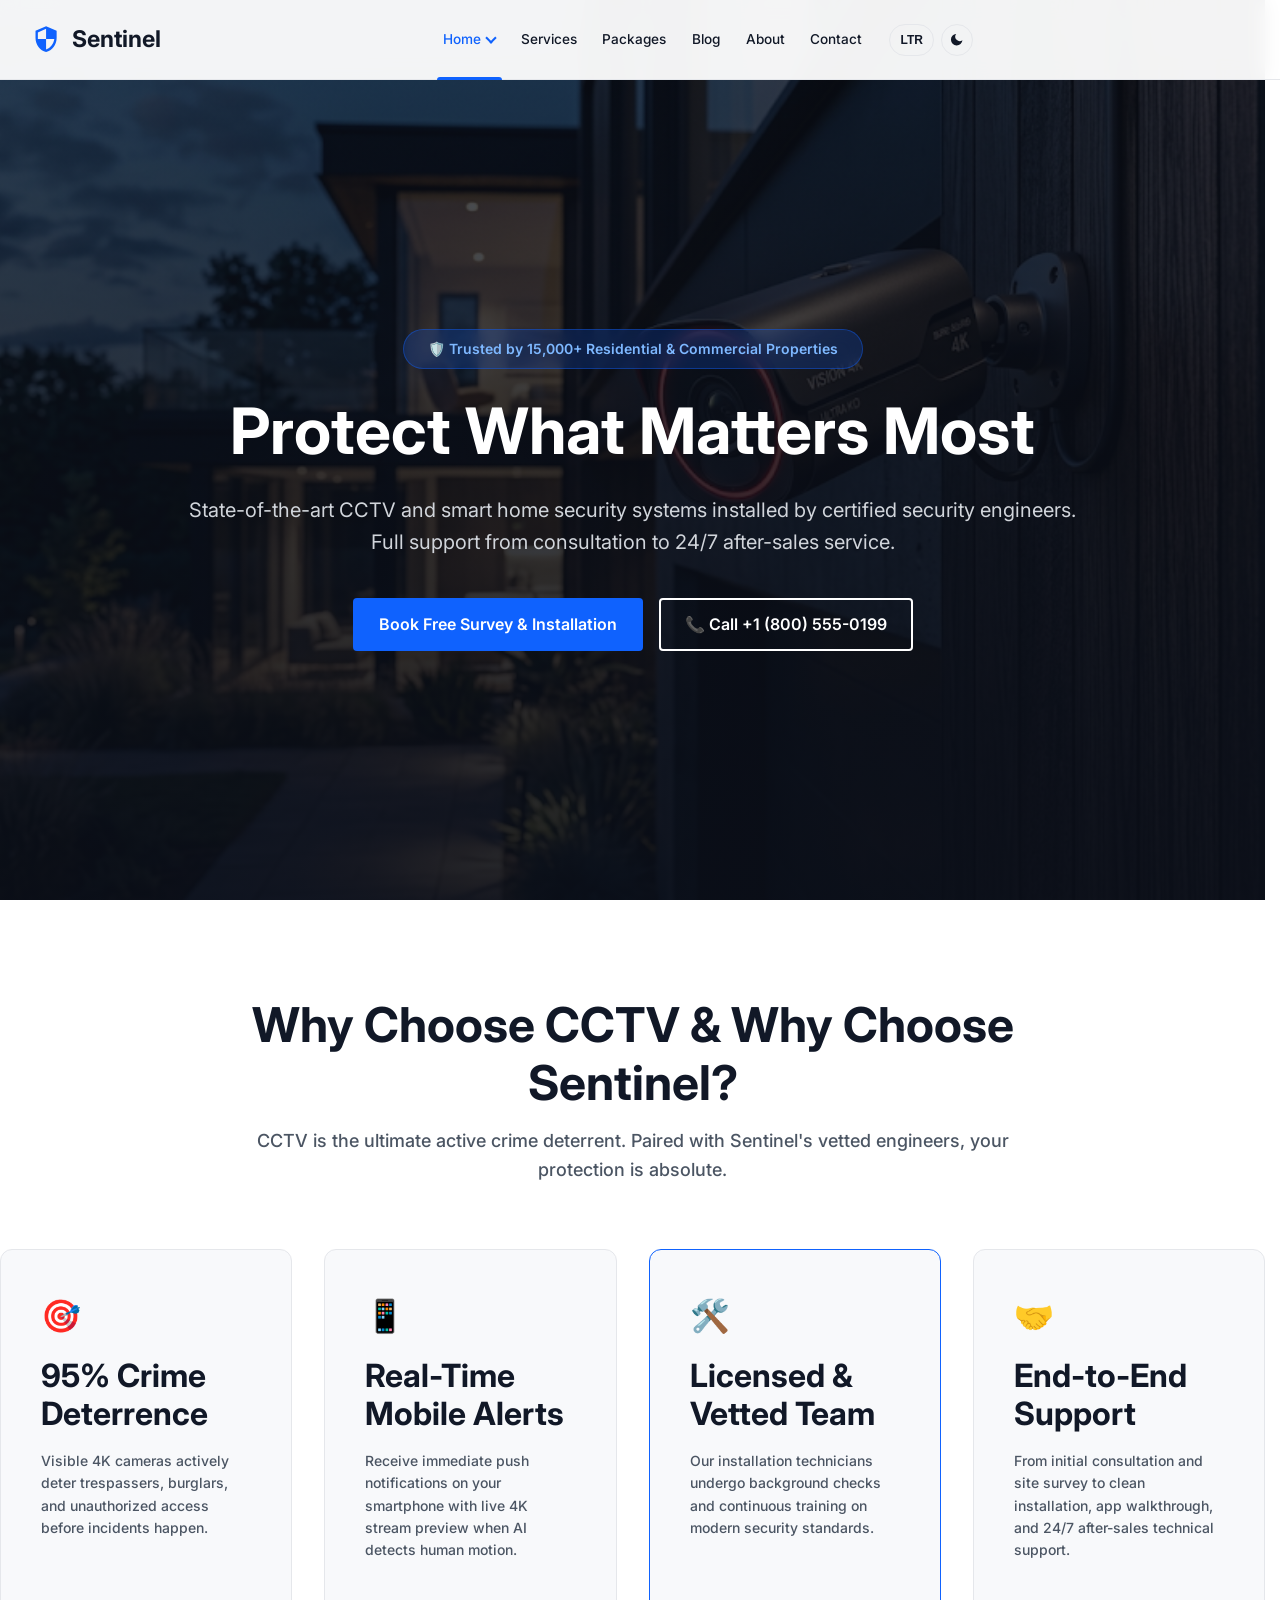
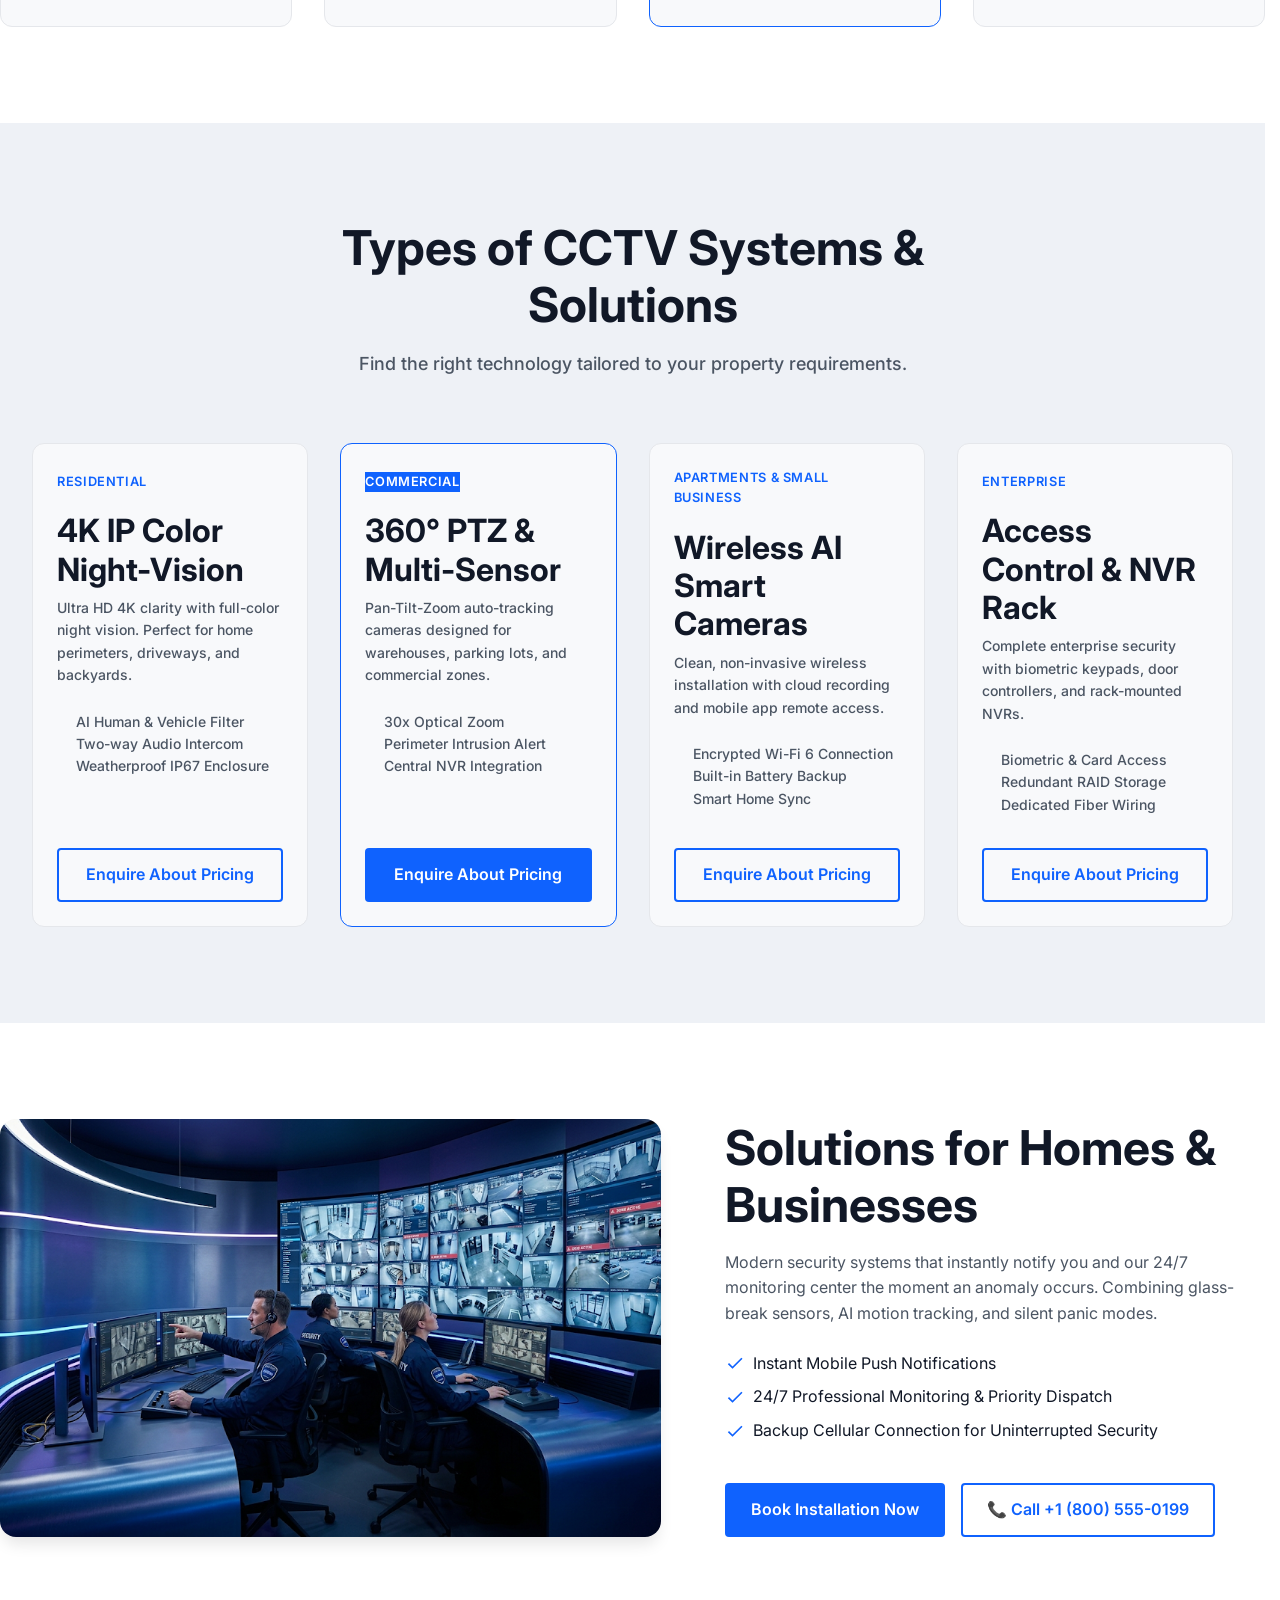
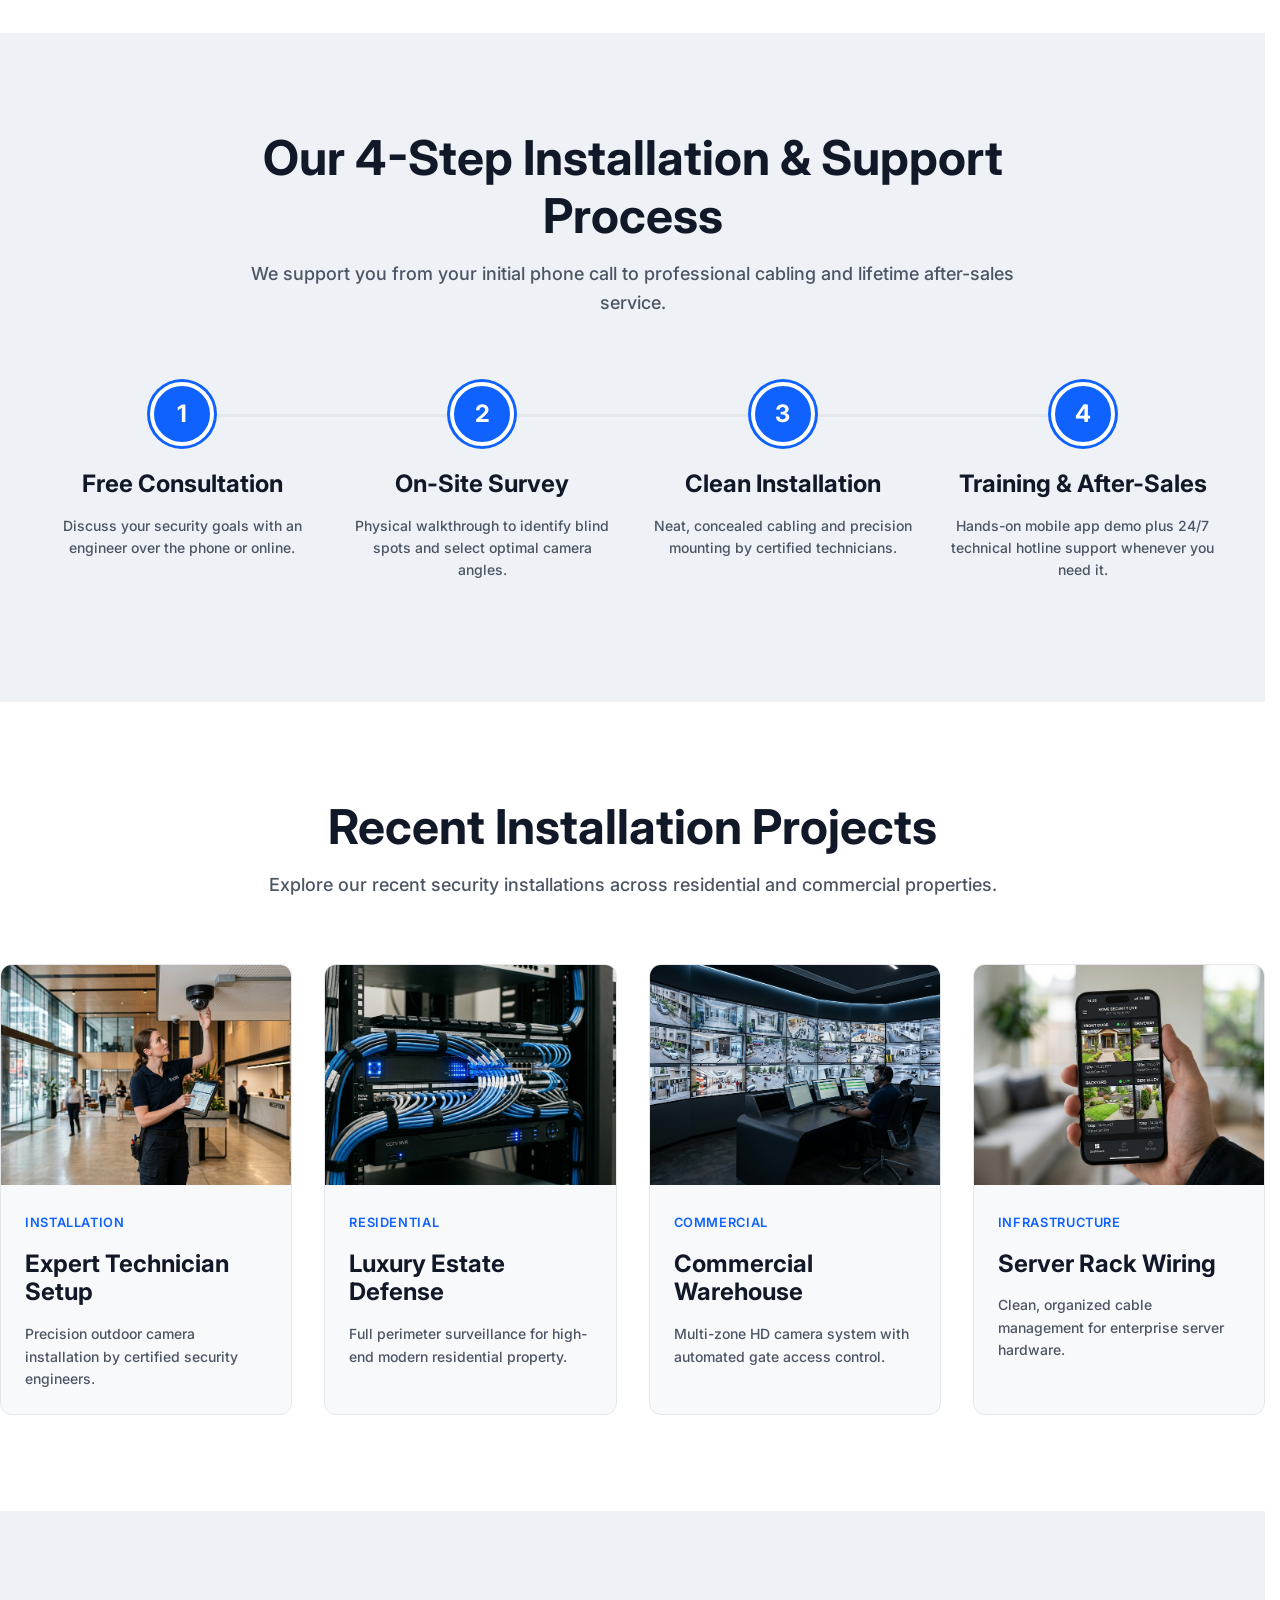
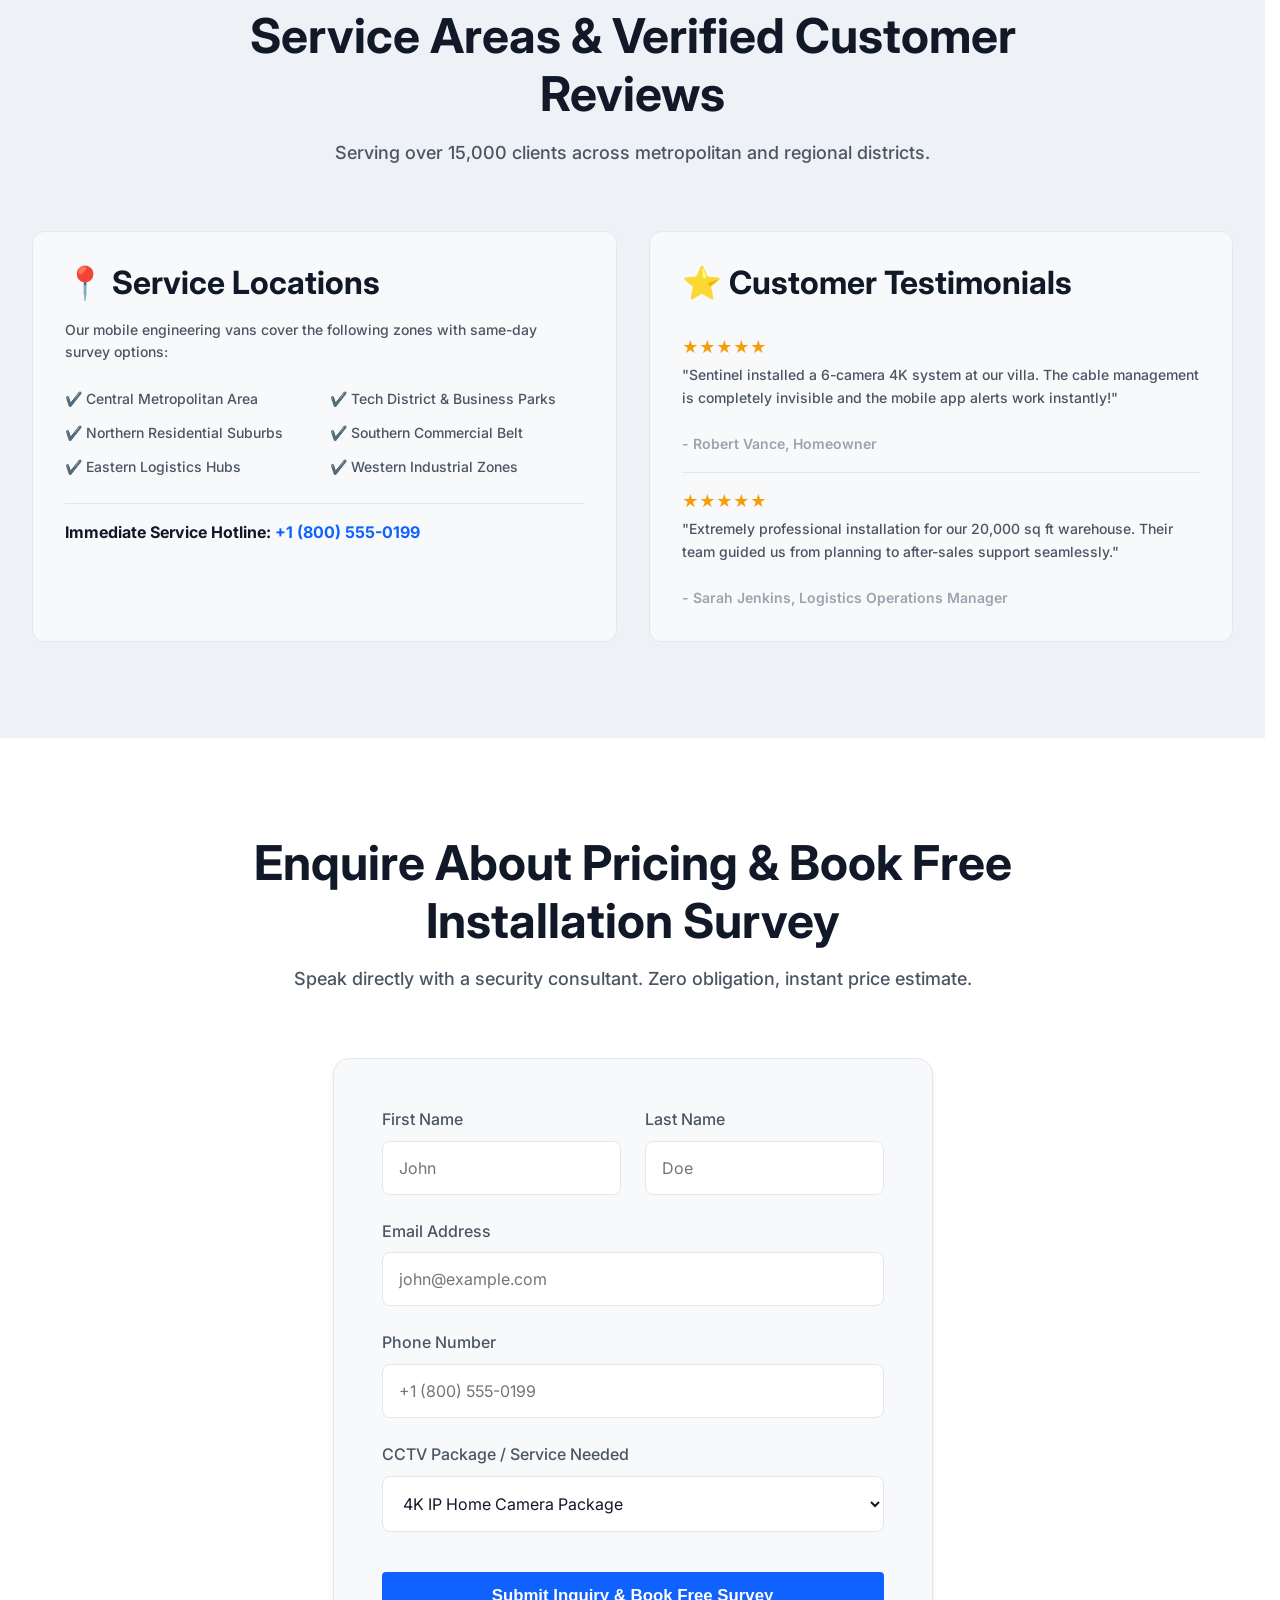
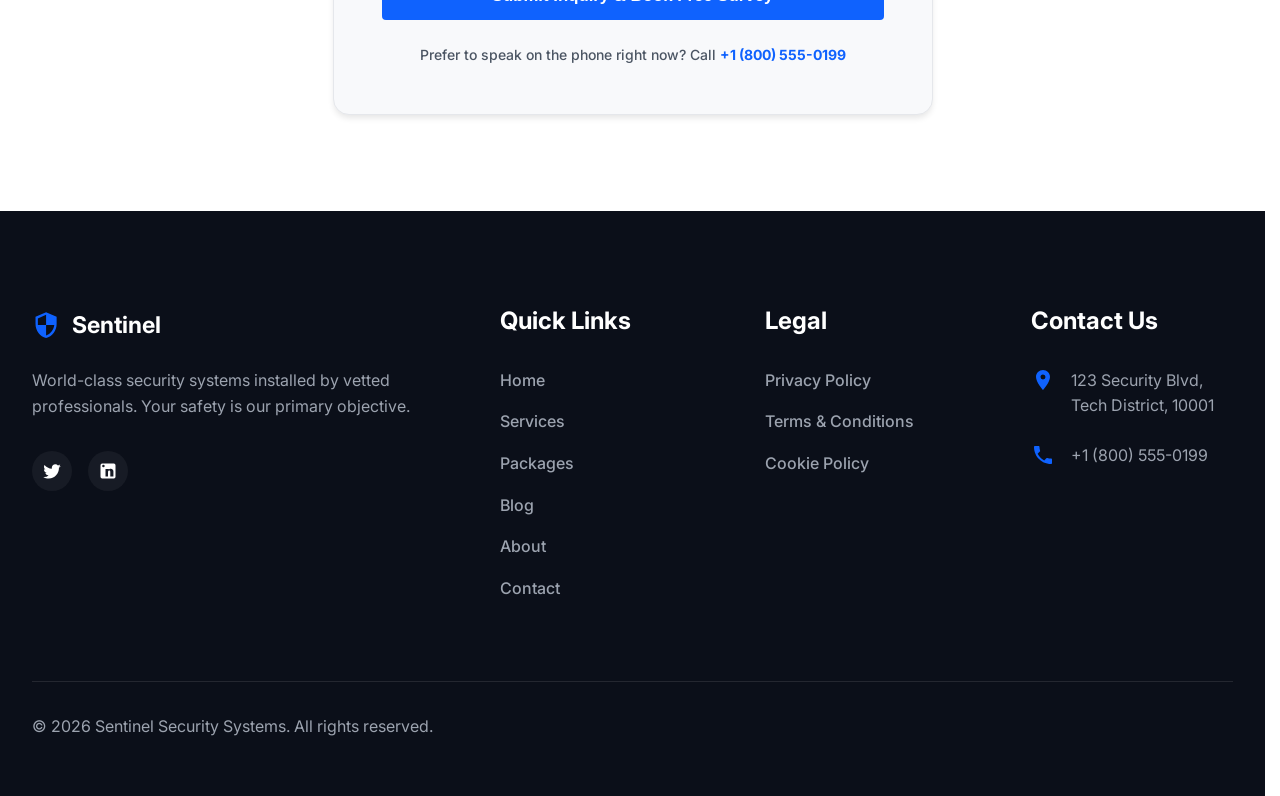
<file: index.html>
<!DOCTYPE html>
<html lang="en" dir="ltr" data-theme="dark">
<head>
  <meta charset="UTF-8">
  <meta name="viewport" content="width=device-width, initial-scale=1.0">
  <title>Sentinel | Premium Home Security & CCTV</title>
  <meta name="description" content="State-of-the-art CCTV, smart home security systems and professional installation by Sentinel Security.">
  <link rel="icon" type="image/svg+xml" href="data:image/svg+xml,<svg xmlns='http://www.w3.org/2000/svg' viewBox='0 0 24 24' fill='%230F62FE'><path d='M12 1L3 5v6c0 5.55 3.84 10.74 9 12 5.16-1.26 9-6.45 9-12V5l-9-4zm0 10.99h7c-.53 4.12-3.28 7.79-7 8.94V12H5V6.3l7-3.11v8.8z'/></svg>">
  <link rel="stylesheet" href="css/style.css">
  <link rel="stylesheet" href="css/sections.css">
</head>
<body>

  <!-- Navigation -->
  <nav class="navbar">
    <div class="container nav-container">
      <a href="index.html" class="logo">
        <svg xmlns="http://www.w3.org/2000/svg" viewBox="0 0 24 24"><path d="M12 1L3 5v6c0 5.55 3.84 10.74 9 12 5.16-1.26 9-6.45 9-12V5l-9-4zm0 10.99h7c-.53 4.12-3.28 7.79-7 8.94V12H5V6.3l7-3.11v8.8z"/></svg>
        Sentinel
      </a>
      <div class="nav-links">
        <div class="nav-item">
          <a href="#" class="nav-link active">Home</a>
          <div class="dropdown-menu">
            <a href="index.html" class="dropdown-link">Home 1</a>
            <a href="home2.html" class="dropdown-link">Home 2</a>
          </div>
        </div>
        <div class="nav-item"><a href="services.html" class="nav-link">Services</a></div>
        <div class="nav-item"><a href="packages.html" class="nav-link">Packages</a></div>
        <div class="nav-item"><a href="blog.html" class="nav-link">Blog</a></div>
        <div class="nav-item"><a href="about.html" class="nav-link">About</a></div>
        <div class="nav-item"><a href="contact.html" class="nav-link">Contact</a></div>
        <div class="nav-controls">
          <button class="toggle-text-btn dir-toggle">LTR</button>
          <button class="toggle-btn theme-toggle" aria-label="Toggle Theme">
            <svg viewBox="0 0 24 24"><path d="M21 12.79A9 9 0 1 1 11.21 3 7 7 0 0 0 21 12.79z"/></svg>
          </button>
        </div>
      </div>
      <button class="hamburger" aria-label="Menu">
        <svg viewBox="0 0 24 24"><path d="M3 18h18v-2H3v2zm0-5h18v-2H3v2zm0-7v2h18V6H3z"/></svg>
      </button>
    </div>
  </nav>

  <!-- S01: Hero Full-Screen Parallax -->
  <section class="hero" style="background-image: url('images/image.png');">
    <div class="hero-content">
      <span class="hero-badge">🛡️ Trusted by 15,000+ Residential & Commercial Properties</span>
      <h1>Protect What Matters Most</h1>
      <p>State-of-the-art CCTV and smart home security systems installed by certified security engineers. Full support from consultation to 24/7 after-sales service.</p>
      <div style="display: flex; gap: 1rem; justify-content: center; flex-wrap: wrap; margin-top: 1.5rem;">
        <a href="#booking" class="btn btn-primary">Book Free Survey & Installation</a>
        <a href="tel:+18005550199" class="btn btn-outline" style="color: #fff !important; border-color: #fff;">📞 Call +1 (800) 555-0199</a>
      </div>
    </div>
  </section>

  <!-- S01B: Why Choose CCTV & Why Choose Us -->
  <section class="section container">
    <div class="section-header">
      <h2>Why Choose CCTV & Why Choose Sentinel?</h2>
      <p class="sub-text">CCTV is the ultimate active crime deterrent. Paired with Sentinel's vetted engineers, your protection is absolute.</p>
    </div>
    <div class="grid-4">
      <div class="card">
        <div style="font-size: 2rem; margin-bottom: 1rem;">🎯</div>
        <h3 class="card-title">95% Crime Deterrence</h3>
        <p class="card-content text-small">Visible 4K cameras actively deter trespassers, burglars, and unauthorized access before incidents happen.</p>
      </div>
      <div class="card">
        <div style="font-size: 2rem; margin-bottom: 1rem;">📱</div>
        <h3 class="card-title">Real-Time Mobile Alerts</h3>
        <p class="card-content text-small">Receive immediate push notifications on your smartphone with live 4K stream preview when AI detects human motion.</p>
      </div>
      <div class="card" style="border-color: var(--primary-color);">
        <div style="font-size: 2rem; margin-bottom: 1rem;">🛠️</div>
        <h3 class="card-title">Licensed & Vetted Team</h3>
        <p class="card-content text-small">Our installation technicians undergo background checks and continuous training on modern security standards.</p>
      </div>
      <div class="card">
        <div style="font-size: 2rem; margin-bottom: 1rem;">🤝</div>
        <h3 class="card-title">End-to-End Support</h3>
        <p class="card-content text-small">From initial consultation and site survey to clean installation, app walkthrough, and 24/7 after-sales technical support.</p>
      </div>
    </div>
  </section>

  <!-- S02: Types of CCTV Systems & Solutions -->
  <section class="section" style="background: var(--surface-color-alt);">
    <div class="container">
      <div class="section-header">
        <h2>Types of CCTV Systems & Solutions</h2>
        <p class="sub-text">Find the right technology tailored to your property requirements.</p>
      </div>
      <div class="grid-4">
        <div class="card" style="background: var(--surface-color); padding: 1.5rem; display: flex; flex-direction: column; justify-content: space-between;">
          <div>
            <span class="blog-category">Residential</span>
            <h3 style="margin: 0.5rem 0;">4K IP Color Night-Vision</h3>
            <p class="text-small">Ultra HD 4K clarity with full-color night vision. Perfect for home perimeters, driveways, and backyards.</p>
            <ul class="text-small" style="margin: 1rem 0; padding-left: 1.2rem;">
              <li>AI Human & Vehicle Filter</li>
              <li>Two-way Audio Intercom</li>
              <li>Weatherproof IP67 Enclosure</li>
            </ul>
          </div>
          <a href="#booking" class="btn btn-outline" style="width: 100%; text-align: center; margin-top: 1rem;">Enquire About Pricing</a>
        </div>
        <div class="card" style="background: var(--surface-color); padding: 1.5rem; border-color: var(--primary-color); display: flex; flex-direction: column; justify-content: space-between;">
          <div>
            <span class="blog-category" style="background: var(--primary-color); color: #fff;">Commercial</span>
            <h3 style="margin: 0.5rem 0;">360° PTZ & Multi-Sensor</h3>
            <p class="text-small">Pan-Tilt-Zoom auto-tracking cameras designed for warehouses, parking lots, and commercial zones.</p>
            <ul class="text-small" style="margin: 1rem 0; padding-left: 1.2rem;">
              <li>30x Optical Zoom</li>
              <li>Perimeter Intrusion Alert</li>
              <li>Central NVR Integration</li>
            </ul>
          </div>
          <a href="#booking" class="btn btn-primary" style="width: 100%; text-align: center; margin-top: 1rem;">Enquire About Pricing</a>
        </div>
        <div class="card" style="background: var(--surface-color); padding: 1.5rem; display: flex; flex-direction: column; justify-content: space-between;">
          <div>
            <span class="blog-category">Apartments & Small Business</span>
            <h3 style="margin: 0.5rem 0;">Wireless AI Smart Cameras</h3>
            <p class="text-small">Clean, non-invasive wireless installation with cloud recording and mobile app remote access.</p>
            <ul class="text-small" style="margin: 1rem 0; padding-left: 1.2rem;">
              <li>Encrypted Wi-Fi 6 Connection</li>
              <li>Built-in Battery Backup</li>
              <li>Smart Home Sync</li>
            </ul>
          </div>
          <a href="#booking" class="btn btn-outline" style="width: 100%; text-align: center; margin-top: 1rem;">Enquire About Pricing</a>
        </div>
        <div class="card" style="background: var(--surface-color); padding: 1.5rem; display: flex; flex-direction: column; justify-content: space-between;">
          <div>
            <span class="blog-category">Enterprise</span>
            <h3 style="margin: 0.5rem 0;">Access Control & NVR Rack</h3>
            <p class="text-small">Complete enterprise security with biometric keypads, door controllers, and rack-mounted NVRs.</p>
            <ul class="text-small" style="margin: 1rem 0; padding-left: 1.2rem;">
              <li>Biometric & Card Access</li>
              <li>Redundant RAID Storage</li>
              <li>Dedicated Fiber Wiring</li>
            </ul>
          </div>
          <a href="#booking" class="btn btn-outline" style="width: 100%; text-align: center; margin-top: 1rem;">Enquire About Pricing</a>
        </div>
      </div>
    </div>
  </section>

  <!-- S03: Image-Left + Text-Right Split — Alarm Systems -->
  <section class="section container">
    <div class="split-left-img">
      <div class="split-image" style="border-radius: 16px; overflow: hidden; box-shadow: var(--shadow-lg);">
        <img src="images/image copy 4.png" alt="Biometric Access Control Keypad" style="width:100%;height:100%;object-fit:cover;display:block;min-height:400px;">
      </div>
      <div class="split-content">
        <h2>Solutions for Homes & Businesses</h2>
        <p>Modern security systems that instantly notify you and our 24/7 monitoring center the moment an anomaly occurs. Combining glass-break sensors, AI motion tracking, and silent panic modes.</p>
        <ul style="margin-bottom: 2rem;">
          <li style="margin-bottom: 0.5rem; display: flex; align-items: center; gap: 0.5rem;">
            <svg style="width:20px; fill:var(--primary-color);" viewBox="0 0 24 24"><path d="M9 16.17L4.83 12l-1.42 1.41L9 19 21 7l-1.41-1.41z"/></svg> Instant Mobile Push Notifications
          </li>
          <li style="margin-bottom: 0.5rem; display: flex; align-items: center; gap: 0.5rem;">
            <svg style="width:20px; fill:var(--primary-color);" viewBox="0 0 24 24"><path d="M9 16.17L4.83 12l-1.42 1.41L9 19 21 7l-1.41-1.41z"/></svg> 24/7 Professional Monitoring & Priority Dispatch
          </li>
          <li style="margin-bottom: 0.5rem; display: flex; align-items: center; gap: 0.5rem;">
            <svg style="width:20px; fill:var(--primary-color);" viewBox="0 0 24 24"><path d="M9 16.17L4.83 12l-1.42 1.41L9 19 21 7l-1.41-1.41z"/></svg> Backup Cellular Connection for Uninterrupted Security
          </li>
        </ul>
        <div style="display: flex; gap: 1rem; flex-wrap: wrap;">
          <a href="#booking" class="btn btn-primary">Book Installation Now</a>
          <a href="tel:+18005550199" class="btn btn-outline">📞 Call +1 (800) 555-0199</a>
        </div>
      </div>
    </div>
  </section>

  <!-- S04: Horizontal Numbered Timeline — Installation Process -->
  <section class="section" style="background: var(--surface-color-alt);">
    <div class="container">
      <div class="section-header">
        <h2>Our 4-Step Installation & Support Process</h2>
        <p class="sub-text">We support you from your initial phone call to professional cabling and lifetime after-sales service.</p>
      </div>
      <div class="timeline-h">
        <div class="timeline-step">
          <div class="timeline-num">1</div>
          <h4>Free Consultation</h4>
          <p class="text-small">Discuss your security goals with an engineer over the phone or online.</p>
        </div>
        <div class="timeline-step">
          <div class="timeline-num">2</div>
          <h4>On-Site Survey</h4>
          <p class="text-small">Physical walkthrough to identify blind spots and select optimal camera angles.</p>
        </div>
        <div class="timeline-step">
          <div class="timeline-num">3</div>
          <h4>Clean Installation</h4>
          <p class="text-small">Neat, concealed cabling and precision mounting by certified technicians.</p>
        </div>
        <div class="timeline-step">
          <div class="timeline-num">4</div>
          <h4>Training & After-Sales</h4>
          <p class="text-small">Hands-on mobile app demo plus 24/7 technical hotline support whenever you need it.</p>
        </div>
      </div>
    </div>
  </section>

  <!-- S05B: Showcase Gallery — Installation Projects & Protection -->
  <section class="section container">
    <div class="section-header">
      <h2>Recent Installation Projects</h2>
      <p class="sub-text">Explore our recent security installations across residential and commercial properties.</p>
    </div>
    <div class="grid-4">
      <div class="card" style="padding: 0; overflow: hidden;">
        <img src="images/image copy 6.png" alt="Certified CCTV Technician at Work" style="width: 100%; height: 220px; object-fit: cover;">
        <div style="padding: 1.5rem;">
          <span class="blog-category">Installation</span>
          <h4 style="margin-top: 0.25rem;">Expert Technician Setup</h4>
          <p class="text-small" style="margin: 0.5rem 0 0;">Precision outdoor camera installation by certified security engineers.</p>
        </div>
      </div>
      <div class="card" style="padding: 0; overflow: hidden;">
        <img src="images/image copy 7.png" alt="Secured Luxury Residential Villa" style="width: 100%; height: 220px; object-fit: cover;">
        <div style="padding: 1.5rem;">
          <span class="blog-category">Residential</span>
          <h4 style="margin-top: 0.25rem;">Luxury Estate Defense</h4>
          <p class="text-small" style="margin: 0.5rem 0 0;">Full perimeter surveillance for high-end modern residential property.</p>
        </div>
      </div>
      <div class="card" style="padding: 0; overflow: hidden;">
        <img src="images/image copy 8.png" alt="Secured Commercial Logistics Facility" style="width: 100%; height: 220px; object-fit: cover;">
        <div style="padding: 1.5rem;">
          <span class="blog-category">Commercial</span>
          <h4 style="margin-top: 0.25rem;">Commercial Warehouse</h4>
          <p class="text-small" style="margin: 0.5rem 0 0;">Multi-zone HD camera system with automated gate access control.</p>
        </div>
      </div>
      <div class="card" style="padding: 0; overflow: hidden;">
        <img src="images/image copy 9.png" alt="Clean Cable NVR Installation" style="width: 100%; height: 220px; object-fit: cover;">
        <div style="padding: 1.5rem;">
          <span class="blog-category">Infrastructure</span>
          <h4 style="margin-top: 0.25rem;">Server Rack Wiring</h4>
          <p class="text-small" style="margin: 0.5rem 0 0;">Clean, organized cable management for enterprise server hardware.</p>
        </div>
      </div>
    </div>
  </section>

  <!-- Service Areas & Reviews -->
  <section class="section" style="background: var(--surface-color-alt);">
    <div class="container">
      <div class="section-header">
        <h2>Service Areas & Verified Customer Reviews</h2>
        <p class="sub-text">Serving over 15,000 clients across metropolitan and regional districts.</p>
      </div>
      <div class="grid-2" style="gap: 2rem;">
        <!-- Service Locations -->
        <div class="card" style="padding: 2rem; background: var(--surface-color);">
          <h3>📍 Service Locations</h3>
          <p class="text-small" style="margin-bottom: 1.5rem;">Our mobile engineering vans cover the following zones with same-day survey options:</p>
          <div style="display: grid; grid-template-columns: 1fr 1fr; gap: 0.75rem;" class="text-small">
            <div>✔️ Central Metropolitan Area</div>
            <div>✔️ Tech District & Business Parks</div>
            <div>✔️ Northern Residential Suburbs</div>
            <div>✔️ Southern Commercial Belt</div>
            <div>✔️ Eastern Logistics Hubs</div>
            <div>✔️ Western Industrial Zones</div>
          </div>
          <div style="margin-top: 1.5rem; padding-top: 1rem; border-top: 1px solid var(--border-color);">
            <strong>Immediate Service Hotline:</strong> <a href="tel:+18005550199" style="color: var(--primary-color); font-weight: 700;">+1 (800) 555-0199</a>
          </div>
        </div>

        <!-- Customer Reviews -->
        <div class="card" style="padding: 2rem; background: var(--surface-color);">
          <h3>⭐ Customer Testimonials</h3>
          <div style="margin-top: 1rem;">
            <div style="margin-bottom: 1rem; padding-bottom: 1rem; border-bottom: 1px solid var(--border-color);">
              <div style="color: #F59E0B; margin-bottom: 0.25rem;">★★★★★</div>
              <p class="text-small">"Sentinel installed a 6-camera 4K system at our villa. The cable management is completely invisible and the mobile app alerts work instantly!"</p>
              <div class="text-small" style="font-weight: 600; color: var(--text-muted);">- Robert Vance, Homeowner</div>
            </div>
            <div>
              <div style="color: #F59E0B; margin-bottom: 0.25rem;">★★★★★</div>
              <p class="text-small">"Extremely professional installation for our 20,000 sq ft warehouse. Their team guided us from planning to after-sales support seamlessly."</p>
              <div class="text-small" style="font-weight: 600; color: var(--text-muted);">- Sarah Jenkins, Logistics Operations Manager</div>
            </div>
          </div>
        </div>
      </div>
    </div>
  </section>

  <!-- S06: Centered Form Card — Booking -->
  <section id="booking" class="section container">
    <div class="section-header">
      <h2>Enquire About Pricing & Book Free Installation Survey</h2>
      <p class="sub-text">Speak directly with a security consultant. Zero obligation, instant price estimate.</p>
    </div>
    <div style="max-width: 600px; margin: 0 auto; background: var(--surface-color); padding: 3rem; border-radius: 16px; border: 1px solid var(--border-color); box-shadow: var(--shadow-md);">
      <form>
        <div class="grid-2" style="gap: 1.5rem; margin-bottom: 1.5rem;">
          <div>
            <label>First Name</label>
            <input type="text" class="form-control" placeholder="John" required>
          </div>
          <div>
            <label>Last Name</label>
            <input type="text" class="form-control" placeholder="Doe" required>
          </div>
        </div>
        <div class="form-group">
          <label>Email Address</label>
          <input type="email" class="form-control" placeholder="john@example.com" required>
        </div>
        <div class="form-group">
          <label>Phone Number</label>
          <input type="tel" class="form-control" placeholder="+1 (800) 555-0199" required>
        </div>
        <div class="form-group">
          <label>CCTV Package / Service Needed</label>
          <select class="form-control">
            <option>4K IP Home Camera Package</option>
            <option>Commercial Multi-Camera & PTZ System</option>
            <option>Wireless Smart Alarm & Video Doorbell</option>
            <option>Enterprise Access Control & NVR Rack</option>
            <option>System Maintenance & Upgrade</option>
          </select>
        </div>
        <button type="submit" class="btn btn-primary" style="width: 100%; margin-top: 1rem; font-size: 1.05rem;">Submit Inquiry & Book Free Survey</button>
      </form>
      <div style="text-align: center; margin-top: 1.5rem;" class="text-small">
        Prefer to speak on the phone right now? Call <a href="tel:+18005550199" style="color: var(--primary-color); font-weight:700;">+1 (800) 555-0199</a>
      </div>
    </div>
  </section>

  <!-- Footer -->
  <footer class="footer">
    <div class="container">
      <div class="footer-grid">
        <div>
          <a href="index.html" class="logo footer-logo">
            <svg xmlns="http://www.w3.org/2000/svg" viewBox="0 0 24 24"><path d="M12 1L3 5v6c0 5.55 3.84 10.74 9 12 5.16-1.26 9-6.45 9-12V5l-9-4zm0 10.99h7c-.53 4.12-3.28 7.79-7 8.94V12H5V6.3l7-3.11v8.8z"/></svg>
            Sentinel
          </a>
          <p style="margin-bottom: 2rem;">World-class security systems installed by vetted professionals. Your safety is our primary objective.</p>
          <div class="social-links">
            <a href="#" aria-label="Twitter"><svg viewBox="0 0 24 24"><path d="M22.46 6c-.77.35-1.6.58-2.46.69.88-.53 1.56-1.37 1.88-2.38-.83.5-1.75.85-2.72 1.05C18.37 4.5 17.26 4 16 4c-2.35 0-4.27 1.92-4.27 4.29 0 .34.04.67.11.98C8.28 9.09 5.11 7.38 3 4.79c-.37.63-.58 1.37-.58 2.15 0 1.49.75 2.81 1.91 3.56-.71 0-1.37-.2-1.95-.5v.05c0 2.08 1.48 3.82 3.44 4.21a4.22 4.22 0 0 1-1.93.07 4.28 4.28 0 0 0 4 2.98 8.521 8.521 0 0 1-5.33 1.84c-.34 0-.68-.02-1.02-.06C3.44 20.29 5.7 21 8.12 21 16 21 20.33 14.46 20.33 8.79c0-.19 0-.37-.01-.56.84-.6 1.56-1.36 2.14-2.23z"/></svg></a>
            <a href="#" aria-label="LinkedIn"><svg viewBox="0 0 24 24"><path d="M19 3a2 2 0 0 1 2 2v14a2 2 0 0 1-2 2H5a2 2 0 0 1-2-2V5a2 2 0 0 1 2-2h14m-.5 15.5v-5.3a3.26 3.26 0 0 0-3.16-3.8c-1.1 0-1.8.57-2.33 1.15v-1H9v9h3v-5.5a1.5 1.5 0 0 1 1.5-1.5c.67 0 1.25.5 1.25 1.5v5.5h3.25M6.5 7.5a1.5 1.5 0 1 0 0-3 1.5 1.5 0 0 0 0 3m1.5 11H5v-9h3v9z"/></svg></a>
          </div>
        </div>
        <div>
          <h4>Quick Links</h4>
          <ul class="footer-links">
            <li><a href="index.html">Home</a></li>
            <li><a href="services.html">Services</a></li>
            <li><a href="packages.html">Packages</a></li>
            <li><a href="blog.html">Blog</a></li>
            <li><a href="about.html">About</a></li>
            <li><a href="contact.html">Contact</a></li>
          </ul>
        </div>
        <div>
          <h4>Legal</h4>
          <ul class="footer-links">
            <li><a href="#">Privacy Policy</a></li>
            <li><a href="#">Terms & Conditions</a></li>
            <li><a href="#">Cookie Policy</a></li>
          </ul>
        </div>
        <div>
          <h4>Contact Us</h4>
          <ul class="footer-contact">
            <li>
              <svg viewBox="0 0 24 24"><path d="M12 2C8.13 2 5 5.13 5 9c0 5.25 7 13 7 13s7-7.75 7-13c0-3.87-3.13-7-7-7zm0 9.5a2.5 2.5 0 0 1 0-5 2.5 2.5 0 0 1 0 5z"/></svg>
              <span>123 Security Blvd,<br>Tech District, 10001</span>
            </li>
            <li>
              <svg viewBox="0 0 24 24"><path d="M6.62 10.79c1.44 2.83 3.76 5.14 6.59 6.59l2.2-2.2c.27-.27.67-.36 1.02-.24 1.12.37 2.33.57 3.57.57.55 0 1 .45 1 1V20c0 .55-.45 1-1 1-9.39 0-17-7.61-17-17 0-.55.45-1 1-1h3.5c.55 0 1 .45 1 1 0 1.25.2 2.45.57 3.57.11.35.03.74-.25 1.02l-2.2 2.2z"/></svg>
              <span>+1 (800) 555-0199</span>
            </li>
          </ul>
        </div>
      </div>
      <div class="footer-bottom">
        <p>&copy; 2026 Sentinel Security Systems. All rights reserved.</p>
      </div>
    </div>
  </footer>

  <script src="js/main.js"></script>
</body>
</html>
</file>
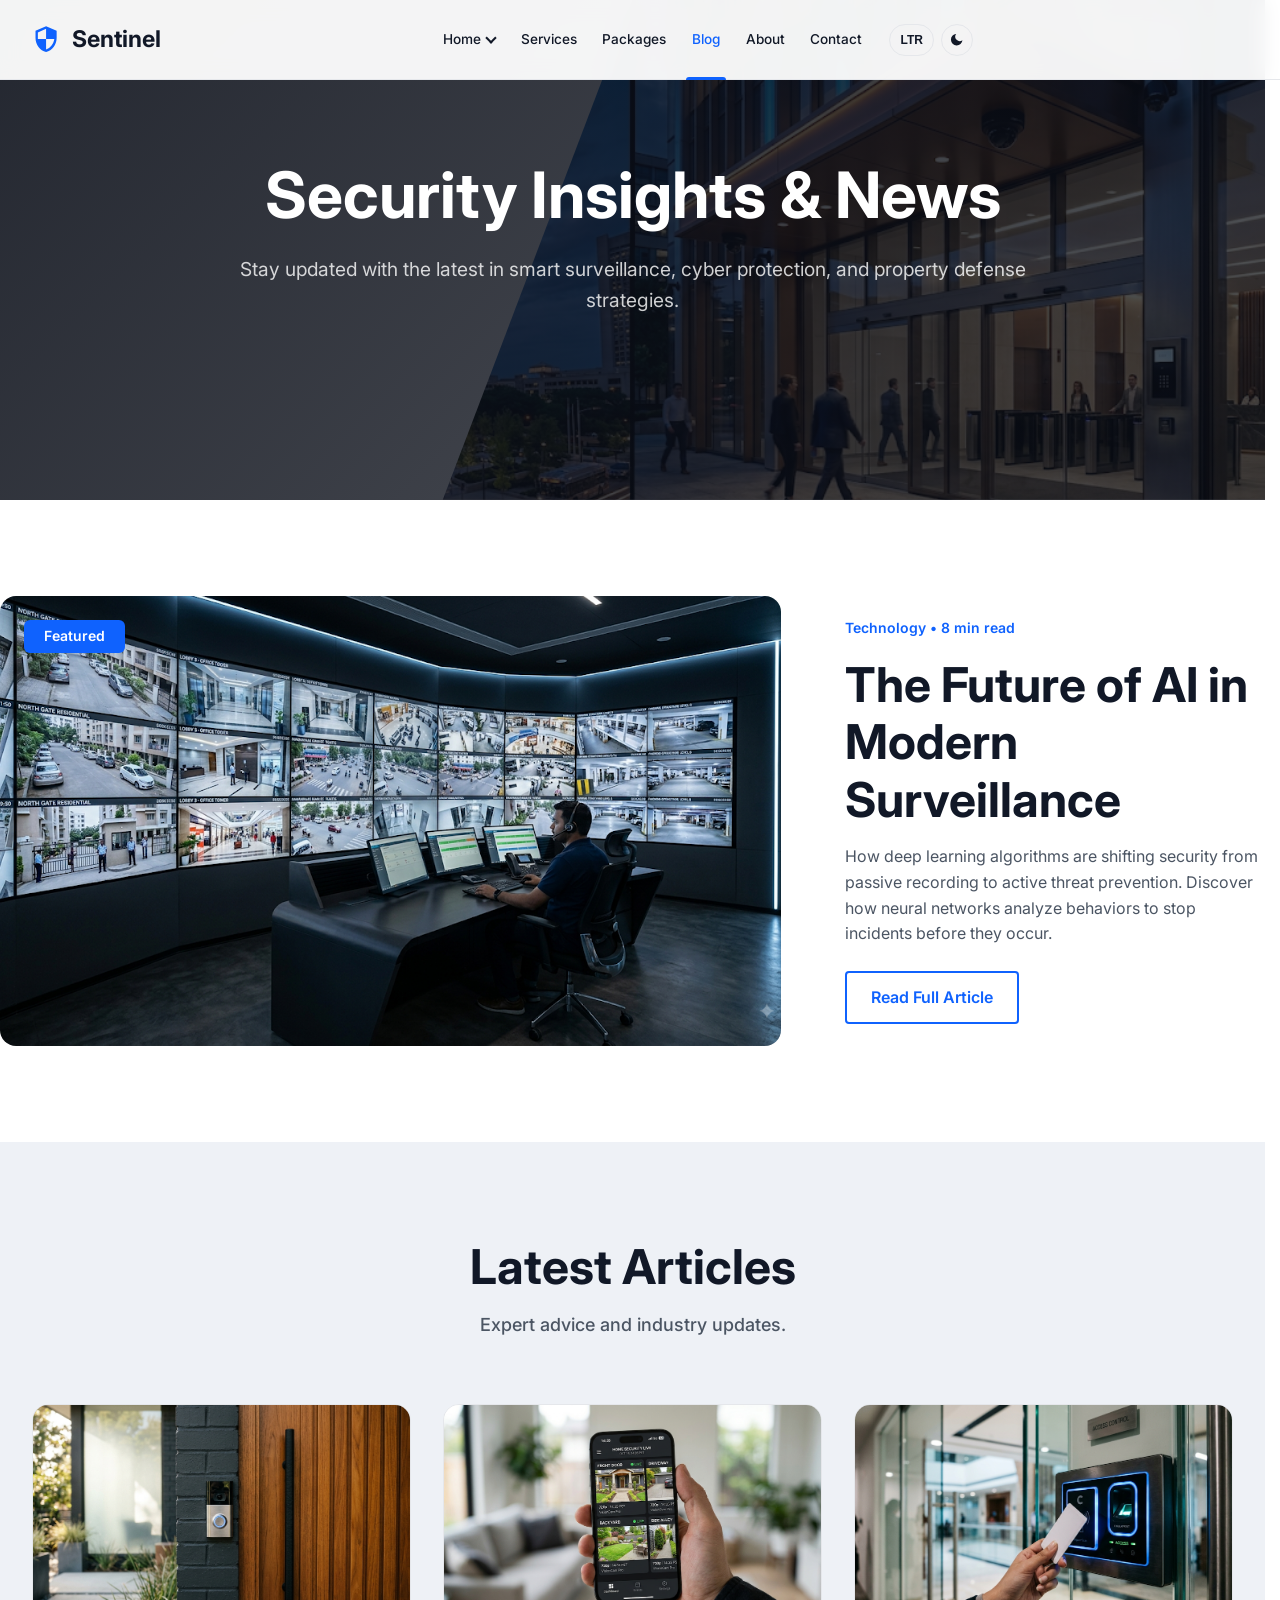
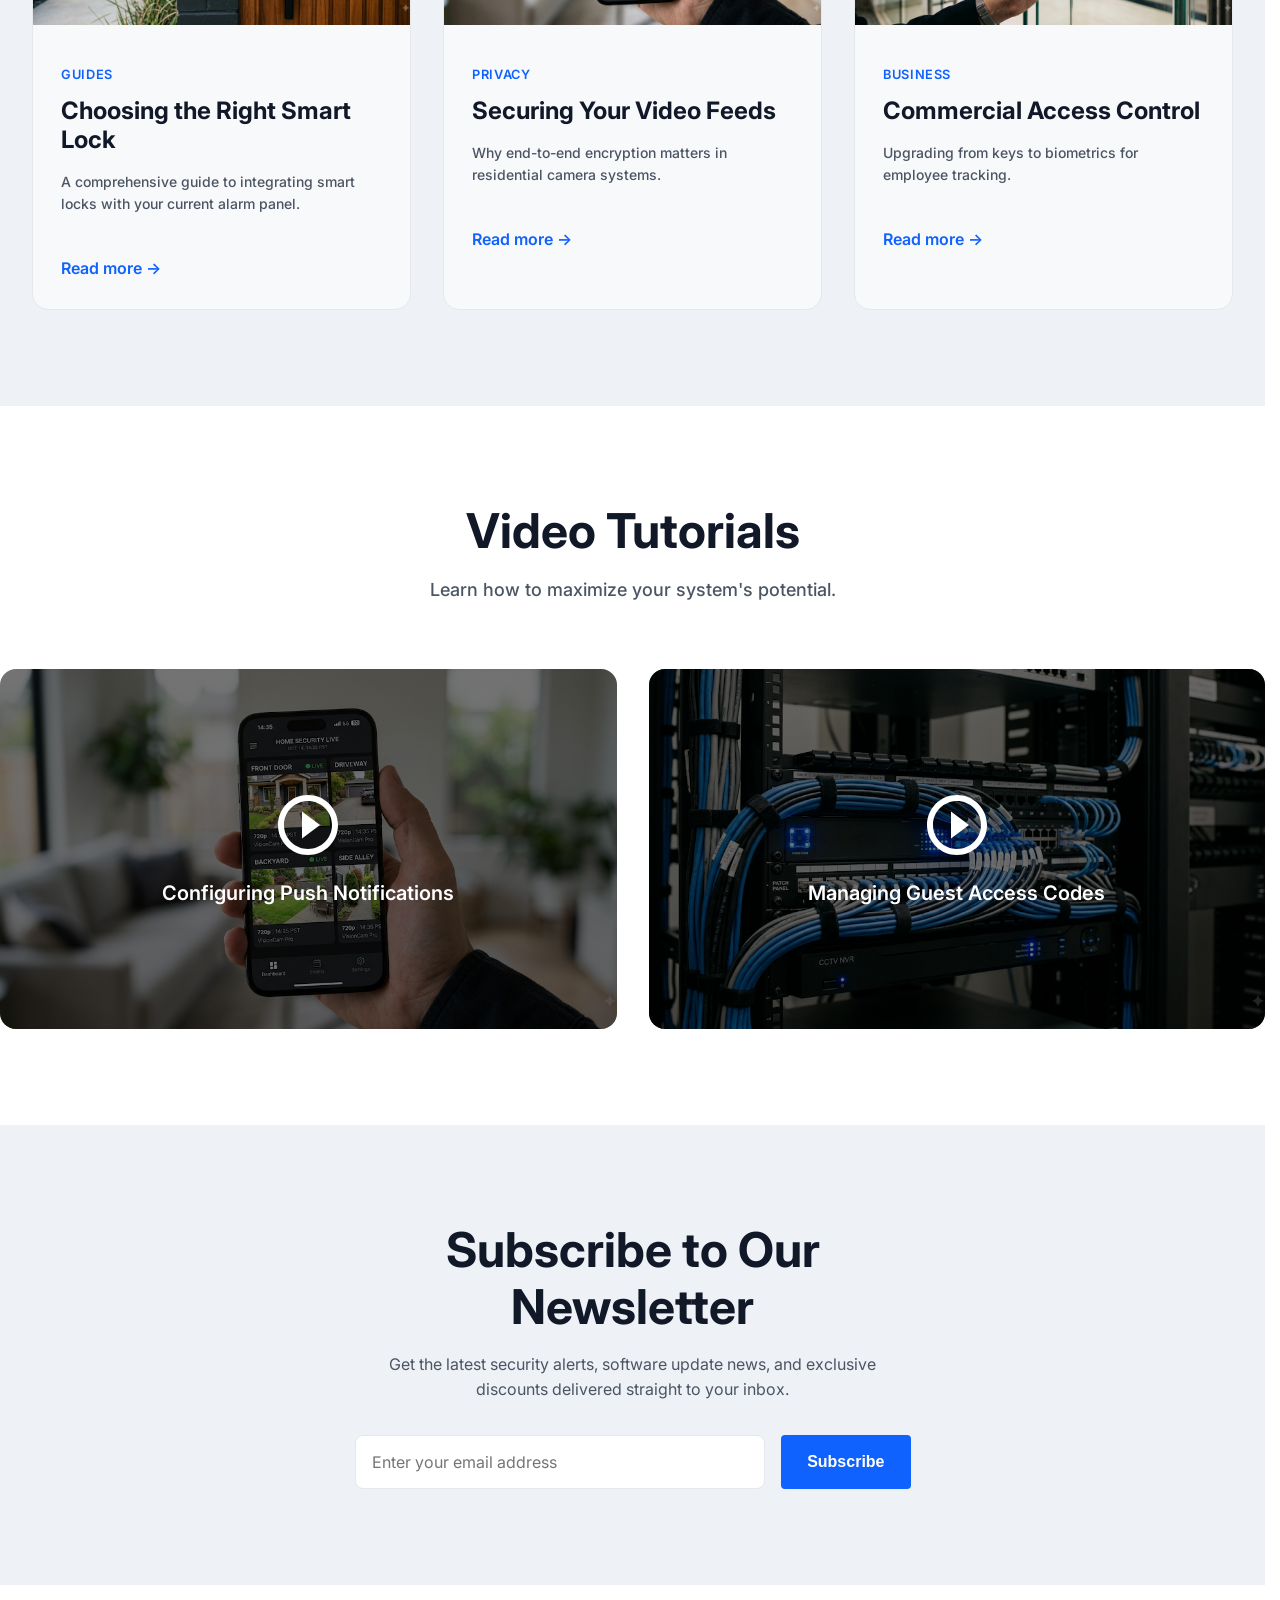
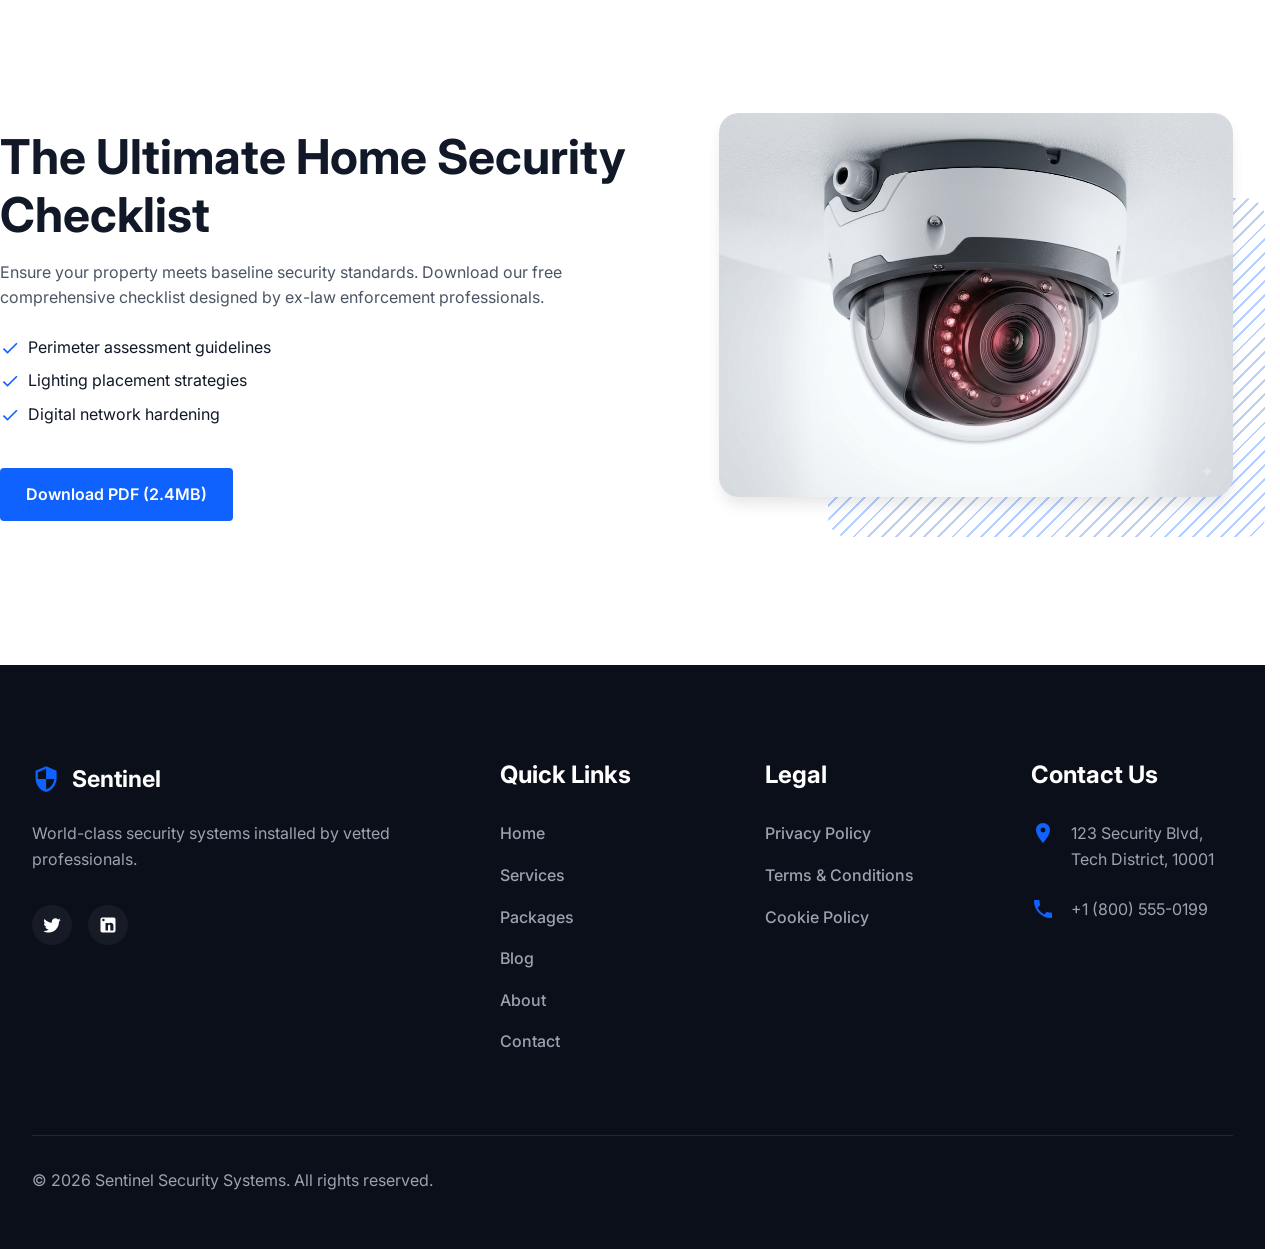
<file: blog.html>
<!DOCTYPE html>
<html lang="en" dir="ltr" data-theme="dark">
<head>
  <meta charset="UTF-8">
  <meta name="viewport" content="width=device-width, initial-scale=1.0">
  <title>Blog | Sentinel Premium Security</title>
  <meta name="description" content="Security insights, news, and guides from Sentinel.">
  <link rel="icon" type="image/svg+xml" href="data:image/svg+xml,<svg xmlns='http://www.w3.org/2000/svg' viewBox='0 0 24 24' fill='%230F62FE'><path d='M12 1L3 5v6c0 5.55 3.84 10.74 9 12 5.16-1.26 9-6.45 9-12V5l-9-4zm0 10.99h7c-.53 4.12-3.28 7.79-7 8.94V12H5V6.3l7-3.11v8.8z'/></svg>">
  <link rel="stylesheet" href="css/style.css">
  <link rel="stylesheet" href="css/sections.css">
</head>
<body>
  <!-- Navigation -->
  <nav class="navbar">
    <div class="container nav-container">
      <a href="index.html" class="logo"><svg xmlns="http://www.w3.org/2000/svg" viewBox="0 0 24 24"><path d="M12 1L3 5v6c0 5.55 3.84 10.74 9 12 5.16-1.26 9-6.45 9-12V5l-9-4zm0 10.99h7c-.53 4.12-3.28 7.79-7 8.94V12H5V6.3l7-3.11v8.8z"/></svg> Sentinel</a>
      <div class="nav-links">
        <div class="nav-item">
          <a href="#" class="nav-link">Home</a>
          <div class="dropdown-menu">
            <a href="index.html" class="dropdown-link">Home 1</a>
            <a href="home2.html" class="dropdown-link">Home 2</a>
          </div>
        </div>
        <div class="nav-item"><a href="services.html" class="nav-link">Services</a></div>
        <div class="nav-item"><a href="packages.html" class="nav-link">Packages</a></div>
        <div class="nav-item"><a href="blog.html" class="nav-link active">Blog</a></div>
        <div class="nav-item"><a href="about.html" class="nav-link">About</a></div>
        <div class="nav-item"><a href="contact.html" class="nav-link">Contact</a></div>
        <div class="nav-controls"><button class="toggle-text-btn dir-toggle">LTR</button><button class="toggle-btn theme-toggle" aria-label="Toggle Theme"><svg viewBox="0 0 24 24"><path d="M21 12.79A9 9 0 1 1 11.21 3 7 7 0 0 0 21 12.79z"/></svg></button></div>
      </div>
      <button class="hamburger" aria-label="Menu"><svg viewBox="0 0 24 24"><path d="M3 18h18v-2H3v2zm0-5h18v-2H3v2zm0-7v2h18V6H3z"/></svg></button>
    </div>
  </nav>

  <!-- S25: Hero Diagonal Split -->
  <section class="hero-diagonal">
    <div class="hero-diagonal-bg" style="background-image: url('images/image copy 2.png');"></div>
    <div class="hero-diagonal-overlay"></div>
    <div class="container" style="position: relative; z-index: 2;">
      <div class="hero-diagonal-content">
        <h1>Security Insights & News</h1>
        <p>Stay updated with the latest in smart surveillance, cyber protection, and property defense strategies.</p>
      </div>
    </div>
  </section>

  <!-- S26: Featured Article Large -->
  <section class="section container">
    <div class="featured-article">
      <div class="featured-article-img">
        <span class="featured-tag">Featured</span>
        <img src="images/image copy 8.png" alt="24/7 AI Security Command Room">
      </div>
      <div class="split-content">
        <div class="article-meta">Technology &bull; 8 min read</div>
        <h2>The Future of AI in Modern Surveillance</h2>
        <p>How deep learning algorithms are shifting security from passive recording to active threat prevention. Discover how neural networks analyze behaviors to stop incidents before they occur.</p>
        <div><a href="#" class="btn btn-outline">Read Full Article</a></div>
      </div>
    </div>
  </section>

  <!-- S27: 3-Col Blog Cards -->
  <section class="section" style="background: var(--surface-color-alt);">
    <div class="container">
      <div class="section-header">
        <h2>Latest Articles</h2>
        <p class="sub-text">Expert advice and industry updates.</p>
      </div>
      <div class="blog-grid">
        <div class="blog-card">
          <img src="images/image copy 12.png" alt="Smart Video Doorbell">
          <div class="blog-card-body">
            <span class="blog-category">Guides</span>
            <h4>Choosing the Right Smart Lock</h4>
            <p class="text-small">A comprehensive guide to integrating smart locks with your current alarm panel.</p>
            <a href="#" class="card-link" style="text-align: left; margin-top: 1rem; display: inline-block;">Read more &rarr;</a>
          </div>
        </div>
        <div class="blog-card">
          <img src="images/image copy 9.png" alt="Smartphone Mobile Security App">
          <div class="blog-card-body">
            <span class="blog-category">Privacy</span>
            <h4>Securing Your Video Feeds</h4>
            <p class="text-small">Why end-to-end encryption matters in residential camera systems.</p>
            <a href="#" class="card-link" style="text-align: left; margin-top: 1rem; display: inline-block;">Read more &rarr;</a>
          </div>
        </div>
        <div class="blog-card">
          <img src="images/image copy 16.png" alt="Biometric Access Control Keypad">
          <div class="blog-card-body">
            <span class="blog-category">Business</span>
            <h4>Commercial Access Control</h4>
            <p class="text-small">Upgrading from keys to biometrics for employee tracking.</p>
            <a href="#" class="card-link" style="text-align: left; margin-top: 1rem; display: inline-block;">Read more &rarr;</a>
          </div>
        </div>
      </div>
    </div>
  </section>

  <!-- S28: 2-Col Video Overlay Cards -->
  <section class="section container">
    <div class="section-header">
      <h2>Video Tutorials</h2>
      <p class="sub-text">Learn how to maximize your system's potential.</p>
    </div>
    <div class="video-grid">
      <div class="video-card">
        <img src="images/image copy 9.png" alt="Smartphone App Setup">
        <div class="video-overlay">
          <svg class="play-icon" viewBox="0 0 24 24"><path d="M10 16.5l6-4.5-6-4.5v9zM12 2C6.48 2 2 6.48 2 12s4.48 10 10 10 10-4.48 10-10S17.52 2 12 2zm0 18c-4.41 0-8-3.59-8-8s3.59-8 8-8 8 3.59 8 8-3.59 8-8 8z"/></svg>
          <div class="video-title">Configuring Push Notifications</div>
        </div>
      </div>
      <div class="video-card">
        <img src="images/image copy 7.png" alt="NVR Cabling Setup">
        <div class="video-overlay">
          <svg class="play-icon" viewBox="0 0 24 24"><path d="M10 16.5l6-4.5-6-4.5v9zM12 2C6.48 2 2 6.48 2 12s4.48 10 10 10 10-4.48 10-10S17.52 2 12 2zm0 18c-4.41 0-8-3.59-8-8s3.59-8 8-8 8 3.59 8 8-3.59 8-8 8z"/></svg>
          <div class="video-title">Managing Guest Access Codes</div>
        </div>
      </div>
    </div>
  </section>

  <!-- S29: Centered Newsletter Form -->
  <section class="section" style="background: var(--surface-color-alt);">
    <div class="container newsletter-box">
      <h2>Subscribe to Our Newsletter</h2>
      <p style="margin-bottom: 2rem;">Get the latest security alerts, software update news, and exclusive discounts delivered straight to your inbox.</p>
      <form class="newsletter-form">
        <input type="email" class="form-control" placeholder="Enter your email address" required>
        <button type="submit" class="btn btn-primary">Subscribe</button>
      </form>
    </div>
  </section>

  <!-- S30: Checklist Download Split -->
  <!-- S29: Download/Checklist Feature -->
  <section class="section container">
    <div class="checklist-staggered">
      <div class="split-content">
        <h2>The Ultimate Home Security Checklist</h2>
        <p>Ensure your property meets baseline security standards. Download our free comprehensive checklist designed by ex-law enforcement professionals.</p>
        <ul style="margin-bottom: 2rem;">
          <li style="margin-bottom: 0.5rem; display: flex; align-items: center; gap: 0.5rem;">
            <svg style="width:20px; fill:var(--primary-color);" viewBox="0 0 24 24"><path d="M9 16.17L4.83 12l-1.42 1.41L9 19 21 7l-1.41-1.41z"/></svg> Perimeter assessment guidelines
          </li>
          <li style="margin-bottom: 0.5rem; display: flex; align-items: center; gap: 0.5rem;">
            <svg style="width:20px; fill:var(--primary-color);" viewBox="0 0 24 24"><path d="M9 16.17L4.83 12l-1.42 1.41L9 19 21 7l-1.41-1.41z"/></svg> Lighting placement strategies
          </li>
          <li style="margin-bottom: 0.5rem; display: flex; align-items: center; gap: 0.5rem;">
            <svg style="width:20px; fill:var(--primary-color);" viewBox="0 0 24 24"><path d="M9 16.17L4.83 12l-1.42 1.41L9 19 21 7l-1.41-1.41z"/></svg> Digital network hardening
          </li>
        </ul>
        <div><a href="#" class="btn btn-primary">Download PDF (2.4MB)</a></div>
      </div>
      <div class="checklist-staggered-img">
        <img src="images/image copy 10.png" alt="4K Dome Security Camera Checklist">
      </div>
    </div>
  </section>

  <!-- Footer -->
  <footer class="footer">
    <div class="container">
      <div class="footer-grid">
        <div>
          <a href="index.html" class="logo footer-logo"><svg xmlns="http://www.w3.org/2000/svg" viewBox="0 0 24 24"><path d="M12 1L3 5v6c0 5.55 3.84 10.74 9 12 5.16-1.26 9-6.45 9-12V5l-9-4zm0 10.99h7c-.53 4.12-3.28 7.79-7 8.94V12H5V6.3l7-3.11v8.8z"/></svg> Sentinel</a>
          <p style="margin-bottom: 2rem;">World-class security systems installed by vetted professionals.</p>
          <div class="social-links">
            <a href="#" aria-label="Twitter"><svg viewBox="0 0 24 24"><path d="M22.46 6c-.77.35-1.6.58-2.46.69.88-.53 1.56-1.37 1.88-2.38-.83.5-1.75.85-2.72 1.05C18.37 4.5 17.26 4 16 4c-2.35 0-4.27 1.92-4.27 4.29 0 .34.04.67.11.98C8.28 9.09 5.11 7.38 3 4.79c-.37.63-.58 1.37-.58 2.15 0 1.49.75 2.81 1.91 3.56-.71 0-1.37-.2-1.95-.5v.05c0 2.08 1.48 3.82 3.44 4.21a4.22 4.22 0 0 1-1.93.07 4.28 4.28 0 0 0 4 2.98 8.521 8.521 0 0 1-5.33 1.84c-.34 0-.68-.02-1.02-.06C3.44 20.29 5.7 21 8.12 21 16 21 20.33 14.46 20.33 8.79c0-.19 0-.37-.01-.56.84-.6 1.56-1.36 2.14-2.23z"/></svg></a>
            <a href="#" aria-label="LinkedIn"><svg viewBox="0 0 24 24"><path d="M19 3a2 2 0 0 1 2 2v14a2 2 0 0 1-2 2H5a2 2 0 0 1-2-2V5a2 2 0 0 1 2-2h14m-.5 15.5v-5.3a3.26 3.26 0 0 0-3.16-3.8c-1.1 0-1.8.57-2.33 1.15v-1H9v9h3v-5.5a1.5 1.5 0 0 1 1.5-1.5c.67 0 1.25.5 1.25 1.5v5.5h3.25M6.5 7.5a1.5 1.5 0 1 0 0-3 1.5 1.5 0 0 0 0 3m1.5 11H5v-9h3v9z"/></svg></a>
          </div>
        </div>
        <div><h4>Quick Links</h4><ul class="footer-links"><li><a href="index.html">Home</a></li><li><a href="services.html">Services</a></li><li><a href="packages.html">Packages</a></li><li><a href="blog.html">Blog</a></li><li><a href="about.html">About</a></li><li><a href="contact.html">Contact</a></li></ul></div>
        <div><h4>Legal</h4><ul class="footer-links"><li><a href="#">Privacy Policy</a></li><li><a href="#">Terms & Conditions</a></li><li><a href="#">Cookie Policy</a></li></ul></div>
        <div><h4>Contact Us</h4><ul class="footer-contact"><li><svg viewBox="0 0 24 24"><path d="M12 2C8.13 2 5 5.13 5 9c0 5.25 7 13 7 13s7-7.75 7-13c0-3.87-3.13-7-7-7zm0 9.5a2.5 2.5 0 0 1 0-5 2.5 2.5 0 0 1 0 5z"/></svg><span>123 Security Blvd,<br>Tech District, 10001</span></li><li><svg viewBox="0 0 24 24"><path d="M6.62 10.79c1.44 2.83 3.76 5.14 6.59 6.59l2.2-2.2c.27-.27.67-.36 1.02-.24 1.12.37 2.33.57 3.57.57.55 0 1 .45 1 1V20c0 .55-.45 1-1 1-9.39 0-17-7.61-17-17 0-.55.45-1 1-1h3.5c.55 0 1 .45 1 1 0 1.25.2 2.45.57 3.57.11.35.03.74-.25 1.02l-2.2 2.2z"/></svg><span>+1 (800) 555-0199</span></li></ul></div>
      </div>
      <div class="footer-bottom"><p>&copy; 2026 Sentinel Security Systems. All rights reserved.</p></div>
    </div>
  </footer>

  <script src="js/main.js"></script>
</body>
</html>
</file>
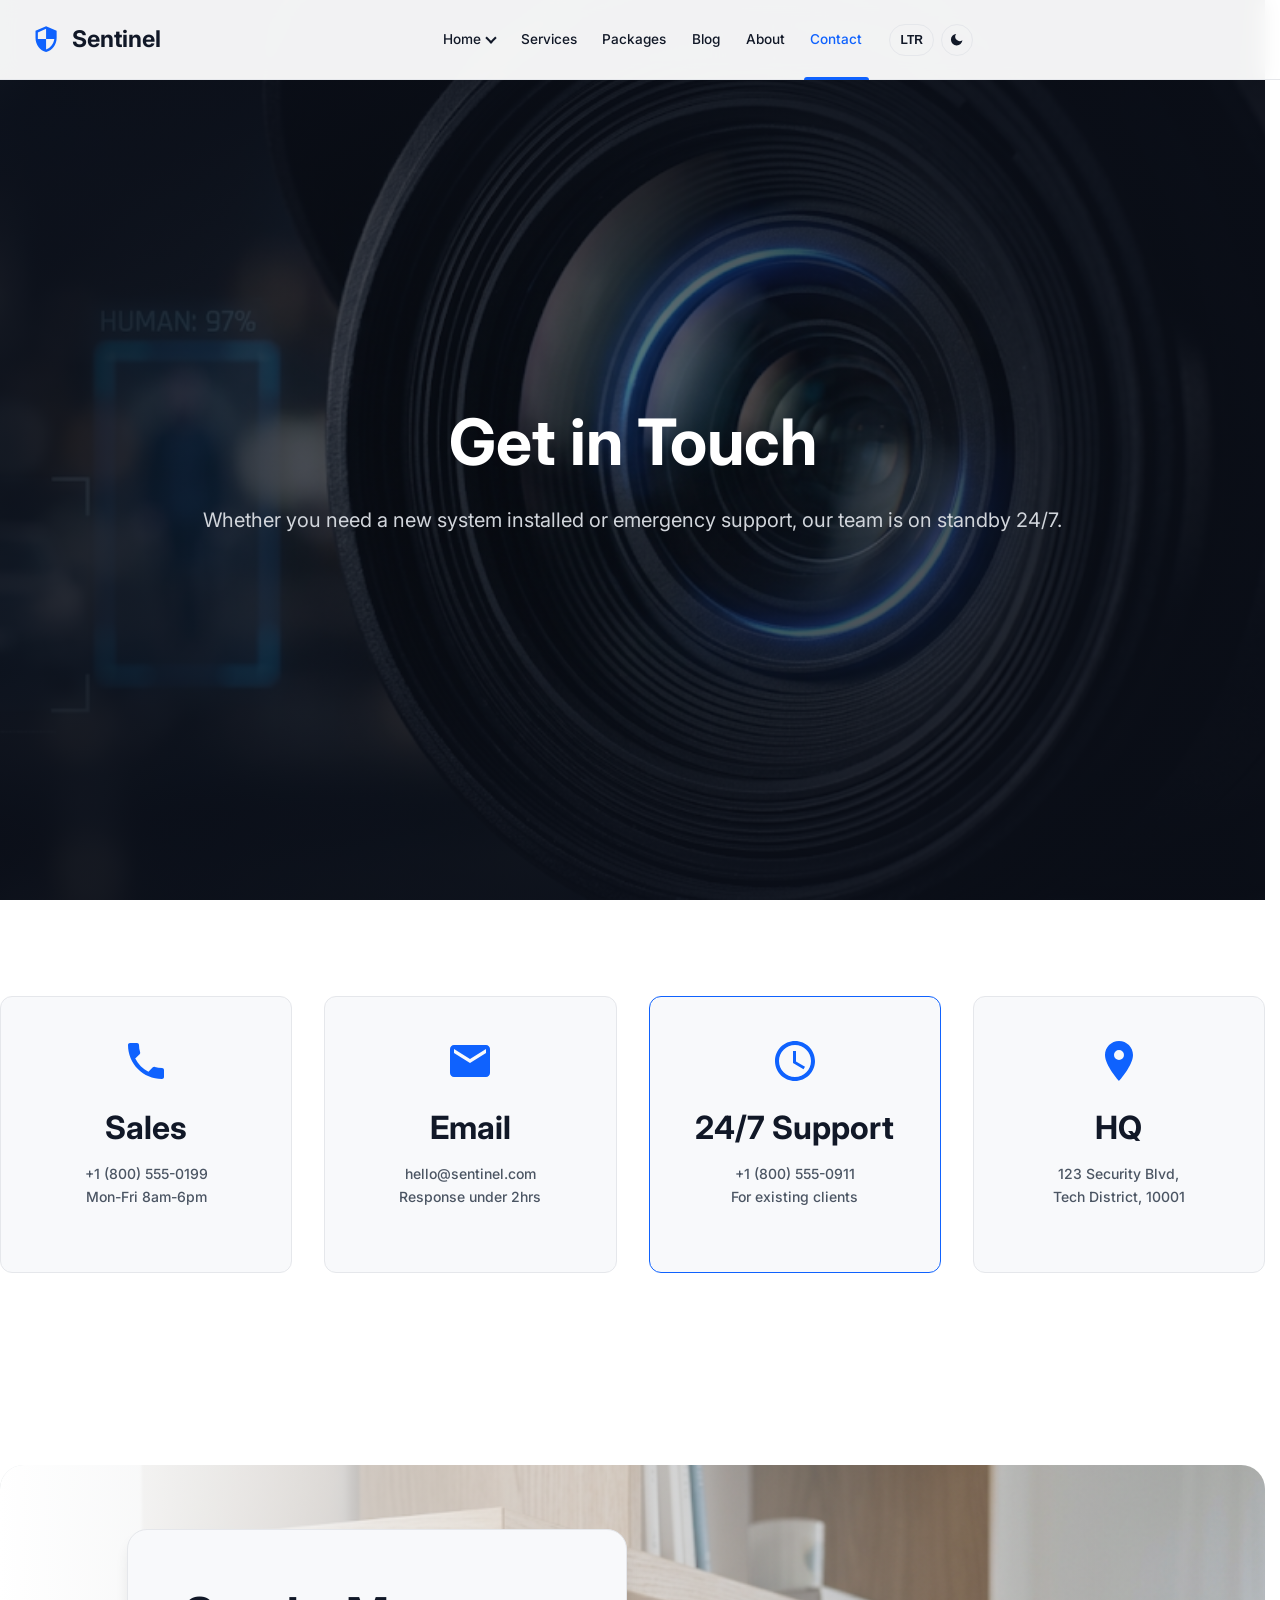
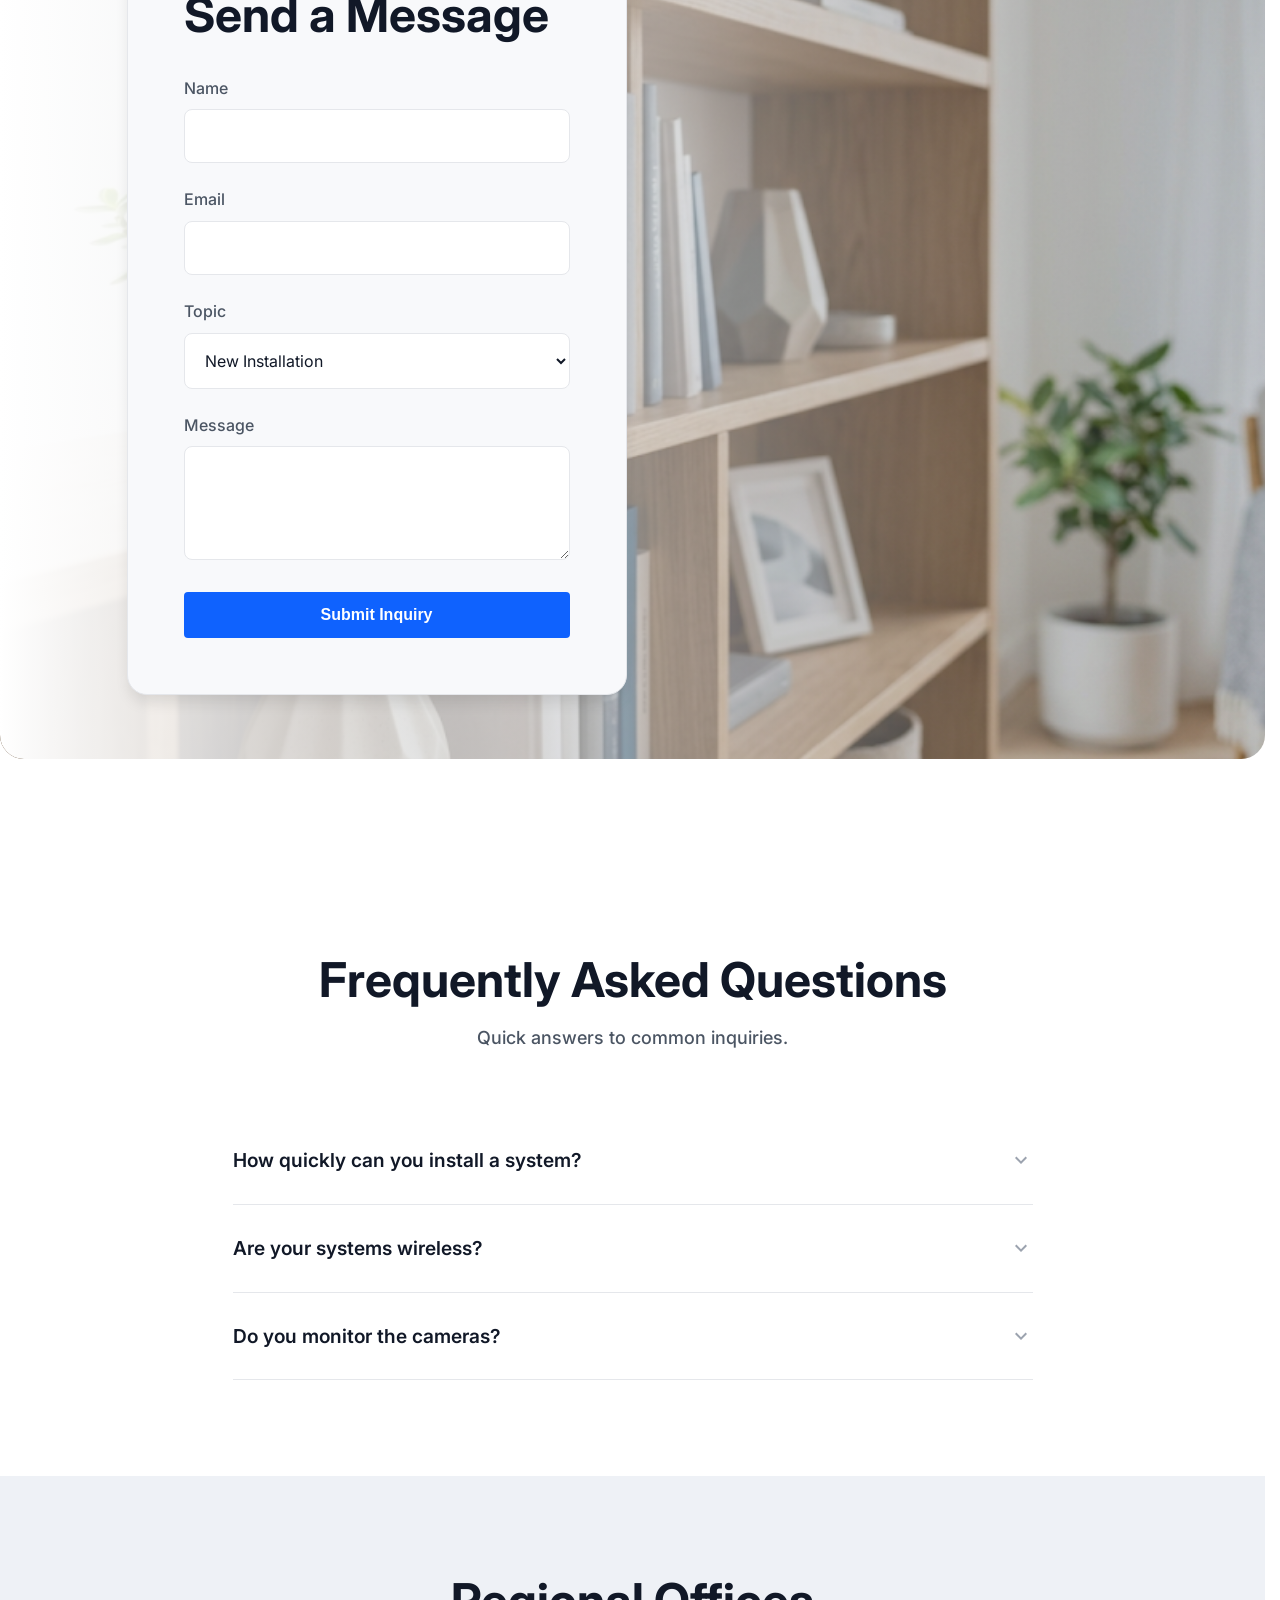
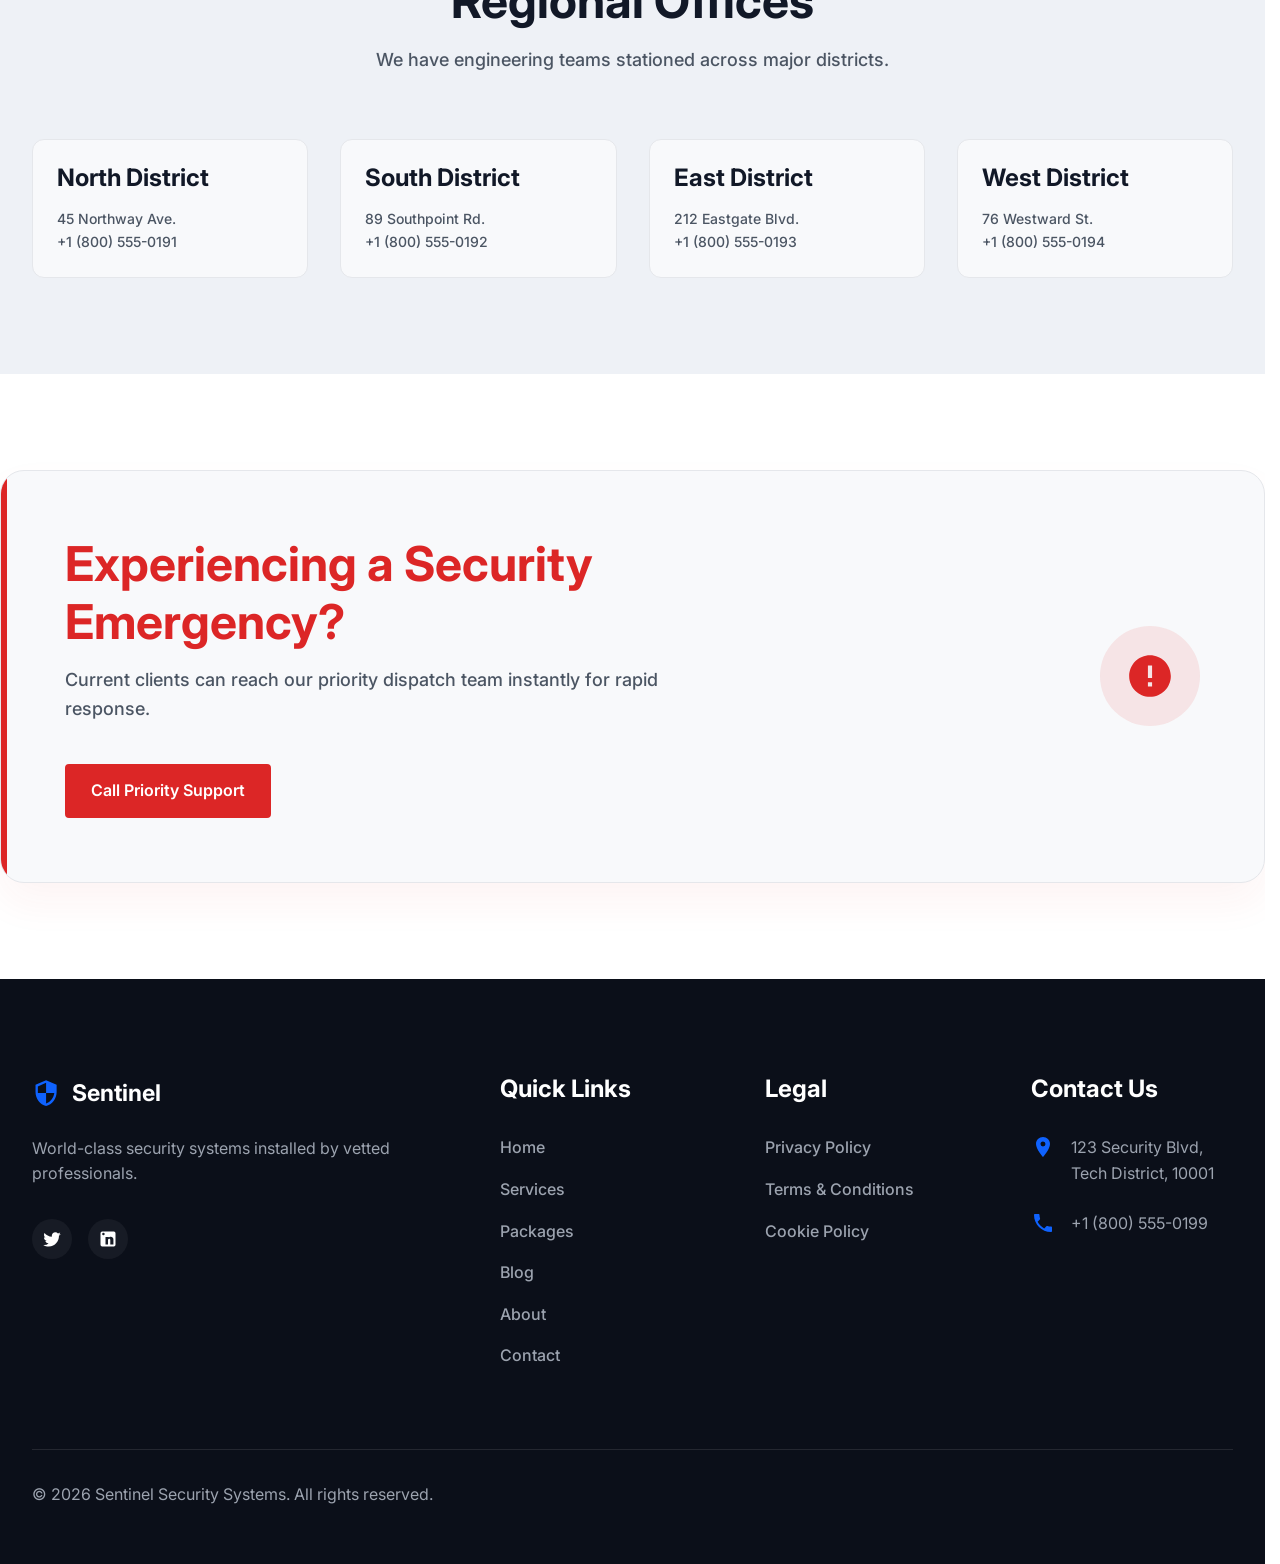
<file: contact.html>
<!DOCTYPE html>
<html lang="en" dir="ltr" data-theme="dark">
<head>
  <meta charset="UTF-8">
  <meta name="viewport" content="width=device-width, initial-scale=1.0">
  <title>Contact Us | Sentinel Premium Security</title>
  <meta name="description" content="Get in touch with Sentinel Security for installation queries, support, or emergency dispatch.">
  <link rel="icon" type="image/svg+xml" href="data:image/svg+xml,<svg xmlns='http://www.w3.org/2000/svg' viewBox='0 0 24 24' fill='%230F62FE'><path d='M12 1L3 5v6c0 5.55 3.84 10.74 9 12 5.16-1.26 9-6.45 9-12V5l-9-4zm0 10.99h7c-.53 4.12-3.28 7.79-7 8.94V12H5V6.3l7-3.11v8.8z'/></svg>">
  <link rel="stylesheet" href="css/style.css">
  <link rel="stylesheet" href="css/sections.css">
</head>
<body>
  <!-- Navigation -->
  <nav class="navbar">
    <div class="container nav-container">
      <a href="index.html" class="logo"><svg xmlns="http://www.w3.org/2000/svg" viewBox="0 0 24 24"><path d="M12 1L3 5v6c0 5.55 3.84 10.74 9 12 5.16-1.26 9-6.45 9-12V5l-9-4zm0 10.99h7c-.53 4.12-3.28 7.79-7 8.94V12H5V6.3l7-3.11v8.8z"/></svg> Sentinel</a>
      <div class="nav-links">
        <div class="nav-item">
          <a href="#" class="nav-link">Home</a>
          <div class="dropdown-menu">
            <a href="index.html" class="dropdown-link">Home 1</a>
            <a href="home2.html" class="dropdown-link">Home 2</a>
          </div>
        </div>
        <div class="nav-item"><a href="services.html" class="nav-link">Services</a></div>
        <div class="nav-item"><a href="packages.html" class="nav-link">Packages</a></div>
        <div class="nav-item"><a href="blog.html" class="nav-link">Blog</a></div>
        <div class="nav-item"><a href="about.html" class="nav-link">About</a></div>
        <div class="nav-item"><a href="contact.html" class="nav-link active">Contact</a></div>
        <div class="nav-controls"><button class="toggle-text-btn dir-toggle">LTR</button><button class="toggle-btn theme-toggle" aria-label="Toggle Theme"><svg viewBox="0 0 24 24"><path d="M21 12.79A9 9 0 1 1 11.21 3 7 7 0 0 0 21 12.79z"/></svg></button></div>
      </div>
      <button class="hamburger" aria-label="Menu"><svg viewBox="0 0 24 24"><path d="M3 18h18v-2H3v2zm0-5h18v-2H3v2zm0-7v2h18V6H3z"/></svg></button>
    </div>
  </nav>

  <!-- S37: Hero Radial Gradient -->
  <section class="hero hero-radial" style="background-image: url('images/image copy 27.png');">
    <div class="hero-content">
      <h1>Get in Touch</h1>
      <p>Whether you need a new system installed or emergency support, our team is on standby 24/7.</p>
    </div>
  </section>

  <!-- S38: 4-Col Contact Method Cards -->
  <section class="section container">
    <div class="grid-4">
      <div class="card" style="text-align: center;">
        <svg class="card-icon" style="margin: 0 auto 1.5rem;" viewBox="0 0 24 24"><path d="M6.62 10.79c1.44 2.83 3.76 5.14 6.59 6.59l2.2-2.2c.27-.27.67-.36 1.02-.24 1.12.37 2.33.57 3.57.57.55 0 1 .45 1 1V20c0 .55-.45 1-1 1-9.39 0-17-7.61-17-17 0-.55.45-1 1-1h3.5c.55 0 1 .45 1 1 0 1.25.2 2.45.57 3.57.11.35.03.74-.25 1.02l-2.2 2.2z"/></svg>
        <h3 class="card-title">Sales</h3>
        <p class="card-content text-small">+1 (800) 555-0199<br>Mon-Fri 8am-6pm</p>
      </div>
      <div class="card" style="text-align: center;">
        <svg class="card-icon" style="margin: 0 auto 1.5rem;" viewBox="0 0 24 24"><path d="M20 4H4c-1.1 0-1.99.9-1.99 2L2 18c0 1.1.9 2 2 2h16c1.1 0 2-.9 2-2V6c0-1.1-.9-2-2-2zm0 4l-8 5-8-5V6l8 5 8-5v2z"/></svg>
        <h3 class="card-title">Email</h3>
        <p class="card-content text-small">hello@sentinel.com<br>Response under 2hrs</p>
      </div>
      <div class="card" style="text-align: center; border-color: var(--primary-color);">
        <svg class="card-icon" style="margin: 0 auto 1.5rem;" viewBox="0 0 24 24"><path d="M11.99 2C6.47 2 2 6.48 2 12s4.47 10 9.99 10C17.52 22 22 17.52 22 12S17.52 2 11.99 2zM12 20c-4.42 0-8-3.58-8-8s3.58-8 8-8 8 3.58 8 8-3.58 8-8 8zm.5-13H11v6l5.25 3.15.75-1.23-4.5-2.67z"/></svg>
        <h3 class="card-title">24/7 Support</h3>
        <p class="card-content text-small">+1 (800) 555-0911<br>For existing clients</p>
      </div>
      <div class="card" style="text-align: center;">
        <svg class="card-icon" style="margin: 0 auto 1.5rem;" viewBox="0 0 24 24"><path d="M12 2C8.13 2 5 5.13 5 9c0 5.25 7 13 7 13s7-7.75 7-13c0-3.87-3.13-7-7-7zm0 9.5a2.5 2.5 0 0 1 0-5 2.5 2.5 0 0 1 0 5z"/></svg>
        <h3 class="card-title">HQ</h3>
        <p class="card-content text-small">123 Security Blvd,<br>Tech District, 10001</p>
      </div>
    </div>
  </section>

  <!-- S39: Form Overlay on Support Background -->
  <section class="section container">
    <div class="form-overlay-section" style="background-image: url('images/image copy 28.png');">
      <div class="form-overlay-card">
        <h2 style="margin-bottom: 2rem;">Send a Message</h2>
        <form>
          <div class="form-group">
            <label>Name</label>
            <input type="text" class="form-control" required>
          </div>
          <div class="form-group">
            <label>Email</label>
            <input type="email" class="form-control" required>
          </div>
          <div class="form-group">
            <label>Topic</label>
            <select class="form-control">
              <option>New Installation</option>
              <option>Upgrade Existing System</option>
              <option>Maintenance Request</option>
              <option>Other</option>
            </select>
          </div>
          <div class="form-group">
            <label>Message</label>
            <textarea class="form-control" rows="4" required></textarea>
          </div>
          <button type="submit" class="btn btn-primary" style="width: 100%;">Submit Inquiry</button>
        </form>
      </div>
    </div>
  </section>

  <!-- S40: Accordion FAQ List -->
  <section class="section container">
    <div class="section-header">
      <h2>Frequently Asked Questions</h2>
      <p class="sub-text">Quick answers to common inquiries.</p>
    </div>
    <div class="faq-list">
      <div class="faq-item">
        <div class="faq-question">
          How quickly can you install a system?
          <svg viewBox="0 0 24 24"><path d="M7.41 8.59L12 13.17l4.59-4.58L18 10l-6 6-6-6 1.41-1.41z"/></svg>
        </div>
        <div class="faq-answer">
          For standard residential properties, we can typically survey and install within 48 hours of your initial contact. Commercial projects require a bespoke timeline based on scale.
        </div>
      </div>
      <div class="faq-item">
        <div class="faq-question">
          Are your systems wireless?
          <svg viewBox="0 0 24 24"><path d="M7.41 8.59L12 13.17l4.59-4.58L18 10l-6 6-6-6 1.41-1.41z"/></svg>
        </div>
        <div class="faq-answer">
          We offer both hardwired and encrypted wireless solutions. Hardwired is recommended for enterprise, while wireless is often best for retrofitting residential homes.
        </div>
      </div>
      <div class="faq-item">
        <div class="faq-question">
          Do you monitor the cameras?
          <svg viewBox="0 0 24 24"><path d="M7.41 8.59L12 13.17l4.59-4.58L18 10l-6 6-6-6 1.41-1.41z"/></svg>
        </div>
        <div class="faq-answer">
          No. Our 24/7 monitoring station only receives alarm triggers and metadata (like motion alerts). We do not have access to your live video feeds to ensure strict privacy.
        </div>
      </div>
    </div>
  </section>

  <!-- S41: 4-Col Location Cards -->
  <section class="section" style="background: var(--surface-color-alt);">
    <div class="container">
      <div class="section-header">
        <h2>Regional Offices</h2>
        <p class="sub-text">We have engineering teams stationed across major districts.</p>
      </div>
      <div class="grid-4">
        <div class="card" style="padding: 1.5rem;">
          <h4>North District</h4>
          <p class="text-small" style="margin-bottom:0;">45 Northway Ave.<br>+1 (800) 555-0191</p>
        </div>
        <div class="card" style="padding: 1.5rem;">
          <h4>South District</h4>
          <p class="text-small" style="margin-bottom:0;">89 Southpoint Rd.<br>+1 (800) 555-0192</p>
        </div>
        <div class="card" style="padding: 1.5rem;">
          <h4>East District</h4>
          <p class="text-small" style="margin-bottom:0;">212 Eastgate Blvd.<br>+1 (800) 555-0193</p>
        </div>
        <div class="card" style="padding: 1.5rem;">
          <h4>West District</h4>
          <p class="text-small" style="margin-bottom:0;">76 Westward St.<br>+1 (800) 555-0194</p>
        </div>
      </div>
    </div>
  </section>

  <!-- S42: Emergency CTA Box -->
  <section class="section container">
    <div class="emergency-cta">
      <div class="emergency-cta-content">
        <h2>Experiencing a Security Emergency?</h2>
        <p class="sub-text" style="margin-bottom: 2.5rem;">Current clients can reach our priority dispatch team instantly for rapid response.</p>
        <a href="tel:+18005550911" class="btn btn-primary" style="background: #DC2626; border-color: #DC2626;">Call Priority Support</a>
      </div>
      <div class="emergency-cta-icon">
        <svg viewBox="0 0 24 24"><path d="M12 2C6.48 2 2 6.48 2 12s4.48 10 10 10 10-4.48 10-10S17.52 2 12 2zm1 15h-2v-2h2v2zm0-4h-2V7h2v6z"/></svg>
      </div>
    </div>
  </section>

  <!-- Footer -->
  <footer class="footer">
    <div class="container">
      <div class="footer-grid">
        <div>
          <a href="index.html" class="logo footer-logo"><svg xmlns="http://www.w3.org/2000/svg" viewBox="0 0 24 24"><path d="M12 1L3 5v6c0 5.55 3.84 10.74 9 12 5.16-1.26 9-6.45 9-12V5l-9-4zm0 10.99h7c-.53 4.12-3.28 7.79-7 8.94V12H5V6.3l7-3.11v8.8z"/></svg> Sentinel</a>
          <p style="margin-bottom: 2rem;">World-class security systems installed by vetted professionals.</p>
          <div class="social-links">
            <a href="#" aria-label="Twitter"><svg viewBox="0 0 24 24"><path d="M22.46 6c-.77.35-1.6.58-2.46.69.88-.53 1.56-1.37 1.88-2.38-.83.5-1.75.85-2.72 1.05C18.37 4.5 17.26 4 16 4c-2.35 0-4.27 1.92-4.27 4.29 0 .34.04.67.11.98C8.28 9.09 5.11 7.38 3 4.79c-.37.63-.58 1.37-.58 2.15 0 1.49.75 2.81 1.91 3.56-.71 0-1.37-.2-1.95-.5v.05c0 2.08 1.48 3.82 3.44 4.21a4.22 4.22 0 0 1-1.93.07 4.28 4.28 0 0 0 4 2.98 8.521 8.521 0 0 1-5.33 1.84c-.34 0-.68-.02-1.02-.06C3.44 20.29 5.7 21 8.12 21 16 21 20.33 14.46 20.33 8.79c0-.19 0-.37-.01-.56.84-.6 1.56-1.36 2.14-2.23z"/></svg></a>
            <a href="#" aria-label="LinkedIn"><svg viewBox="0 0 24 24"><path d="M19 3a2 2 0 0 1 2 2v14a2 2 0 0 1-2 2H5a2 2 0 0 1-2-2V5a2 2 0 0 1 2-2h14m-.5 15.5v-5.3a3.26 3.26 0 0 0-3.16-3.8c-1.1 0-1.8.57-2.33 1.15v-1H9v9h3v-5.5a1.5 1.5 0 0 1 1.5-1.5c.67 0 1.25.5 1.25 1.5v5.5h3.25M6.5 7.5a1.5 1.5 0 1 0 0-3 1.5 1.5 0 0 0 0 3m1.5 11H5v-9h3v9z"/></svg></a>
          </div>
        </div>
        <div><h4>Quick Links</h4><ul class="footer-links"><li><a href="index.html">Home</a></li><li><a href="services.html">Services</a></li><li><a href="packages.html">Packages</a></li><li><a href="blog.html">Blog</a></li><li><a href="about.html">About</a></li><li><a href="contact.html">Contact</a></li></ul></div>
        <div><h4>Legal</h4><ul class="footer-links"><li><a href="#">Privacy Policy</a></li><li><a href="#">Terms & Conditions</a></li><li><a href="#">Cookie Policy</a></li></ul></div>
        <div><h4>Contact Us</h4><ul class="footer-contact"><li><svg viewBox="0 0 24 24"><path d="M12 2C8.13 2 5 5.13 5 9c0 5.25 7 13 7 13s7-7.75 7-13c0-3.87-3.13-7-7-7zm0 9.5a2.5 2.5 0 0 1 0-5 2.5 2.5 0 0 1 0 5z"/></svg><span>123 Security Blvd,<br>Tech District, 10001</span></li><li><svg viewBox="0 0 24 24"><path d="M6.62 10.79c1.44 2.83 3.76 5.14 6.59 6.59l2.2-2.2c.27-.27.67-.36 1.02-.24 1.12.37 2.33.57 3.57.57.55 0 1 .45 1 1V20c0 .55-.45 1-1 1-9.39 0-17-7.61-17-17 0-.55.45-1 1-1h3.5c.55 0 1 .45 1 1 0 1.25.2 2.45.57 3.57.11.35.03.74-.25 1.02l-2.2 2.2z"/></svg><span>+1 (800) 555-0199</span></li></ul></div>
      </div>
      <div class="footer-bottom"><p>&copy; 2026 Sentinel Security Systems. All rights reserved.</p></div>
    </div>
  </footer>

  <script src="js/main.js"></script>
  <script>
    // FAQ Accordion interaction
    document.querySelectorAll('.faq-question').forEach(question => {
      question.addEventListener('click', () => {
        const item = question.parentElement;
        item.classList.toggle('open');
      });
    });
  </script>
</body>
</html>
</file>
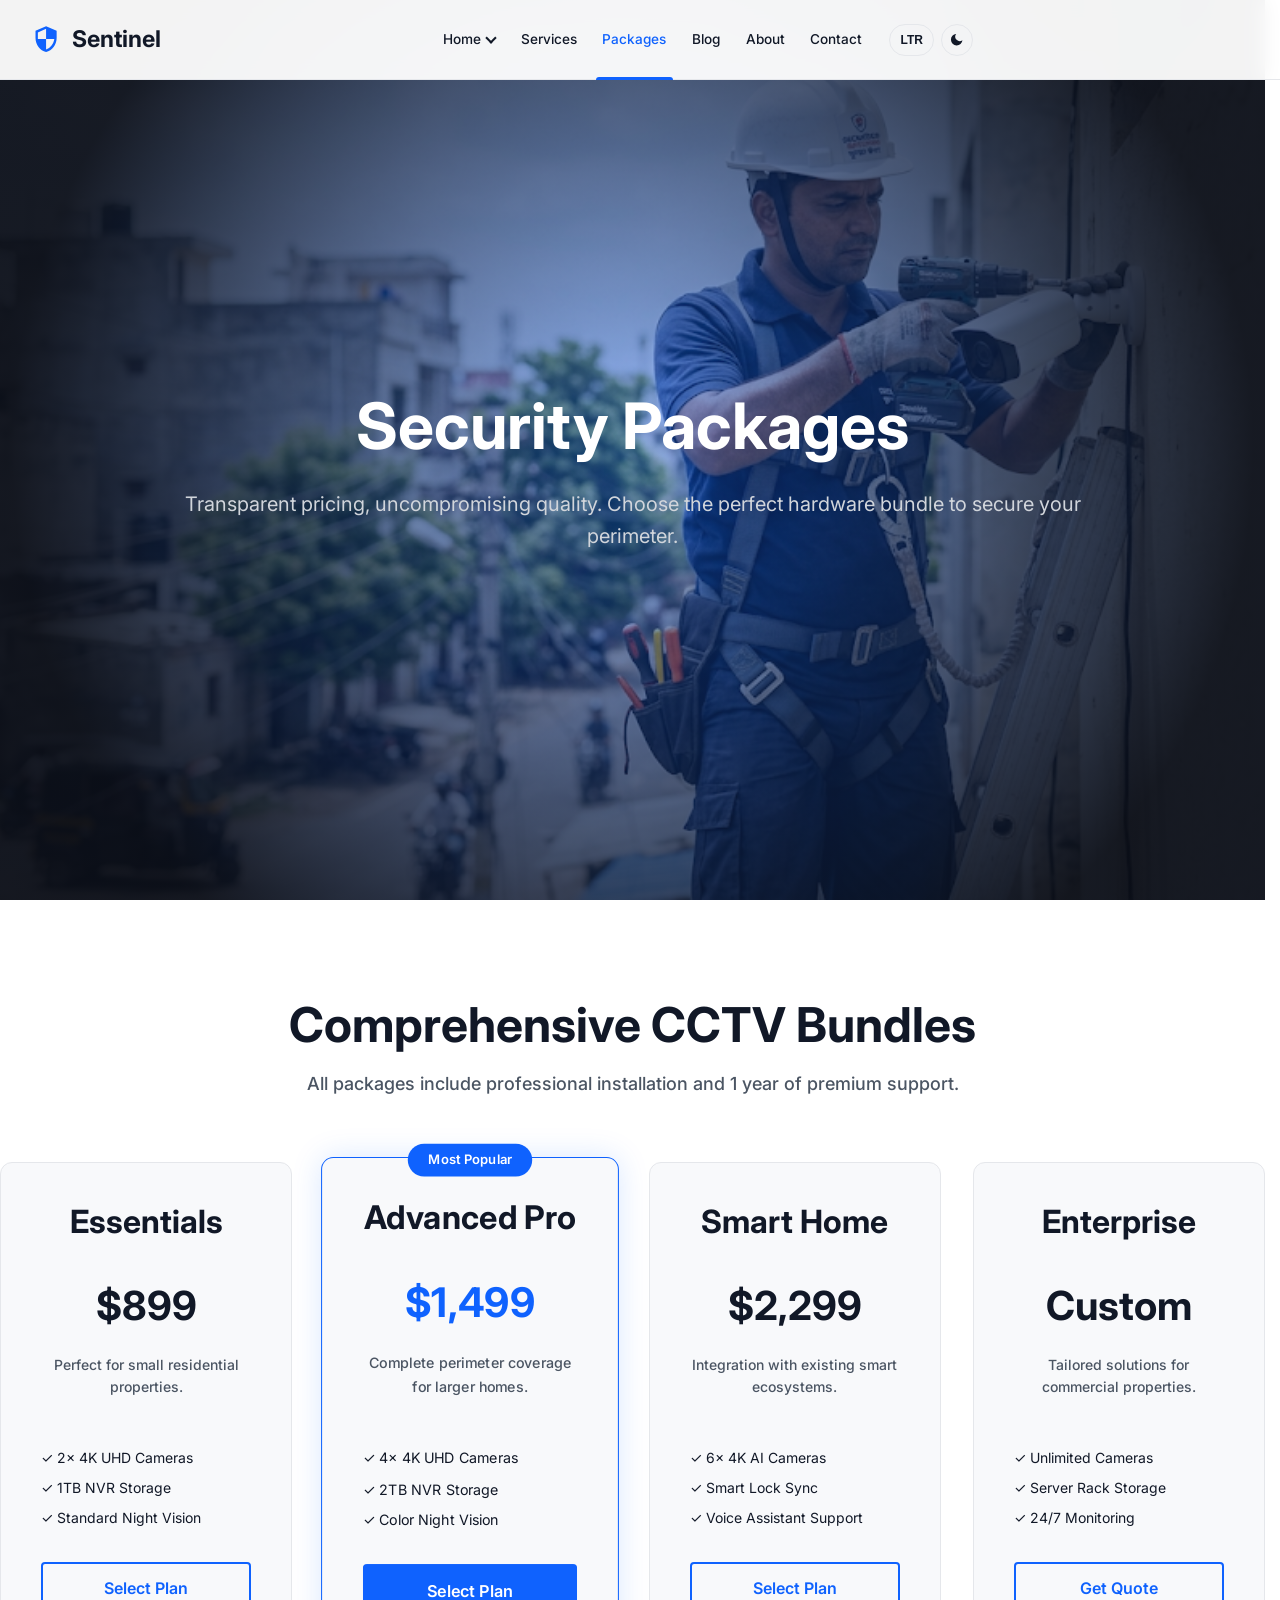
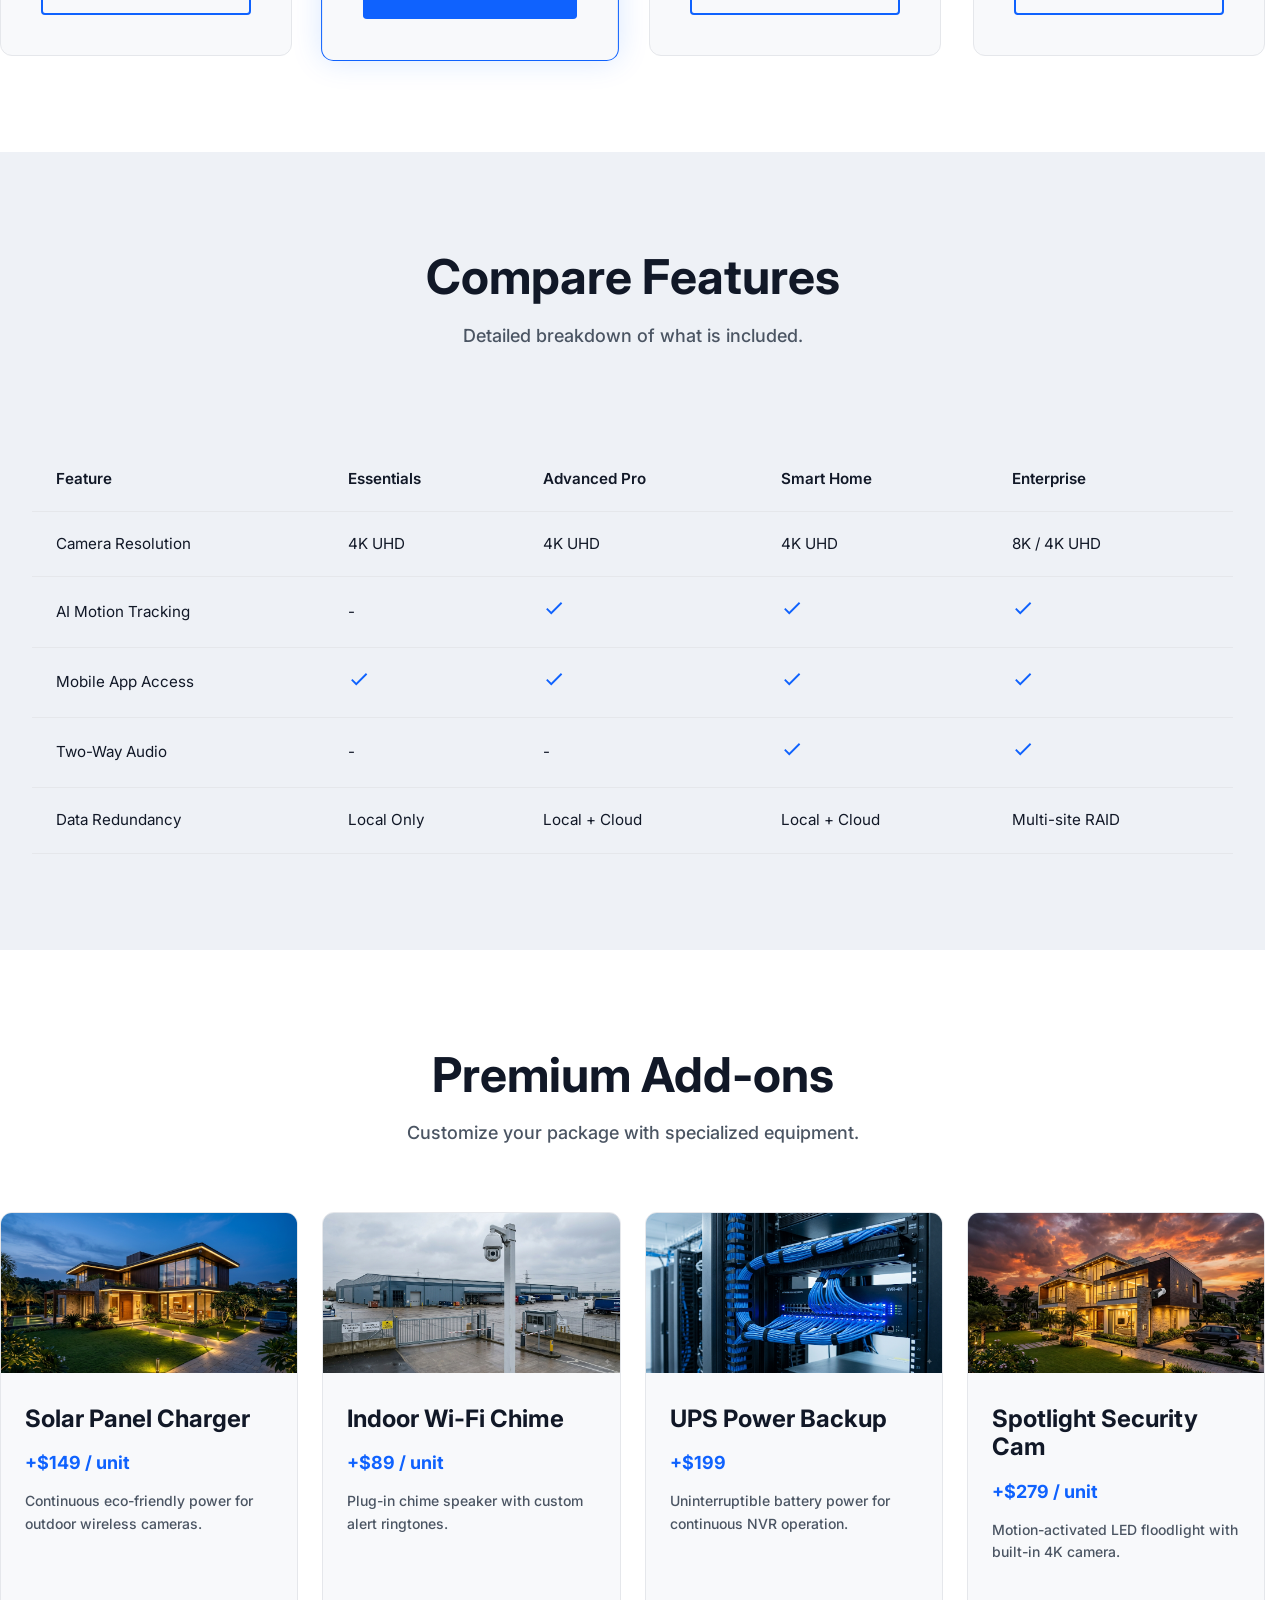
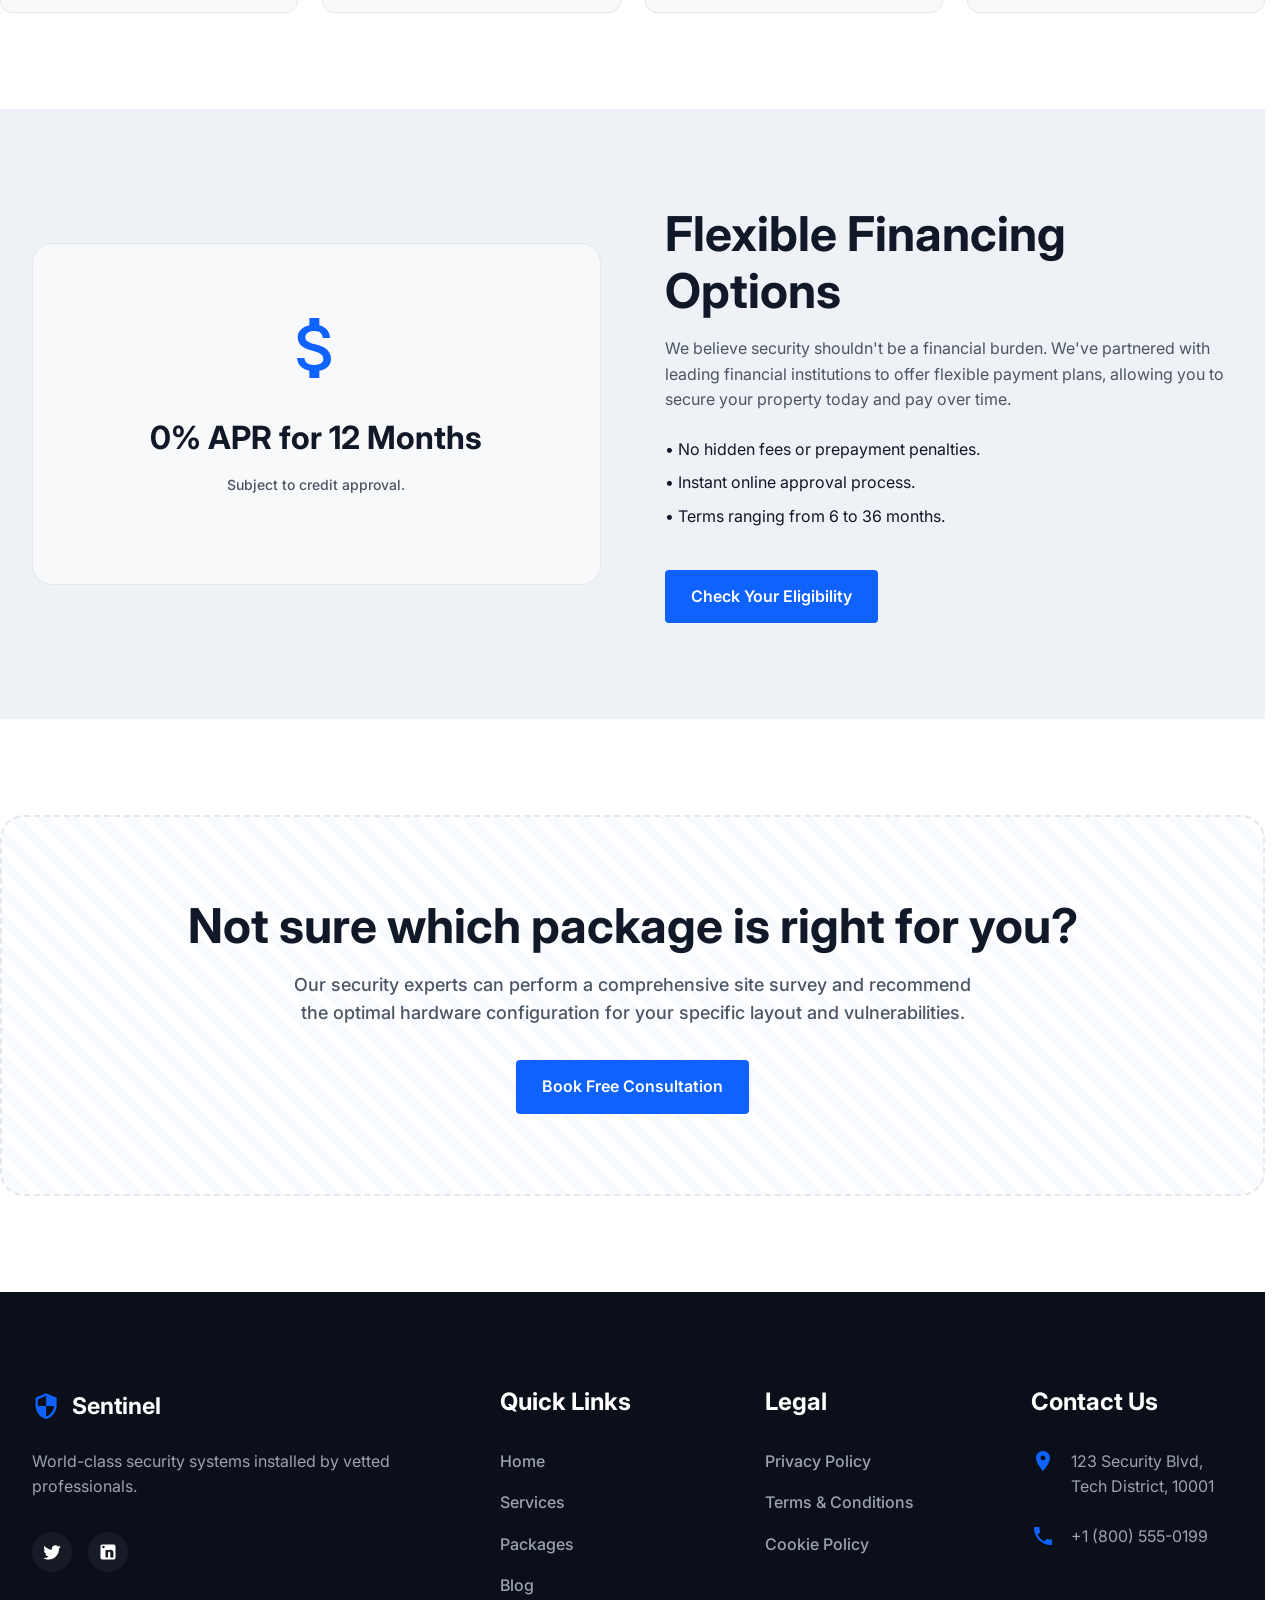
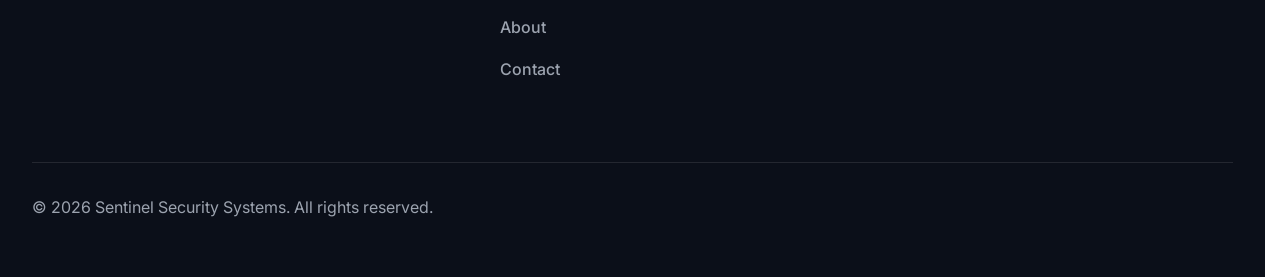
<file: packages.html>
<!DOCTYPE html>
<html lang="en" dir="ltr" data-theme="dark">
<head>
  <meta charset="UTF-8">
  <meta name="viewport" content="width=device-width, initial-scale=1.0">
  <title>Packages | Sentinel Premium Security</title>
  <meta name="description" content="Transparent pricing on premium CCTV and security system bundles.">
  <link rel="icon" type="image/svg+xml" href="data:image/svg+xml,<svg xmlns='http://www.w3.org/2000/svg' viewBox='0 0 24 24' fill='%230F62FE'><path d='M12 1L3 5v6c0 5.55 3.84 10.74 9 12 5.16-1.26 9-6.45 9-12V5l-9-4zm0 10.99h7c-.53 4.12-3.28 7.79-7 8.94V12H5V6.3l7-3.11v8.8z'/></svg>">
  <link rel="stylesheet" href="css/style.css">
  <link rel="stylesheet" href="css/sections.css">
  <style>
    .hero-particles {
      position: relative;
      background-size: cover;
      background-position: center;
    }
    .hero-particles::before {
      content: '';
      position: absolute;
      inset: 0;
      background: radial-gradient(circle at center, rgba(15, 98, 254, 0.4) 0%, rgba(11, 15, 25, 0.95) 80%);
      z-index: 1;
    }
  </style>
</head>
<body>
  <!-- Navigation -->
  <nav class="navbar">
    <div class="container nav-container">
      <a href="index.html" class="logo"><svg xmlns="http://www.w3.org/2000/svg" viewBox="0 0 24 24"><path d="M12 1L3 5v6c0 5.55 3.84 10.74 9 12 5.16-1.26 9-6.45 9-12V5l-9-4zm0 10.99h7c-.53 4.12-3.28 7.79-7 8.94V12H5V6.3l7-3.11v8.8z"/></svg> Sentinel</a>
      <div class="nav-links">
        <div class="nav-item">
          <a href="#" class="nav-link">Home</a>
          <div class="dropdown-menu">
            <a href="index.html" class="dropdown-link">Home 1</a>
            <a href="home2.html" class="dropdown-link">Home 2</a>
          </div>
        </div>
        <div class="nav-item"><a href="services.html" class="nav-link">Services</a></div>
        <div class="nav-item"><a href="packages.html" class="nav-link active">Packages</a></div>
        <div class="nav-item"><a href="blog.html" class="nav-link">Blog</a></div>
        <div class="nav-item"><a href="about.html" class="nav-link">About</a></div>
        <div class="nav-item"><a href="contact.html" class="nav-link">Contact</a></div>
        <div class="nav-controls"><button class="toggle-text-btn dir-toggle">LTR</button><button class="toggle-btn theme-toggle" aria-label="Toggle Theme"><svg viewBox="0 0 24 24"><path d="M21 12.79A9 9 0 1 1 11.21 3 7 7 0 0 0 21 12.79z"/></svg></button></div>
      </div>
      <button class="hamburger" aria-label="Menu"><svg viewBox="0 0 24 24"><path d="M3 18h18v-2H3v2zm0-5h18v-2H3v2zm0-7v2h18V6H3z"/></svg></button>
    </div>
  </nav>

  <!-- S19: Hero Gradient Overlay with particles -->
  <section class="hero hero-particles" style="background-image: url('images/image copy 22.png');">
    <div class="hero-content">
      <h1>Security Packages</h1>
      <p>Transparent pricing, uncompromising quality. Choose the perfect hardware bundle to secure your perimeter.</p>
    </div>
  </section>

  <!-- S20: 4-Col Pricing Cards with featured badge -->
  <section class="section container">
    <div class="section-header">
      <h2>Comprehensive CCTV Bundles</h2>
      <p class="sub-text">All packages include professional installation and 1 year of premium support.</p>
    </div>
    <div class="grid-4">
      <div class="card" style="text-align: center;">
        <h3 class="card-title">Essentials</h3>
        <div style="font-size: 2.5rem; font-weight: 700; margin: 1rem 0; color: var(--text-primary);">$899</div>
        <p class="card-content text-small">Perfect for small residential properties.</p>
        <ul style="text-align: left; margin: 1.5rem 0;">
          <li style="margin-bottom: 0.5rem; font-size: 0.875rem;">&check; 2x 4K UHD Cameras</li>
          <li style="margin-bottom: 0.5rem; font-size: 0.875rem;">&check; 1TB NVR Storage</li>
          <li style="margin-bottom: 0.5rem; font-size: 0.875rem;">&check; Standard Night Vision</li>
        </ul>
        <a href="contact.html" class="btn btn-outline" style="width: 100%;">Select Plan</a>
      </div>
      
      <div class="card featured" style="text-align: center;">
        <span class="featured-badge">Most Popular</span>
        <h3 class="card-title">Advanced Pro</h3>
        <div style="font-size: 2.5rem; font-weight: 700; margin: 1rem 0; color: var(--primary-color);">$1,499</div>
        <p class="card-content text-small">Complete perimeter coverage for larger homes.</p>
        <ul style="text-align: left; margin: 1.5rem 0;">
          <li style="margin-bottom: 0.5rem; font-size: 0.875rem;">&check; 4x 4K UHD Cameras</li>
          <li style="margin-bottom: 0.5rem; font-size: 0.875rem;">&check; 2TB NVR Storage</li>
          <li style="margin-bottom: 0.5rem; font-size: 0.875rem;">&check; Color Night Vision</li>
        </ul>
        <a href="contact.html" class="btn btn-primary" style="width: 100%;">Select Plan</a>
      </div>
      
      <div class="card" style="text-align: center;">
        <h3 class="card-title">Smart Home</h3>
        <div style="font-size: 2.5rem; font-weight: 700; margin: 1rem 0; color: var(--text-primary);">$2,299</div>
        <p class="card-content text-small">Integration with existing smart ecosystems.</p>
        <ul style="text-align: left; margin: 1.5rem 0;">
          <li style="margin-bottom: 0.5rem; font-size: 0.875rem;">&check; 6x 4K AI Cameras</li>
          <li style="margin-bottom: 0.5rem; font-size: 0.875rem;">&check; Smart Lock Sync</li>
          <li style="margin-bottom: 0.5rem; font-size: 0.875rem;">&check; Voice Assistant Support</li>
        </ul>
        <a href="contact.html" class="btn btn-outline" style="width: 100%;">Select Plan</a>
      </div>
      
      <div class="card" style="text-align: center;">
        <h3 class="card-title">Enterprise</h3>
        <div style="font-size: 2.5rem; font-weight: 700; margin: 1rem 0; color: var(--text-primary);">Custom</div>
        <p class="card-content text-small">Tailored solutions for commercial properties.</p>
        <ul style="text-align: left; margin: 1.5rem 0;">
          <li style="margin-bottom: 0.5rem; font-size: 0.875rem;">&check; Unlimited Cameras</li>
          <li style="margin-bottom: 0.5rem; font-size: 0.875rem;">&check; Server Rack Storage</li>
          <li style="margin-bottom: 0.5rem; font-size: 0.875rem;">&check; 24/7 Monitoring</li>
        </ul>
        <a href="contact.html" class="btn btn-outline" style="width: 100%;">Get Quote</a>
      </div>
    </div>
  </section>

  <!-- S21: Full-width comparison table -->
  <section class="section" style="background: var(--surface-color-alt);">
    <div class="container">
      <div class="section-header">
        <h2>Compare Features</h2>
        <p class="sub-text">Detailed breakdown of what is included.</p>
      </div>
      <div style="overflow-x: auto;">
        <table class="compare-table">
          <thead>
            <tr>
              <th>Feature</th>
              <th>Essentials</th>
              <th>Advanced Pro</th>
              <th>Smart Home</th>
              <th>Enterprise</th>
            </tr>
          </thead>
          <tbody>
            <tr>
              <td>Camera Resolution</td>
              <td>4K UHD</td>
              <td>4K UHD</td>
              <td>4K UHD</td>
              <td>8K / 4K UHD</td>
            </tr>
            <tr>
              <td>AI Motion Tracking</td>
              <td>-</td>
              <td><svg class="check-mark" viewBox="0 0 24 24"><path d="M9 16.17L4.83 12l-1.42 1.41L9 19 21 7l-1.41-1.41z"/></svg></td>
              <td><svg class="check-mark" viewBox="0 0 24 24"><path d="M9 16.17L4.83 12l-1.42 1.41L9 19 21 7l-1.41-1.41z"/></svg></td>
              <td><svg class="check-mark" viewBox="0 0 24 24"><path d="M9 16.17L4.83 12l-1.42 1.41L9 19 21 7l-1.41-1.41z"/></svg></td>
            </tr>
            <tr>
              <td>Mobile App Access</td>
              <td><svg class="check-mark" viewBox="0 0 24 24"><path d="M9 16.17L4.83 12l-1.42 1.41L9 19 21 7l-1.41-1.41z"/></svg></td>
              <td><svg class="check-mark" viewBox="0 0 24 24"><path d="M9 16.17L4.83 12l-1.42 1.41L9 19 21 7l-1.41-1.41z"/></svg></td>
              <td><svg class="check-mark" viewBox="0 0 24 24"><path d="M9 16.17L4.83 12l-1.42 1.41L9 19 21 7l-1.41-1.41z"/></svg></td>
              <td><svg class="check-mark" viewBox="0 0 24 24"><path d="M9 16.17L4.83 12l-1.42 1.41L9 19 21 7l-1.41-1.41z"/></svg></td>
            </tr>
            <tr>
              <td>Two-Way Audio</td>
              <td>-</td>
              <td>-</td>
              <td><svg class="check-mark" viewBox="0 0 24 24"><path d="M9 16.17L4.83 12l-1.42 1.41L9 19 21 7l-1.41-1.41z"/></svg></td>
              <td><svg class="check-mark" viewBox="0 0 24 24"><path d="M9 16.17L4.83 12l-1.42 1.41L9 19 21 7l-1.41-1.41z"/></svg></td>
            </tr>
            <tr>
              <td>Data Redundancy</td>
              <td>Local Only</td>
              <td>Local + Cloud</td>
              <td>Local + Cloud</td>
              <td>Multi-site RAID</td>
            </tr>
          </tbody>
        </table>
      </div>
    </div>
  </section>

  <!-- S22: 4-Col Small Add-on Cards -->
  <section class="section container">
    <div class="section-header">
      <h2>Premium Add-ons</h2>
      <p class="sub-text">Customize your package with specialized equipment.</p>
    </div>
    <div class="addon-grid">
      <div class="addon-card" style="padding: 0; overflow: hidden;">
        <img src="images/image copy 23.png" alt="Solar Panel Attachment" style="width:100%; height:160px; object-fit:cover;">
        <div style="padding: 1.5rem;">
          <h4>Solar Panel Charger</h4>
          <div class="addon-price">+$149 / unit</div>
          <p class="text-small">Continuous eco-friendly power for outdoor wireless cameras.</p>
        </div>
      </div>
      <div class="addon-card" style="padding: 0; overflow: hidden;">
        <img src="images/image copy 24.png" alt="Smart Wi-Fi Chime Speaker" style="width:100%; height:160px; object-fit:cover;">
        <div style="padding: 1.5rem;">
          <h4>Indoor Wi-Fi Chime</h4>
          <div class="addon-price">+$89 / unit</div>
          <p class="text-small">Plug-in chime speaker with custom alert ringtones.</p>
        </div>
      </div>
      <div class="addon-card" style="padding: 0; overflow: hidden;">
        <img src="images/image copy 25.png" alt="UPS Power Backup Unit" style="width:100%; height:160px; object-fit:cover;">
        <div style="padding: 1.5rem;">
          <h4>UPS Power Backup</h4>
          <div class="addon-price">+$199</div>
          <p class="text-small">Uninterruptible battery power for continuous NVR operation.</p>
        </div>
      </div>
      <div class="addon-card" style="padding: 0; overflow: hidden;">
        <img src="images/image copy 26.png" alt="LED Spotlight Security Camera" style="width:100%; height:160px; object-fit:cover;">
        <div style="padding: 1.5rem;">
          <h4>Spotlight Security Cam</h4>
          <div class="addon-price">+$279 / unit</div>
          <p class="text-small">Motion-activated LED floodlight with built-in 4K camera.</p>
        </div>
      </div>
    </div>
  </section>

  <!-- S23: Icon-Left + Text-Right Split (Reversed for visual balance) -->
  <section class="section" style="background: var(--surface-color-alt);">
    <div class="container finance-split">
      <div class="finance-icon-box">
        <svg viewBox="0 0 24 24"><path d="M11.8 10.9c-2.27-.59-3-1.2-3-2.15 0-1.09 1.01-1.85 2.7-1.85 1.78 0 2.44.85 2.5 2.1h2.21c-.07-1.72-1.12-3.3-3.21-3.81V3h-3v2.16c-1.94.42-3.5 1.68-3.5 3.61 0 2.31 1.91 3.46 4.7 4.13 2.5.6 3 1.48 3 2.41 0 .69-.49 1.79-2.7 1.79-2.06 0-2.87-.92-2.98-2.1h-2.2c.12 2.19 1.76 3.42 3.68 3.83V21h3v-2.15c1.95-.37 3.5-1.5 3.5-3.55 0-2.84-2.43-3.81-4.7-4.4z"/></svg>
        <h3>0% APR for 12 Months</h3>
        <p class="text-small">Subject to credit approval.</p>
      </div>
      <div class="split-content">
        <h2>Flexible Financing Options</h2>
        <p>We believe security shouldn't be a financial burden. We've partnered with leading financial institutions to offer flexible payment plans, allowing you to secure your property today and pay over time.</p>
        <ul style="margin-bottom: 2rem;">
          <li style="margin-bottom: 0.5rem;">&bull; No hidden fees or prepayment penalties.</li>
          <li style="margin-bottom: 0.5rem;">&bull; Instant online approval process.</li>
          <li style="margin-bottom: 0.5rem;">&bull; Terms ranging from 6 to 36 months.</li>
        </ul>
        <div><a href="#" class="btn btn-primary">Check Your Eligibility</a></div>
      </div>
    </div>
  </section>

  <!-- S24: Centered CTA Banner -->
  <section class="section container">
    <div class="cta-boxed">
      <h2>Not sure which package is right for you?</h2>
      <p class="sub-text" style="max-width: 700px; margin: 0 auto 2rem;">Our security experts can perform a comprehensive site survey and recommend the optimal hardware configuration for your specific layout and vulnerabilities.</p>
      <a href="contact.html" class="btn btn-primary">Book Free Consultation</a>
    </div>
  </section>

  <!-- Footer -->
  <footer class="footer">
    <div class="container">
      <div class="footer-grid">
        <div>
          <a href="index.html" class="logo footer-logo"><svg xmlns="http://www.w3.org/2000/svg" viewBox="0 0 24 24"><path d="M12 1L3 5v6c0 5.55 3.84 10.74 9 12 5.16-1.26 9-6.45 9-12V5l-9-4zm0 10.99h7c-.53 4.12-3.28 7.79-7 8.94V12H5V6.3l7-3.11v8.8z"/></svg> Sentinel</a>
          <p style="margin-bottom: 2rem;">World-class security systems installed by vetted professionals.</p>
          <div class="social-links">
            <a href="#" aria-label="Twitter"><svg viewBox="0 0 24 24"><path d="M22.46 6c-.77.35-1.6.58-2.46.69.88-.53 1.56-1.37 1.88-2.38-.83.5-1.75.85-2.72 1.05C18.37 4.5 17.26 4 16 4c-2.35 0-4.27 1.92-4.27 4.29 0 .34.04.67.11.98C8.28 9.09 5.11 7.38 3 4.79c-.37.63-.58 1.37-.58 2.15 0 1.49.75 2.81 1.91 3.56-.71 0-1.37-.2-1.95-.5v.05c0 2.08 1.48 3.82 3.44 4.21a4.22 4.22 0 0 1-1.93.07 4.28 4.28 0 0 0 4 2.98 8.521 8.521 0 0 1-5.33 1.84c-.34 0-.68-.02-1.02-.06C3.44 20.29 5.7 21 8.12 21 16 21 20.33 14.46 20.33 8.79c0-.19 0-.37-.01-.56.84-.6 1.56-1.36 2.14-2.23z"/></svg></a>
            <a href="#" aria-label="LinkedIn"><svg viewBox="0 0 24 24"><path d="M19 3a2 2 0 0 1 2 2v14a2 2 0 0 1-2 2H5a2 2 0 0 1-2-2V5a2 2 0 0 1 2-2h14m-.5 15.5v-5.3a3.26 3.26 0 0 0-3.16-3.8c-1.1 0-1.8.57-2.33 1.15v-1H9v9h3v-5.5a1.5 1.5 0 0 1 1.5-1.5c.67 0 1.25.5 1.25 1.5v5.5h3.25M6.5 7.5a1.5 1.5 0 1 0 0-3 1.5 1.5 0 0 0 0 3m1.5 11H5v-9h3v9z"/></svg></a>
          </div>
        </div>
        <div><h4>Quick Links</h4><ul class="footer-links"><li><a href="index.html">Home</a></li><li><a href="services.html">Services</a></li><li><a href="packages.html">Packages</a></li><li><a href="blog.html">Blog</a></li><li><a href="about.html">About</a></li><li><a href="contact.html">Contact</a></li></ul></div>
        <div><h4>Legal</h4><ul class="footer-links"><li><a href="#">Privacy Policy</a></li><li><a href="#">Terms & Conditions</a></li><li><a href="#">Cookie Policy</a></li></ul></div>
        <div><h4>Contact Us</h4><ul class="footer-contact"><li><svg viewBox="0 0 24 24"><path d="M12 2C8.13 2 5 5.13 5 9c0 5.25 7 13 7 13s7-7.75 7-13c0-3.87-3.13-7-7-7zm0 9.5a2.5 2.5 0 0 1 0-5 2.5 2.5 0 0 1 0 5z"/></svg><span>123 Security Blvd,<br>Tech District, 10001</span></li><li><svg viewBox="0 0 24 24"><path d="M6.62 10.79c1.44 2.83 3.76 5.14 6.59 6.59l2.2-2.2c.27-.27.67-.36 1.02-.24 1.12.37 2.33.57 3.57.57.55 0 1 .45 1 1V20c0 .55-.45 1-1 1-9.39 0-17-7.61-17-17 0-.55.45-1 1-1h3.5c.55 0 1 .45 1 1 0 1.25.2 2.45.57 3.57.11.35.03.74-.25 1.02l-2.2 2.2z"/></svg><span>+1 (800) 555-0199</span></li></ul></div>
      </div>
      <div class="footer-bottom"><p>&copy; 2026 Sentinel Security Systems. All rights reserved.</p></div>
    </div>
  </footer>

  <script src="js/main.js"></script>
</body>
</html>
</file>
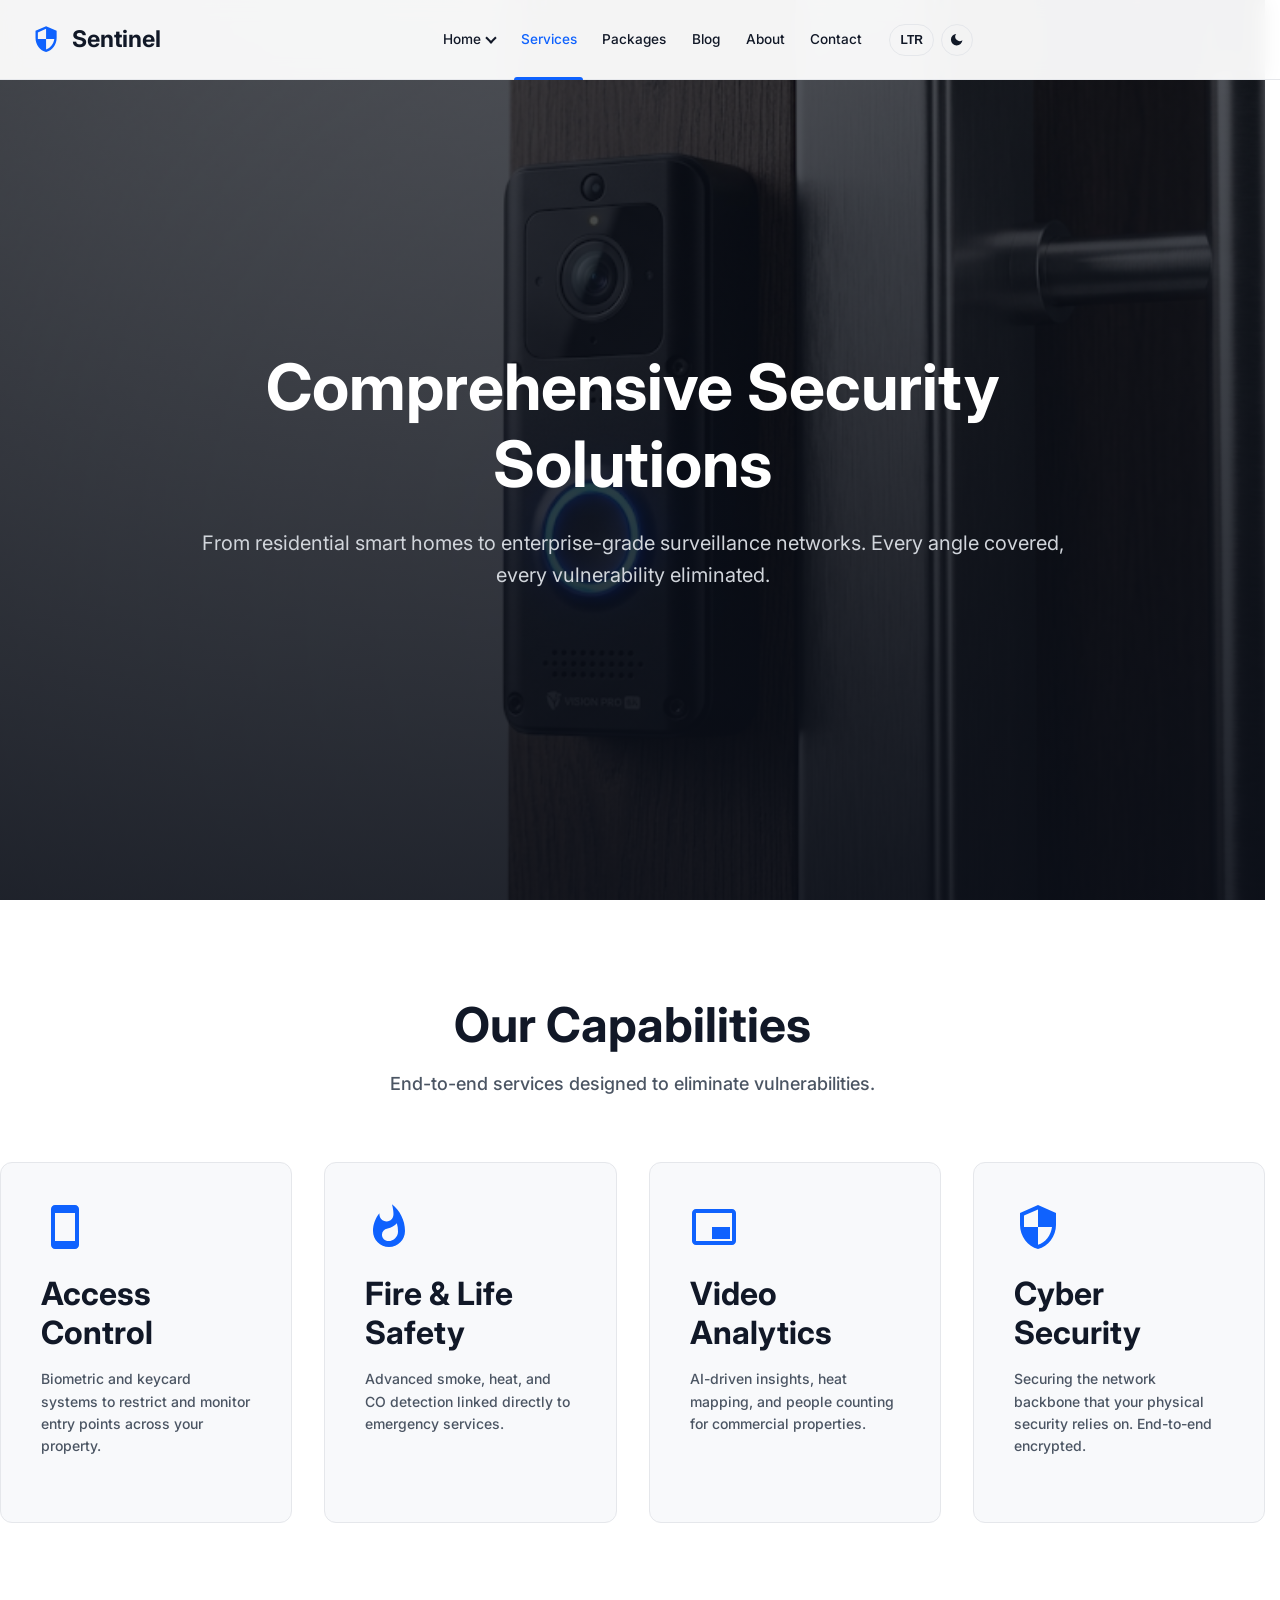
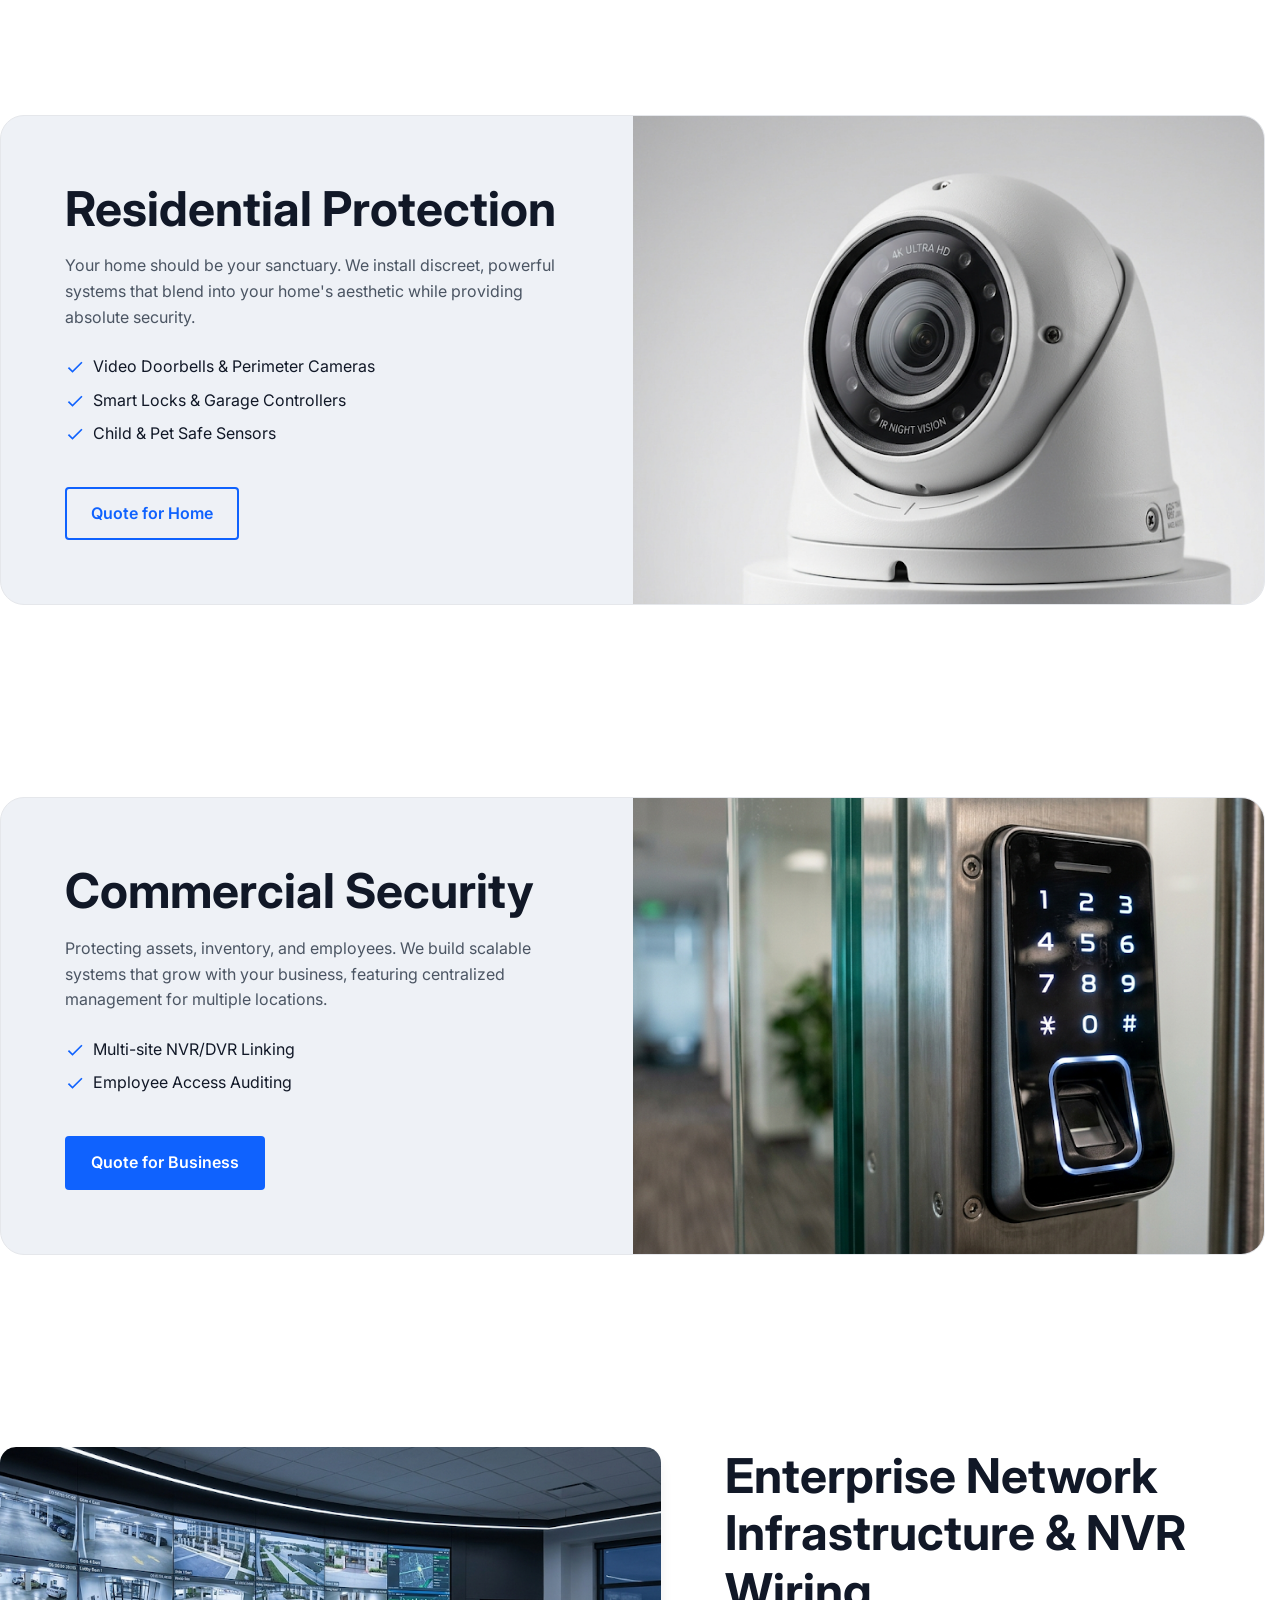
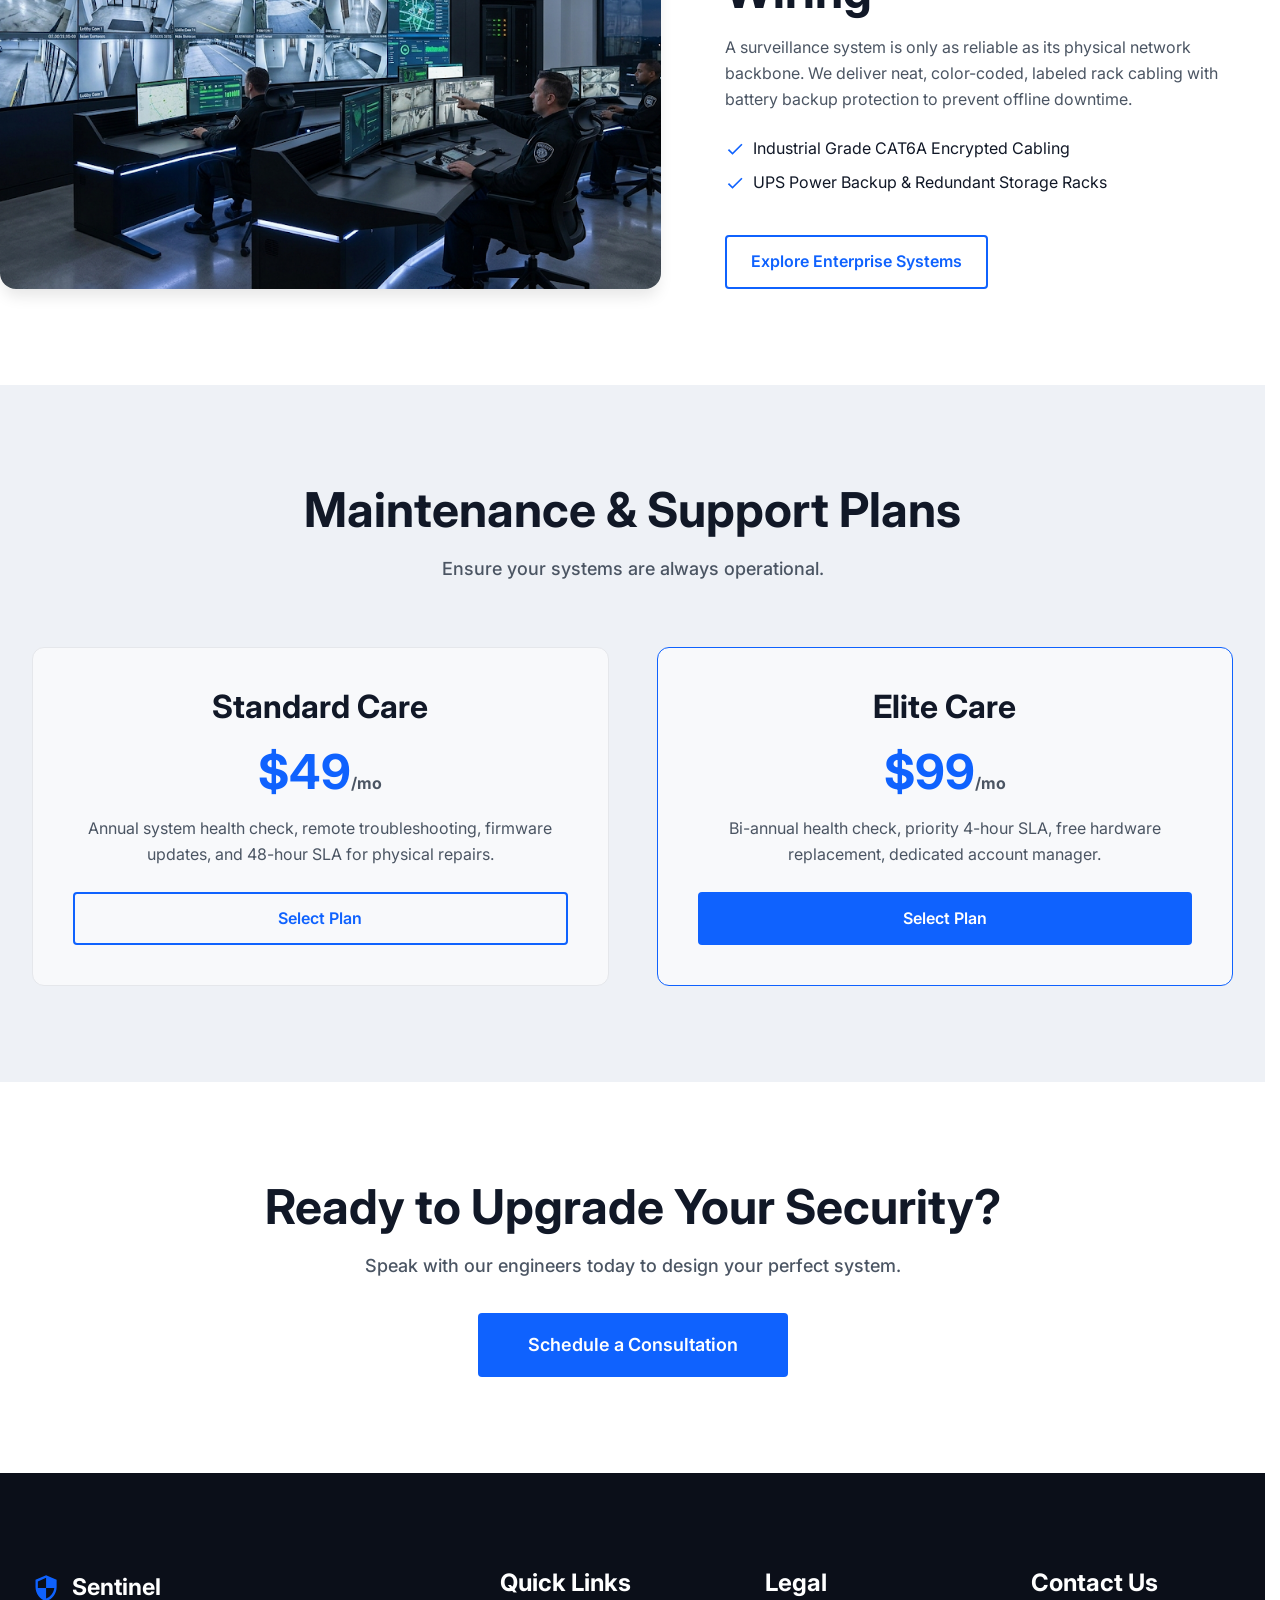
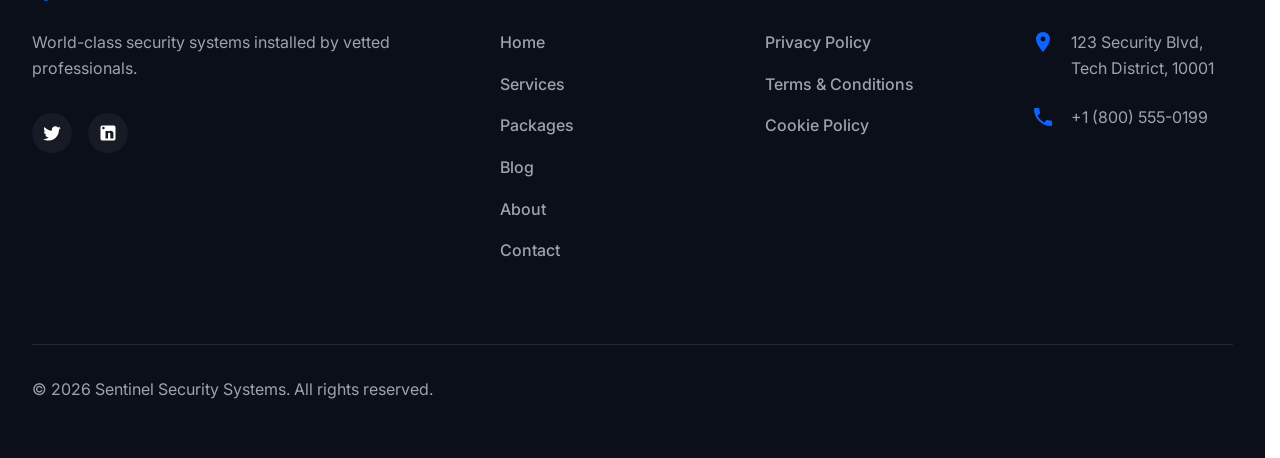
<file: services.html>
<!DOCTYPE html>
<html lang="en" dir="ltr" data-theme="dark">
<head>
  <meta charset="UTF-8">
  <meta name="viewport" content="width=device-width, initial-scale=1.0">
  <title>Services | Sentinel Premium Security</title>
  <meta name="description" content="Comprehensive security services from residential CCTV to commercial enterprise solutions by Sentinel.">
  <link rel="icon" type="image/svg+xml" href="data:image/svg+xml,<svg xmlns='http://www.w3.org/2000/svg' viewBox='0 0 24 24' fill='%230F62FE'><path d='M12 1L3 5v6c0 5.55 3.84 10.74 9 12 5.16-1.26 9-6.45 9-12V5l-9-4zm0 10.99h7c-.53 4.12-3.28 7.79-7 8.94V12H5V6.3l7-3.11v8.8z'/></svg>">
  <link rel="stylesheet" href="css/style.css">
  <link rel="stylesheet" href="css/sections.css">
</head>
<body>

  <!-- Navigation -->
  <nav class="navbar">
    <div class="container nav-container">
      <a href="index.html" class="logo"><svg xmlns="http://www.w3.org/2000/svg" viewBox="0 0 24 24"><path d="M12 1L3 5v6c0 5.55 3.84 10.74 9 12 5.16-1.26 9-6.45 9-12V5l-9-4zm0 10.99h7c-.53 4.12-3.28 7.79-7 8.94V12H5V6.3l7-3.11v8.8z"/></svg> Sentinel</a>
      <div class="nav-links">
        <div class="nav-item"><a href="#" class="nav-link">Home</a><div class="dropdown-menu"><a href="index.html" class="dropdown-link">Home 1</a><a href="home2.html" class="dropdown-link">Home 2</a></div></div>
        <div class="nav-item"><a href="services.html" class="nav-link active">Services</a></div>
        <div class="nav-item"><a href="packages.html" class="nav-link">Packages</a></div>
        <div class="nav-item"><a href="blog.html" class="nav-link">Blog</a></div>
        <div class="nav-item"><a href="about.html" class="nav-link">About</a></div>
        <div class="nav-item"><a href="contact.html" class="nav-link">Contact</a></div>
        <div class="nav-controls"><button class="toggle-text-btn dir-toggle">LTR</button><button class="toggle-btn theme-toggle" aria-label="Toggle Theme"><svg viewBox="0 0 24 24"><path d="M21 12.79A9 9 0 1 1 11.21 3 7 7 0 0 0 21 12.79z"/></svg></button></div>
      </div>
      <button class="hamburger" aria-label="Menu"><svg viewBox="0 0 24 24"><path d="M3 18h18v-2H3v2zm0-5h18v-2H3v2zm0-7v2h18V6H3z"/></svg></button>
    </div>
  </nav>

  <!-- S13: Hero Centered Overlay -->
  <section class="hero" style="background-image: url('images/image copy 18.png');">
    <div class="hero-content">
      <h1>Comprehensive Security Solutions</h1>
      <p>From residential smart homes to enterprise-grade surveillance networks. Every angle covered, every vulnerability eliminated.</p>
    </div>
  </section>

  <!-- S14: 4-Col Capability Cards -->
  <section class="section container">
    <div class="section-header">
      <h2>Our Capabilities</h2>
      <p class="sub-text">End-to-end services designed to eliminate vulnerabilities.</p>
    </div>
    <div class="grid-4">
      <div class="card">
        <svg class="card-icon" viewBox="0 0 24 24"><path d="M17 1.01L7 1c-1.1 0-2 .9-2 2v18c0 1.1.9 2 2 2h10c1.1 0 2-.9 2-2V3c0-1.1-.9-1.99-2-1.99zM17 19H7V5h10v14z"/></svg>
        <h3 class="card-title">Access Control</h3>
        <p class="card-content text-small">Biometric and keycard systems to restrict and monitor entry points across your property.</p>
      </div>
      <div class="card">
        <svg class="card-icon" viewBox="0 0 24 24"><path d="M13.5.67s.74 2.65.74 4.8c0 2.06-1.35 3.73-3.41 3.73-2.07 0-3.63-1.67-3.63-3.73l.03-.36C5.21 7.51 4 10.62 4 14c0 4.42 3.58 8 8 8s8-3.58 8-8C20 8.61 17.41 3.8 13.5.67zM11.71 19c-1.78 0-3.22-1.4-3.22-3.14 0-1.62 1.05-2.76 2.81-3.12 1.77-.36 3.6-1.21 4.62-2.58.39 1.29.59 2.65.59 4.04 0 2.65-2.15 4.8-4.8 4.8z"/></svg>
        <h3 class="card-title">Fire & Life Safety</h3>
        <p class="card-content text-small">Advanced smoke, heat, and CO detection linked directly to emergency services.</p>
      </div>
      <div class="card">
        <svg class="card-icon" viewBox="0 0 24 24"><path d="M21 3H3c-1.1 0-2 .9-2 2v14c0 1.1.9 2 2 2h18c1.1 0 2-.9 2-2V5c0-1.1-.9-2-2-2zm0 16H3V5h18v14zm-10-7h9v6h-9z"/></svg>
        <h3 class="card-title">Video Analytics</h3>
        <p class="card-content text-small">AI-driven insights, heat mapping, and people counting for commercial properties.</p>
      </div>
      <div class="card">
        <svg class="card-icon" viewBox="0 0 24 24"><path d="M12 1L3 5v6c0 5.55 3.84 10.74 9 12 5.16-1.26 9-6.45 9-12V5l-9-4zm0 10.99h7c-.53 4.12-3.28 7.79-7 8.94V12H5V6.3l7-3.11v8.8z"/></svg>
        <h3 class="card-title">Cyber Security</h3>
        <p class="card-content text-small">Securing the network backbone that your physical security relies on. End-to-end encrypted.</p>
      </div>
    </div>
  </section>

  <!-- S15: Rounded Container Split — Residential -->
  <section class="section container">
    <div class="rounded-split">
      <div class="rounded-split-text">
        <h2>Residential Protection</h2>
        <p>Your home should be your sanctuary. We install discreet, powerful systems that blend into your home's aesthetic while providing absolute security.</p>
        <ul style="margin-bottom: 2rem;">
          <li style="margin-bottom: 0.5rem; display: flex; align-items: center; gap: 0.5rem;">
            <svg style="width:20px; fill:var(--primary-color);" viewBox="0 0 24 24"><path d="M9 16.17L4.83 12l-1.42 1.41L9 19 21 7l-1.41-1.41z"/></svg> Video Doorbells & Perimeter Cameras
          </li>
          <li style="margin-bottom: 0.5rem; display: flex; align-items: center; gap: 0.5rem;">
            <svg style="width:20px; fill:var(--primary-color);" viewBox="0 0 24 24"><path d="M9 16.17L4.83 12l-1.42 1.41L9 19 21 7l-1.41-1.41z"/></svg> Smart Locks & Garage Controllers
          </li>
          <li style="margin-bottom: 0.5rem; display: flex; align-items: center; gap: 0.5rem;">
            <svg style="width:20px; fill:var(--primary-color);" viewBox="0 0 24 24"><path d="M9 16.17L4.83 12l-1.42 1.41L9 19 21 7l-1.41-1.41z"/></svg> Child & Pet Safe Sensors
          </li>
        </ul>
        <div><a href="contact.html" class="btn btn-outline">Quote for Home</a></div>
      </div>
      <div class="rounded-split-img">
        <img src="images/image copy 19.png" alt="Secured Luxury Residential Estate">
      </div>
    </div>
  </section>

  <!-- S16: Reversed Rounded Split — Commercial -->
  <section class="section container">
    <div class="rounded-split reversed">
      <div class="rounded-split-img">
        <img src="images/image copy 20.png" alt="Secured Commercial Facility">
      </div>
      <div class="rounded-split-text">
        <h2>Commercial Security</h2>
        <p>Protecting assets, inventory, and employees. We build scalable systems that grow with your business, featuring centralized management for multiple locations.</p>
        <ul style="margin-bottom: 2rem;">
          <li style="margin-bottom: 0.5rem; display: flex; align-items: center; gap: 0.5rem;">
            <svg style="width:20px; fill:var(--primary-color);" viewBox="0 0 24 24"><path d="M9 16.17L4.83 12l-1.42 1.41L9 19 21 7l-1.41-1.41z"/></svg> Multi-site NVR/DVR Linking
          </li>
          <li style="margin-bottom: 0.5rem; display: flex; align-items: center; gap: 0.5rem;">
            <svg style="width:20px; fill:var(--primary-color);" viewBox="0 0 24 24"><path d="M9 16.17L4.83 12l-1.42 1.41L9 19 21 7l-1.41-1.41z"/></svg> Employee Access Auditing
          </li>
        </ul>
        <div><a href="contact.html" class="btn btn-primary">Quote for Business</a></div>
      </div>
    </div>
  </section>

  <!-- S16B: Infrastructure & Clean Cable Management Split -->
  <section class="section container">
    <div class="split-left-img">
      <div class="split-image" style="border-radius: 16px; overflow: hidden; box-shadow: var(--shadow-lg);">
        <img src="images/image copy 21.png" alt="Clean Cable Management & NVR Wiring" style="width:100%;height:100%;object-fit:cover;display:block;min-height:400px;">
      </div>
      <div class="split-content">
        <h2>Enterprise Network Infrastructure & NVR Wiring</h2>
        <p>A surveillance system is only as reliable as its physical network backbone. We deliver neat, color-coded, labeled rack cabling with battery backup protection to prevent offline downtime.</p>
        <ul style="margin-bottom: 2rem;">
          <li style="margin-bottom: 0.5rem; display: flex; align-items: center; gap: 0.5rem;">
            <svg style="width:20px; fill:var(--primary-color);" viewBox="0 0 24 24"><path d="M9 16.17L4.83 12l-1.42 1.41L9 19 21 7l-1.41-1.41z"/></svg> Industrial Grade CAT6A Encrypted Cabling
          </li>
          <li style="margin-bottom: 0.5rem; display: flex; align-items: center; gap: 0.5rem;">
            <svg style="width:20px; fill:var(--primary-color);" viewBox="0 0 24 24"><path d="M9 16.17L4.83 12l-1.42 1.41L9 19 21 7l-1.41-1.41z"/></svg> UPS Power Backup & Redundant Storage Racks
          </li>
        </ul>
        <div><a href="packages.html" class="btn btn-outline">Explore Enterprise Systems</a></div>
      </div>
    </div>
  </section>

  <!-- S17: 2-Col Pricing Cards — Maintenance Plans -->
  <section class="section" style="background: var(--surface-color-alt);">
    <div class="container">
      <div class="section-header">
        <h2>Maintenance & Support Plans</h2>
        <p class="sub-text">Ensure your systems are always operational.</p>
      </div>
      <div class="grid-2">
        <div class="card" style="text-align: center;">
          <h3 class="card-title">Standard Care</h3>
          <h2 style="color: var(--primary-color); font-size: 3rem;">$49<span style="font-size: 1rem; color: var(--text-secondary);">/mo</span></h2>
          <p class="card-content">Annual system health check, remote troubleshooting, firmware updates, and 48-hour SLA for physical repairs.</p>
          <a href="#" class="btn btn-outline" style="width: 100%;">Select Plan</a>
        </div>
        <div class="card" style="border-color: var(--primary-color); text-align: center;">
          <h3 class="card-title">Elite Care</h3>
          <h2 style="color: var(--primary-color); font-size: 3rem;">$99<span style="font-size: 1rem; color: var(--text-secondary);">/mo</span></h2>
          <p class="card-content">Bi-annual health check, priority 4-hour SLA, free hardware replacement, dedicated account manager.</p>
          <a href="#" class="btn btn-primary" style="width: 100%;">Select Plan</a>
        </div>
      </div>
    </div>
  </section>

  <!-- S18: Full-Width CTA Banner -->
  <section class="section container">
    <div class="cta-banner">
      <h2>Ready to Upgrade Your Security?</h2>
      <p class="sub-text">Speak with our engineers today to design your perfect system.</p>
      <a href="contact.html" class="btn btn-primary">Schedule a Consultation</a>
    </div>
  </section>

  <!-- Footer -->
  <footer class="footer">
    <div class="container">
      <div class="footer-grid">
        <div>
          <a href="index.html" class="logo footer-logo"><svg xmlns="http://www.w3.org/2000/svg" viewBox="0 0 24 24"><path d="M12 1L3 5v6c0 5.55 3.84 10.74 9 12 5.16-1.26 9-6.45 9-12V5l-9-4zm0 10.99h7c-.53 4.12-3.28 7.79-7 8.94V12H5V6.3l7-3.11v8.8z"/></svg> Sentinel</a>
          <p style="margin-bottom: 2rem;">World-class security systems installed by vetted professionals.</p>
          <div class="social-links">
            <a href="#" aria-label="Twitter"><svg viewBox="0 0 24 24"><path d="M22.46 6c-.77.35-1.6.58-2.46.69.88-.53 1.56-1.37 1.88-2.38-.83.5-1.75.85-2.72 1.05C18.37 4.5 17.26 4 16 4c-2.35 0-4.27 1.92-4.27 4.29 0 .34.04.67.11.98C8.28 9.09 5.11 7.38 3 4.79c-.37.63-.58 1.37-.58 2.15 0 1.49.75 2.81 1.91 3.56-.71 0-1.37-.2-1.95-.5v.05c0 2.08 1.48 3.82 3.44 4.21a4.22 4.22 0 0 1-1.93.07 4.28 4.28 0 0 0 4 2.98 8.521 8.521 0 0 1-5.33 1.84c-.34 0-.68-.02-1.02-.06C3.44 20.29 5.7 21 8.12 21 16 21 20.33 14.46 20.33 8.79c0-.19 0-.37-.01-.56.84-.6 1.56-1.36 2.14-2.23z"/></svg></a>
            <a href="#" aria-label="LinkedIn"><svg viewBox="0 0 24 24"><path d="M19 3a2 2 0 0 1 2 2v14a2 2 0 0 1-2 2H5a2 2 0 0 1-2-2V5a2 2 0 0 1 2-2h14m-.5 15.5v-5.3a3.26 3.26 0 0 0-3.16-3.8c-1.1 0-1.8.57-2.33 1.15v-1H9v9h3v-5.5a1.5 1.5 0 0 1 1.5-1.5c.67 0 1.25.5 1.25 1.5v5.5h3.25M6.5 7.5a1.5 1.5 0 1 0 0-3 1.5 1.5 0 0 0 0 3m1.5 11H5v-9h3v9z"/></svg></a>
          </div>
        </div>
        <div><h4>Quick Links</h4><ul class="footer-links"><li><a href="index.html">Home</a></li><li><a href="services.html">Services</a></li><li><a href="packages.html">Packages</a></li><li><a href="blog.html">Blog</a></li><li><a href="about.html">About</a></li><li><a href="contact.html">Contact</a></li></ul></div>
        <div><h4>Legal</h4><ul class="footer-links"><li><a href="#">Privacy Policy</a></li><li><a href="#">Terms & Conditions</a></li><li><a href="#">Cookie Policy</a></li></ul></div>
        <div><h4>Contact Us</h4><ul class="footer-contact"><li><svg viewBox="0 0 24 24"><path d="M12 2C8.13 2 5 5.13 5 9c0 5.25 7 13 7 13s7-7.75 7-13c0-3.87-3.13-7-7-7zm0 9.5a2.5 2.5 0 0 1 0-5 2.5 2.5 0 0 1 0 5z"/></svg><span>123 Security Blvd,<br>Tech District, 10001</span></li><li><svg viewBox="0 0 24 24"><path d="M6.62 10.79c1.44 2.83 3.76 5.14 6.59 6.59l2.2-2.2c.27-.27.67-.36 1.02-.24 1.12.37 2.33.57 3.57.57.55 0 1 .45 1 1V20c0 .55-.45 1-1 1-9.39 0-17-7.61-17-17 0-.55.45-1 1-1h3.5c.55 0 1 .45 1 1 0 1.25.2 2.45.57 3.57.11.35.03.74-.25 1.02l-2.2 2.2z"/></svg><span>+1 (800) 555-0199</span></li></ul></div>
      </div>
      <div class="footer-bottom"><p>&copy; 2026 Sentinel Security Systems. All rights reserved.</p></div>
    </div>
  </footer>

  <script src="js/main.js"></script>
</body>
</html>
</file>
<file: css/style.css>
/* Premium Security & CCTV Design System */
@import url('https://fonts.googleapis.com/css2?family=Inter:wght@300;400;500;600;700&display=swap');

:root {
  /* Light Theme Variables */
  --bg-color: #FFFFFF;
  --surface-color: #F8F9FB;
  --surface-color-alt: #EEF1F6;
  --text-primary: #111827;
  --text-secondary: #4B5563;
  --text-muted: #9CA3AF;
  --primary-color: #0F62FE; /* Trustworthy Blue */
  --primary-hover: #0353E9;
  --accent-color: #10B981; /* Secure Green */
  --border-color: #E5E7EB;
  --nav-bg: rgba(255, 255, 255, 0.95);
  --footer-bg: #0B0F19;
  --footer-text: #9CA3AF;
  --shadow-sm: 0 1px 2px 0 rgba(0, 0, 0, 0.05);
  --shadow-md: 0 4px 6px -1px rgba(0, 0, 0, 0.1);
  --shadow-lg: 0 10px 15px -3px rgba(0, 0, 0, 0.1);
  --transition: all 0.3s ease;
  
  --nav-height-desktop: 80px;
  --nav-height-mobile: 64px;
}

[data-theme="dark"] {
  /* Dark Theme Variables */
  --bg-color: #0B0F19;
  --surface-color: #111827;
  --surface-color-alt: #1F2937;
  --text-primary: #F9FAFB;
  --text-secondary: #D1D5DB;
  --text-muted: #6B7280;
  --border-color: #374151;
  --nav-bg: rgba(11, 15, 25, 0.95);
  --footer-bg: #05080F;
  --shadow-sm: 0 1px 2px 0 rgba(0, 0, 0, 0.5);
  --shadow-md: 0 4px 6px -1px rgba(0, 0, 0, 0.5);
  --shadow-lg: 0 10px 15px -3px rgba(0, 0, 0, 0.5);
}

* {
  margin: 0;
  padding: 0;
  box-sizing: border-box;
}

html {
  scroll-behavior: smooth;
  scrollbar-gutter: stable; /* #2 prevent vertical scrollbar overlap/shift */
}

body {
  font-family: 'Inter', sans-serif;
  background-color: var(--bg-color);
  color: var(--text-primary);
  line-height: 1.6;
  transition: background-color 0.3s, color 0.3s;
  overflow-x: hidden;
}

/* RTL Support */
[dir="rtl"] {
  text-align: right;
}
/* Removed unicode-bidi override */

/* Typography #24 #25 */
h1, h2, h3, h4 {
  font-weight: 700;
  line-height: 1.2;
  color: var(--text-primary);
  margin-bottom: 1rem;
}

h1 { font-size: clamp(2.5rem, 5vw, 4rem); }
h2 { font-size: clamp(2rem, 4vw, 3rem); }
h3 { font-size: clamp(1.5rem, 3vw, 2rem); }
h4 { font-size: clamp(1.25rem, 2vw, 1.5rem); }

p {
  color: var(--text-secondary);
  font-size: 1rem;
  margin-bottom: 1.5rem;
}

.sub-text { /* #26 High contrast subtext */
  color: var(--text-secondary);
  font-size: 1.125rem;
  font-weight: 500;
}

.text-small { /* #27 High contrast small text in cards */
  font-size: 0.875rem;
  color: var(--text-secondary);
  font-weight: 500;
}

a {
  color: var(--primary-color);
  text-decoration: none;
  transition: var(--transition);
}

a:hover {
  color: var(--primary-hover);
}

ul {
  list-style: none;
}

/* Buttons & CTAs #10, #19, #30 */
.btn {
  display: inline-flex;
  align-items: center;
  justify-content: center;
  padding: 0.75rem 1.5rem;
  border-radius: 4px;
  font-weight: 600;
  text-align: center;
  cursor: pointer;
  border: 2px solid transparent;
  transition: var(--transition);
  font-size: 1rem;
}

.btn-primary {
  background-color: var(--primary-color);
  color: #fff !important;
}

.btn-primary:hover {
  background-color: var(--primary-hover);
  transform: translateY(-2px);
  box-shadow: var(--shadow-md);
}

.btn-outline {
  background-color: transparent;
  border-color: var(--primary-color);
  color: var(--primary-color) !important;
}

.btn-outline:hover {
  background-color: var(--primary-color);
  color: #fff !important;
  transform: translateY(-2px);
}

.btn-icon {
  margin-right: 0.5rem;
  width: 20px;
  height: 20px;
  fill: currentColor;
}
[dir="rtl"] .btn-icon {
  margin-right: 0;
  margin-left: 0.5rem;
}

/* Layout Utilities */
.container {
  max-width: 1280px;
  margin: 0 auto;
  padding: 0 2rem;
}

.section {
  padding: 6rem 0;
}

.section-header {
  text-align: center;
  margin-bottom: 4rem;
  max-width: 800px;
  margin-left: auto;
  margin-right: auto;
}

/* Grids #12 */
.grid-2 {
  display: grid;
  grid-template-columns: repeat(2, 1fr);
  gap: 3rem;
  align-items: center;
}

.grid-4 {
  display: grid;
  grid-template-columns: repeat(4, 1fr);
  gap: 2rem;
}

/* Navigation #17, #9, #15 */
.navbar {
  position: fixed;
  top: 0;
  left: 0;
  right: 0;
  height: var(--nav-height-desktop);
  background-color: var(--nav-bg);
  backdrop-filter: blur(10px);
  -webkit-backdrop-filter: blur(10px);
  z-index: 1000;
  border-bottom: 1px solid var(--border-color);
  display: flex;
  align-items: center;
}

.nav-container {
  display: flex;
  justify-content: space-between;
  align-items: center;
  width: 100%;
  position: relative;
}

.logo {
  display: flex;
  align-items: center;
  font-weight: 700;
  font-size: clamp(1.2rem, 1.8vw, 1.5rem);
  color: var(--text-primary) !important;
  gap: 0.75rem;
  flex-shrink: 0;
  white-space: nowrap;
}

.logo svg {
  width: clamp(26px, 2.2vw, 32px);
  height: clamp(26px, 2.2vw, 32px);
  fill: var(--primary-color);
  flex-shrink: 0;
}

.nav-links {
  display: flex;
  align-items: center;
  gap: clamp(0.3rem, 1vw, 1.2rem);
  flex: 1;
  justify-content: center;
  min-width: 0;
}

@media (min-width: 993px) {
  .nav-controls {
    display: flex;
    gap: 0.4rem;
    align-items: center;
    margin-left: 0.5rem;
    flex-shrink: 0;
  }
  [dir="rtl"] .nav-controls {
    margin-left: 0;
    margin-right: 0.5rem;
  }
}

.nav-item {
  position: relative;
  flex-shrink: 0;
}

.nav-link {
  color: var(--text-primary);
  font-weight: 500;
  display: flex;
  align-items: center;
  height: var(--nav-height-desktop); /* #9 Standardize sizes */
  padding: 0 clamp(0.25rem, 0.5vw, 0.5rem);
  font-size: clamp(0.85rem, 1.05vw, 1rem);
  white-space: nowrap;
}

/* #18 Active link highlight */
.nav-link.active, .nav-link:hover {
  color: var(--primary-color);
}
.nav-link.active::after {
  content: '';
  position: absolute;
  bottom: 0;
  left: 0;
  right: 0;
  height: 3px;
  background-color: var(--primary-color);
  border-radius: 3px 3px 0 0;
}

/* Dropdown #13 */
.dropdown-menu {
  position: absolute;
  top: 100%;
  left: 0;
  background-color: var(--surface-color);
  border: 1px solid var(--border-color);
  border-radius: 0 0 8px 8px;
  min-width: 200px;
  opacity: 0;
  visibility: hidden;
  transform: translateY(10px);
  transition: var(--transition);
  box-shadow: var(--shadow-lg);
  display: flex;
  flex-direction: column;
}

[dir="rtl"] .dropdown-menu {
  left: auto;
  right: 0;
}

/* Dropdown Arrow Indicator (Static) */
.nav-item:has(.dropdown-menu) > .nav-link::before {
  content: '';
  display: inline-block;
  order: 2;
  margin-left: 0.4rem;
  width: 6px;
  height: 6px;
  border-right: 2px solid currentColor;
  border-bottom: 2px solid currentColor;
  transform: rotate(45deg);
  position: relative;
  top: -2px; /* Nudge up for perfect vertical centering with text */
}
[dir="rtl"] .nav-item:has(.dropdown-menu) > .nav-link::before {
  margin-left: 0;
  margin-right: 0.4rem;
}



/* Open Dropdown on Hover or Focus (for touch) */
.nav-item:hover .dropdown-menu,
.nav-item:focus-within .dropdown-menu {
  opacity: 1;
  visibility: visible;
  transform: translateY(0);
}



.dropdown-link {
  padding: 1rem 1.5rem;
  color: var(--text-primary);
  font-weight: 500;
  border-bottom: 1px solid var(--border-color);
  display: block;
}

.dropdown-link:last-child {
  border-bottom: none;
}

.dropdown-link:hover {
  background-color: var(--surface-color-alt);
  color: var(--primary-color);
}

/* Controls */
.nav-controls {
  display: flex;
  align-items: center;
  gap: 0.4rem;
}

.toggle-btn {
  background: transparent;
  border: 1px solid var(--border-color);
  color: var(--text-primary);
  width: clamp(32px, 2.5vw, 40px);
  height: clamp(32px, 2.5vw, 40px);
  border-radius: 50%;
  display: flex;
  align-items: center;
  justify-content: center;
  cursor: pointer;
  transition: var(--transition);
  flex-shrink: 0;
}

.toggle-btn:hover {
  background: var(--surface-color-alt);
}

.toggle-btn svg {
  width: clamp(15px, 1.2vw, 18px);
  height: clamp(15px, 1.2vw, 18px);
  fill: currentColor;
}

.toggle-text-btn {
  background: transparent;
  border: 1px solid var(--border-color);
  color: var(--text-primary);
  padding: 0 clamp(0.5rem, 0.8vw, 1rem);
  height: clamp(32px, 2.5vw, 40px);
  border-radius: 20px;
  font-weight: 600;
  font-size: clamp(0.75rem, 0.85vw, 0.9rem);
  cursor: pointer;
  transition: var(--transition);
  flex-shrink: 0;
  white-space: nowrap;
}
.toggle-text-btn:hover {
  background: var(--surface-color-alt);
}

/* Mobile Menu Button */
.hamburger {
  display: none;
  background: none;
  border: none;
  color: var(--text-primary);
  cursor: pointer;
}
.hamburger svg {
  width: 28px;
  height: 28px;
  fill: currentColor;
}

/* Hero Section #29, #16 */
.hero {
  position: relative;
  min-height: 100vh;
  display: flex;
  align-items: center;
  justify-content: center;
  text-align: center;
  padding: calc(var(--nav-height-desktop) + 4rem) 2rem 4rem;
  background-size: cover;
  background-position: center;
  background-attachment: fixed;
}
.hero::before {
  content: '';
  position: absolute;
  top: 0; left: 0; right: 0; bottom: 0;
  background: linear-gradient(to bottom, rgba(11, 15, 25, 0.7), rgba(11, 15, 25, 0.9));
  z-index: 1;
}

.hero-content {
  position: relative;
  z-index: 2;
  max-width: 900px;
  margin: 0 auto;
}

.hero h1 {
  color: #fff;
  margin-top: 0;
  margin-bottom: 1.5rem;
}

.hero p {
  color: #D1D5DB;
  font-size: 1.25rem;
  margin-bottom: 2.5rem;
}

/* Cards #11 */
.card {
  background: var(--surface-color);
  border: 1px solid var(--border-color);
  border-radius: 12px;
  padding: 2.5rem;
  transition: var(--transition);
  display: flex;
  flex-direction: column;
  height: 100%;
}
.card:hover {
  transform: translateY(-5px);
  box-shadow: var(--shadow-lg);
  border-color: var(--primary-color);
}
.card-icon {
  width: 48px;
  height: 48px;
  margin-bottom: 1.5rem;
  fill: var(--primary-color);
}
.card-title {
  margin-bottom: 1rem;
}
.card-content {
  flex-grow: 1;
}
.card-link {
  margin-top: 1.5rem;
  text-align: center; /* #11 Center card links */
  display: block;
  font-weight: 600;
}

/* Reviews #22 */
.review-card {
  background: var(--surface-color-alt);
  padding: 2rem;
  border-radius: 12px;
}
.review-stars {
  color: #F5A623;
  margin-bottom: 1rem;
}
.review-stars svg {
  width: 20px;
  height: 20px;
  fill: currentColor;
}
.review-author {
  display: flex;
  align-items: center;
  gap: 1rem;
  margin-top: 1.5rem;
}
.review-avatar {
  width: 48px;
  height: 48px;
  border-radius: 50%;
  background: var(--border-color);
}

.reviews-cta-container {
  text-align: center;
  margin-top: 4rem;
}

/* Vertical align text & image #23 */
.split-section {
  display: flex;
  align-items: stretch;
}
.split-content {
  display: flex;
  flex-direction: column;
  justify-content: center;
}
.split-image {
  border-radius: 12px;
  overflow: hidden;
  height: 100%;
  min-height: 400px;
}
.split-image img {
  width: 100%;
  height: 100%;
  object-fit: cover;
  display: block;
}

/* Team Member #28 */
.team-card {
  text-align: center;
}
.team-img {
  width: 160px;
  height: 160px;
  border-radius: 50%;
  object-fit: cover;
  margin: 0 auto 1.5rem;
  border: 4px solid var(--surface-color-alt);
}

/* Bar Graphs #31 */
.stats-grid {
  display: grid;
  grid-template-columns: repeat(4, 1fr);
  gap: 2rem;
  text-align: center;
}
.stat-item {
  background: var(--surface-color);
  padding: 2rem;
  border-radius: 12px;
  border: 1px solid var(--border-color);
}
.stat-value {
  font-size: 2.5rem;
  font-weight: 700;
  color: var(--primary-color);
  margin-bottom: 0.5rem;
}
.stat-bar-container {
  width: 100%;
  height: 6px; /* Compact */
  background: var(--surface-color-alt);
  border-radius: 3px;
  margin: 1rem 0;
  overflow: hidden;
}
.stat-bar-fill {
  height: 100%;
  background: var(--primary-color);
  border-radius: 3px;
}

/* Footer Section */
.footer {
  background: var(--footer-bg);
  color: var(--footer-text);
  padding: 6rem 0 2rem;
}
.footer p, .footer h4 {
  color: var(--footer-text);
}
.footer h4 {
  color: #fff;
  margin-bottom: 2rem;
}
.footer-grid {
  display: grid;
  grid-template-columns: 2fr 1fr 1fr 1fr;
  gap: 4rem;
  margin-bottom: 4rem;
}
.footer-logo {
  color: #fff !important;
  margin-bottom: 1.5rem;
}
.footer-links li {
  margin-bottom: 1rem;
}
.footer-links a {
  color: var(--footer-text);
  font-weight: 500;
}
.footer-links a:hover {
  color: var(--primary-color); /* #21 Visible hover color */
  padding-left: 0.5rem;
}
[dir="rtl"] .footer-links a:hover {
  padding-left: 0;
  padding-right: 0.5rem;
}
.footer-contact li {
  display: flex;
  align-items: flex-start;
  gap: 1rem;
  margin-bottom: 1.5rem;
}
[dir="rtl"] .footer-contact span {
  direction: ltr;
  display: inline-block;
}
.footer-contact svg {
  width: 24px;
  height: 24px;
  fill: var(--primary-color);
  flex-shrink: 0;
}
.footer-bottom {
  padding-top: 2rem;
  border-top: 1px solid rgba(255,255,255,0.1);
  display: flex;
  justify-content: space-between;
  align-items: center;
}
.social-links {
  display: flex;
  gap: 1rem;
}
.social-links a {
  display: flex;
  align-items: center;
  justify-content: center;
  width: 40px;
  height: 40px;
  border-radius: 50%;
  background: rgba(255,255,255,0.05);
  color: #fff;
}
.social-links a:hover {
  background: var(--primary-color);
  transform: translateY(-2px);
}
.social-links svg {
  width: 20px;
  height: 20px;
  fill: currentColor;
}

/* Forms */
.form-group {
  margin-bottom: 1.5rem;
}
.form-control {
  width: 100%;
  padding: 1rem;
  border: 1px solid var(--border-color);
  border-radius: 8px;
  background: var(--bg-color);
  color: var(--text-primary);
  font-family: inherit;
  font-size: 1rem;
  transition: var(--transition);
}
.form-control:focus {
  outline: none;
  border-color: var(--primary-color);
  box-shadow: 0 0 0 3px rgba(15, 98, 254, 0.2);
}
label {
  display: block;
  margin-bottom: 0.5rem;
  font-weight: 500;
  color: var(--text-secondary);
}

/* Auth Pages #3, #4, #5, #6, #7 */
.auth-page {
  min-height: 100vh;
  display: flex;
  align-items: center;
  justify-content: center;
  padding: 2rem;
  background: linear-gradient(135deg, var(--bg-color) 0%, var(--surface-color-alt) 100%);
}
.auth-card {
  background: var(--surface-color);
  border-radius: 20px;
  box-shadow: var(--shadow-lg);
  display: grid;
  grid-template-columns: 1fr 1fr;
  max-width: 1000px;
  width: 100%;
  overflow: hidden;
  border: 1px solid var(--border-color);
}
.auth-form-container {
  padding: 4rem;
  display: flex;
  flex-direction: column;
  justify-content: center;
}
.auth-brand {
  text-align: center;
  margin-bottom: 3rem;
}
.auth-brand .logo {
  justify-content: center;
}
.auth-image {
  background-image: url('https://images.unsplash.com/photo-1558002038-1055907df827?ixlib=rb-4.0.3&auto=format&fit=crop&w=1000&q=80');
  background-size: cover;
  background-position: center;
  position: relative;
}
.auth-image::before {
  content: '';
  position: absolute;
  top:0; left:0; right:0; bottom:0;
  background: rgba(15, 98, 254, 0.4);
}
.social-auth {
  display: grid;
  grid-template-columns: 1fr 1fr;
  gap: 1rem;
  margin-bottom: 2rem;
}
.btn-social {
  background: var(--bg-color);
  border: 1px solid var(--border-color);
  color: var(--text-primary);
  display: flex;
  align-items: center;
  justify-content: center;
  padding: 0.75rem;
  border-radius: 8px;
  font-weight: 600;
  cursor: pointer;
  transition: var(--transition);
}
.btn-social:hover {
  background: var(--surface-color-alt);
}
.btn-social svg {
  width: 24px;
  height: 24px;
  margin-right: 0.5rem;
}
[dir="rtl"] .btn-social svg {
  margin-right: 0;
  margin-left: 0.5rem;
}
.auth-divider {
  text-align: center;
  position: relative;
  margin-bottom: 2rem;
}
.auth-divider::before {
  content: '';
  position: absolute;
  top: 50%;
  left: 0;
  right: 0;
  height: 1px;
  background: var(--border-color);
}
.auth-divider span {
  background: var(--surface-color);
  padding: 0 1rem;
  color: var(--text-muted);
  position: relative;
  font-size: 0.875rem;
  font-weight: 500;
}

/* Responsive */
@media (max-width: 1024px) {
  .grid-4 {
    grid-template-columns: repeat(2, 1fr);
  }
  .footer-grid {
    grid-template-columns: repeat(2, 1fr);
    gap: 3rem;
  }
}

@media (max-width: 768px) {
  .navbar {
    height: var(--nav-height-mobile); /* #17 Mobile height */
  }
  .nav-links {
    display: none; /* Hide on mobile for simplicity, add logic if needed */
    position: absolute;
    top: var(--nav-height-mobile);
    left: 0;
    right: 0;
    background: var(--surface-color);
    flex-direction: column;
    padding: 2rem;
    border-bottom: 1px solid var(--border-color);
    box-shadow: var(--shadow-md);
  }
  .nav-links.active {
    display: flex;
  }
  
  /* Mobile Dropdown Fix */
  .dropdown-menu {
    position: static;
    opacity: 1;
    visibility: visible;
    transform: none;
    box-shadow: none;
    border: none;
    padding-left: 1rem;
    display: none;
  }
  .nav-item:focus-within .dropdown-menu {
    display: flex;
  }

  .hamburger {
    display: block;
  }
  .nav-controls {
    display: none; /* Move to hamburger on mobile #33 */
  }
  .nav-links.active .nav-controls {
    display: flex;
    justify-content: center;
    margin-top: 2rem;
  }
  .hero {
    padding-top: calc(var(--nav-height-mobile) + 4rem);
  }
  .grid-2 {
    grid-template-columns: 1fr;
  }
  .auth-card {
    grid-template-columns: 1fr;
  }
  .auth-image {
    display: none;
  }
  .auth-form-container {
    padding: 2rem;
  }
}

@media (max-width: 500px) {
  .grid-4, .stats-grid, .footer-grid {
    grid-template-columns: 1fr;
  }
  .social-auth {
    grid-template-columns: 1fr;
  }
}
</file>
<file: css/sections.css>
/* ============================================
   42 UNIQUE SECTION LAYOUTS — Sentinel Security
   ============================================ */

/* --- LAYOUT 01: Hero Full-Screen Parallax --- */
/* Uses existing .hero class */

/* --- LAYOUT 02: Asymmetric 3-Col Mosaic --- */
.mosaic-grid {
  display: grid;
  grid-template-columns: 1fr 1.2fr 0.8fr;
  gap: 2rem;
  align-items: stretch;
}
.mosaic-card {
  background: var(--surface-color);
  border: 1px solid var(--border-color);
  border-radius: 16px;
  overflow: hidden;
  transition: var(--transition);
}
.mosaic-card:hover { transform: translateY(-6px); box-shadow: var(--shadow-lg); }
.mosaic-card:nth-child(1) { margin-top: 2rem; }
.mosaic-card:nth-child(3) { margin-top: 4rem; }
.mosaic-card img { width: 100%; height: 220px; object-fit: cover; }
.mosaic-card-body { padding: 2rem; }

/* --- LAYOUT 03: Image-Left + Text-Right Split (distinct from grid-2 split) --- */
.split-left-img {
  display: grid;
  grid-template-columns: 1.1fr 0.9fr;
  gap: 4rem;
  align-items: center;
}

/* --- LAYOUT 04: Horizontal Numbered Timeline --- */
.timeline-h {
  display: grid;
  grid-template-columns: repeat(4, 1fr);
  gap: 0;
  position: relative;
}
.timeline-h::before {
  content: '';
  position: absolute;
  top: 32px;
  left: 10%;
  right: 10%;
  height: 3px;
  background: var(--border-color);
  z-index: 0;
}
.timeline-step {
  text-align: center;
  position: relative;
  z-index: 1;
  padding: 0 1rem;
}
.timeline-num {
  width: 64px; height: 64px;
  border-radius: 50%;
  background: var(--primary-color);
  color: #fff;
  display: flex; align-items: center; justify-content: center;
  font-size: 1.5rem; font-weight: 700;
  margin: 0 auto 1.5rem;
  border: 4px solid var(--bg-color);
  box-shadow: 0 0 0 3px var(--primary-color);
}
[dir="rtl"] .timeline-num {
  direction: ltr;
}

/* --- LAYOUT 05: Image-Right + Stat Bars (distinct from grid-2 reversed) --- */
.split-right-stats {
  display: grid;
  grid-template-columns: 0.9fr 1.1fr;
  gap: 4rem;
  align-items: center;
}

/* --- LAYOUT 06: Centered Form Card --- */
/* Uses existing form styles */

/* --- LAYOUT 07: Hero Split 50/50 --- */
.hero-split {
  position: relative;
  min-height: 100vh;
  display: grid;
  grid-template-columns: 1fr 1fr;
  padding-top: var(--nav-height-desktop);
}
.hero-split-text {
  display: flex;
  flex-direction: column;
  justify-content: center;
  padding: 4rem;
  background: var(--bg-color);
}
.hero-split-text h1 { color: var(--text-primary); }
.hero-split-text p { color: var(--text-secondary); font-size: 1.25rem; }
.hero-split-img {
  background-size: cover;
  background-position: center;
  position: relative;
}
.hero-split-img::after {
  content: '';
  position: absolute;
  inset: 0;
  background: linear-gradient(90deg, var(--bg-color) 0%, transparent 30%);
}
[dir="rtl"] .hero-split-img::after {
  background: linear-gradient(270deg, var(--bg-color) 0%, transparent 30%);
}

/* --- LAYOUT 08: Overlap Image Card --- */
.overlap-section {
  display: grid;
  grid-template-columns: 1fr 1fr;
  gap: 0;
  align-items: center;
  position: relative;
}
.overlap-text { padding: 4rem; z-index: 2; }
.overlap-img {
  border-radius: 20px;
  overflow: hidden;
  box-shadow: var(--shadow-lg);
  margin: -2rem;
  z-index: 1;
}
.overlap-img img { width: 100%; height: 500px; object-fit: cover; display: block; }

/* --- LAYOUT 09: Icon Feature Strip --- */
/* Uses existing grid-4 + card */

/* --- LAYOUT 10: Stats Counter Row --- */
/* Uses existing stats-grid */

/* --- LAYOUT 11: 2-Col Testimonials --- */
/* Uses existing review-card */

/* --- LAYOUT 12: Phone Mockup CTA --- */
.phone-mockup-section {
  display: grid;
  grid-template-columns: 1fr 1fr;
  gap: 4rem;
  align-items: center;
}
.phone-frame {
  width: 280px; height: 560px;
  background: var(--bg-color);
  border: 6px solid var(--text-muted);
  border-radius: 36px;
  margin: 0 auto;
  overflow: hidden;
  box-shadow: var(--shadow-lg), inset 0 0 20px rgba(0,0,0,0.1);
  position: relative;
}
.phone-frame img { width: 100%; height: 100%; object-fit: cover; }
.phone-notch {
  position: absolute;
  top: 0; left: 50%; transform: translateX(-50%);
  width: 120px; height: 28px;
  background: var(--text-muted);
  border-radius: 0 0 16px 16px;
}

/* --- LAYOUT 13: Hero Centered Overlay --- */
/* Uses existing .hero class */

/* --- LAYOUT 14: 4-Col Icon Cards --- */
/* Uses existing grid-4 + card */

/* --- LAYOUT 15: Rounded Container Split --- */
.rounded-split {
  display: grid;
  grid-template-columns: 1fr 1fr;
  gap: 0;
  background: var(--surface-color-alt);
  border-radius: 24px;
  overflow: hidden;
  border: 1px solid var(--border-color);
}
.rounded-split-text { padding: 4rem; display: flex; flex-direction: column; justify-content: center; }
.rounded-split-img img { width: 100%; height: 100%; object-fit: cover; display: block; min-height: 450px; }

/* --- LAYOUT 16: Reversed Rounded Split --- */
.rounded-split.reversed { direction: rtl; }
.rounded-split.reversed > * { direction: ltr; }

/* --- LAYOUT 17: 2-Col Pricing Cards --- */
/* Uses existing grid-2 + card */

/* --- LAYOUT 18: Full-Width CTA Banner --- */
.cta-banner {
  text-align: center;
  max-width: 800px;
  margin: 0 auto;
}
.cta-banner h2 { margin-bottom: 1rem; }
.cta-banner p { margin-bottom: 2rem; }
.cta-banner .btn { padding: 1rem 3rem; font-size: 1.125rem; }

/* --- LAYOUT 19: Hero with floating badge --- */
.hero-badge {
  display: inline-block;
  background: rgba(15, 98, 254, 0.2);
  border: 1px solid rgba(15, 98, 254, 0.4);
  color: #7EB8FF;
  padding: 0.5rem 1.5rem;
  border-radius: 30px;
  font-size: 0.875rem;
  font-weight: 600;
  margin-bottom: 1.5rem;
  backdrop-filter: blur(8px);
}

/* --- LAYOUT 20: 4-Col Pricing with featured --- */
/* Uses existing grid-4 + card (with .featured class) */
.card.featured {
  border-color: var(--primary-color);
  position: relative;
  transform: scale(1.02);
  box-shadow: 0 0 30px rgba(15, 98, 254, 0.15);
}
.featured-badge {
  position: absolute;
  top: -14px; left: 50%; transform: translateX(-50%);
  background: var(--primary-color);
  color: #fff;
  padding: 0.35rem 1.25rem;
  border-radius: 20px;
  font-size: 0.8rem;
  font-weight: 600;
  white-space: nowrap;
}

/* --- LAYOUT 21: Comparison Table --- */
.compare-table {
  width: 100%;
  border-collapse: collapse;
  margin-top: 2rem;
}
.compare-table th,
.compare-table td {
  padding: 1.25rem 1.5rem;
  text-align: left;
  border-bottom: 1px solid var(--border-color);
  font-size: 0.95rem;
}
.compare-table th {
  background: var(--surface-color-alt);
  font-weight: 600;
  color: var(--text-primary);
}
.compare-table .check-mark { fill: var(--primary-color); width: 22px; height: 22px; }

/* --- LAYOUT 22: Mini Add-on Cards --- */
.addon-grid {
  display: grid;
  grid-template-columns: repeat(4, 1fr);
  gap: 1.5rem;
}
.addon-card {
  background: var(--surface-color);
  border: 1px solid var(--border-color);
  border-radius: 12px;
  padding: 2rem;
  transition: var(--transition);
}
.addon-card:hover { border-color: var(--primary-color); transform: translateY(-3px); }
.addon-price {
  color: var(--primary-color);
  font-weight: 700;
  font-size: 1.125rem;
  margin: 0.75rem 0;
}

/* --- LAYOUT 23: Icon-Left + Text-Right Finance --- */
.finance-split {
  display: grid;
  grid-template-columns: 1fr 1fr;
  gap: 4rem;
  align-items: center;
}
.finance-icon-box {
  background: var(--surface-color);
  border-radius: 20px;
  padding: 4rem;
  text-align: center;
  border: 1px solid var(--border-color);
}
.finance-icon-box svg { width: 80px; fill: var(--primary-color); margin-bottom: 1.5rem; }

/* --- LAYOUT 24: Centered CTA --- */
/* .cta-banner covers this */

/* --- LAYOUT 25: Hero Diagonal Split --- */
.hero-diagonal {
  position: relative;
  min-height: 100vh;
  display: flex;
  align-items: center;
  padding: calc(var(--nav-height-desktop) + 4rem) 2rem 4rem;
  overflow: hidden;
}
.hero-diagonal-bg {
  position: absolute;
  inset: 0;
  background-size: cover;
  background-position: center;
  clip-path: polygon(50% 0, 100% 0, 100% 100%, 35% 100%);
}
[dir="rtl"] .hero-diagonal-bg {
  clip-path: polygon(0 0, 50% 0, 65% 100%, 0 100%);
}
.hero-diagonal-overlay {
  position: absolute;
  inset: 0;
  background: linear-gradient(135deg, var(--bg-color) 45%, transparent 55%);
  z-index: 1;
}
[dir="rtl"] .hero-diagonal-overlay {
  background: linear-gradient(225deg, var(--bg-color) 45%, transparent 55%);
}
.hero-diagonal-content {
  position: relative;
  z-index: 2;
  max-width: 550px;
}
.hero-diagonal h1 { color: var(--text-primary); }
.hero-diagonal p { color: var(--text-secondary); font-size: 1.25rem; }

/* --- LAYOUT 26: Featured Article Large --- */
.featured-article {
  display: grid;
  grid-template-columns: 1.3fr 0.7fr;
  gap: 4rem;
  align-items: center;
}
.featured-article-img {
  position: relative;
  border-radius: 16px;
  overflow: hidden;
}
.featured-article-img img { width: 100%; height: 450px; object-fit: cover; display: block; }
.featured-tag {
  position: absolute;
  top: 1.5rem; left: 1.5rem;
  background: var(--primary-color);
  color: #fff;
  padding: 0.35rem 1.25rem;
  border-radius: 6px;
  font-weight: 600;
  font-size: 0.875rem;
}
[dir="rtl"] .featured-tag {
  left: auto; right: 1.5rem;
}
.article-meta {
  color: var(--primary-color);
  font-size: 0.875rem;
  font-weight: 600;
  margin-bottom: 1rem;
}

/* --- LAYOUT 27: 3-Col Blog Cards --- */
.blog-grid {
  display: grid;
  grid-template-columns: repeat(3, 1fr);
  gap: 2rem;
}
.blog-card {
  background: var(--surface-color);
  border: 1px solid var(--border-color);
  border-radius: 16px;
  overflow: hidden;
  transition: var(--transition);
}
.blog-card:hover { transform: translateY(-5px); box-shadow: var(--shadow-lg); }
.blog-card img { width: 100%; height: 220px; object-fit: cover; }
.blog-card-body { padding: 1.75rem; }
.blog-category {
  display: inline-block;
  color: var(--primary-color);
  font-size: 0.8rem;
  font-weight: 600;
  text-transform: uppercase;
  letter-spacing: 0.05em;
  margin-bottom: 0.75rem;
}

/* --- LAYOUT 28: 2-Col Video Overlays --- */
.video-grid {
  display: grid;
  grid-template-columns: 1fr 1fr;
  gap: 2rem;
}
.video-card {
  position: relative;
  border-radius: 16px;
  overflow: hidden;
  cursor: pointer;
}
.video-card img { width: 100%; height: 360px; object-fit: cover; display: block; }
.video-overlay {
  position: absolute;
  inset: 0;
  background: rgba(0,0,0,0.55);
  display: flex;
  align-items: center;
  justify-content: center;
  flex-direction: column;
  transition: background 0.3s;
}
.video-card:hover .video-overlay { background: rgba(0,0,0,0.7); }
.play-icon {
  width: 72px; height: 72px;
  fill: #fff;
  transition: transform 0.3s;
}
.video-card:hover .play-icon { transform: scale(1.15); }
.video-title { color: #fff; margin-top: 1rem; font-size: 1.25rem; font-weight: 600; }

/* --- LAYOUT 29: Centered Newsletter --- */
.newsletter-box {
  text-align: center;
  max-width: 620px;
  margin: 0 auto;
}
.newsletter-form {
  display: flex;
  gap: 1rem;
  margin-top: 1.5rem;
}
.newsletter-form input { flex: 1; }

/* --- LAYOUT 30: Checklist Download Split --- */
.checklist-split {
  display: grid;
  grid-template-columns: 1fr 1fr;
  gap: 4rem;
  align-items: center;
}
.checklist-icon-box {
  background: var(--surface-color);
  border-radius: 20px;
  display: flex;
  align-items: center;
  justify-content: center;
  padding: 5rem;
  border: 1px solid var(--border-color);
}
.checklist-icon-box svg { width: 140px; fill: var(--primary-color); }

/* --- LAYOUT 31: Hero Text Overlay --- */
/* Uses existing .hero */

/* --- LAYOUT 32: Story Split (image right, text left) --- */
.story-split {
  display: grid;
  grid-template-columns: 1fr 1fr;
  gap: 4rem;
  align-items: center;
}
.story-img {
  border-radius: 20px;
  overflow: hidden;
  position: relative;
}
.story-img img { width: 100%; height: 480px; object-fit: cover; display: block; }
.story-img::after {
  content: '';
  position: absolute;
  bottom: 0; left: 0; right: 0;
  height: 40%;
  background: linear-gradient(to top, rgba(0,0,0,0.3), transparent);
}

/* --- LAYOUT 33: 4-Col Centered Values --- */
/* Uses existing grid-4 + card (centered variant) */

/* --- LAYOUT 34: Team Grid Circles --- */
/* Uses existing .team-card */

/* --- LAYOUT 35: Certification Logo Strip --- */
.cert-strip {
  display: flex;
  justify-content: center;
  gap: 5rem;
  flex-wrap: wrap;
  align-items: center;
  opacity: 0.75;
}
.cert-item {
  font-family: 'Georgia', serif;
  font-size: 1.5rem;
  font-weight: 700;
  color: var(--text-secondary);
  letter-spacing: 0.02em;
}

/* --- LAYOUT 36: Centered CTA --- */
/* covered by .cta-banner */

/* --- LAYOUT 37: Hero Radial Gradient --- */
.hero-radial::before {
  background: radial-gradient(ellipse at center, rgba(11,15,25,0.5) 0%, rgba(11,15,25,0.9) 70%) !important;
}

/* --- LAYOUT 38: 4-Col Contact Cards --- */
/* Uses existing grid-4 + card */

/* --- LAYOUT 39: Form + Map Split --- */
/* Uses existing split styles */

/* --- LAYOUT 40: Accordion FAQ --- */
.faq-list { max-width: 800px; margin: 0 auto; }
.faq-item {
  border-bottom: 1px solid var(--border-color);
  padding: 1.75rem 0;
}
.faq-question {
  font-size: 1.2rem;
  font-weight: 600;
  color: var(--text-primary);
  cursor: pointer;
  display: flex;
  justify-content: space-between;
  align-items: center;
}
.faq-question svg { width: 24px; height: 24px; fill: var(--text-muted); transition: transform 0.3s; flex-shrink: 0; }
.faq-item.open .faq-question svg { transform: rotate(180deg); }
.faq-answer {
  max-height: 0;
  overflow: hidden;
  transition: max-height 0.35s ease, padding 0.35s ease;
  color: var(--text-secondary);
}
.faq-item.open .faq-answer {
  max-height: 300px;
  padding-top: 1rem;
}

/* --- LAYOUT 41: 4-Col Location Cards --- */
/* Uses existing grid-4 + card */

/* --- LAYOUT 42: Gradient Banner CTA --- */
.gradient-banner {
  background: linear-gradient(135deg, var(--primary-color) 0%, #0353E9 50%, #6366F1 100%);
  padding: 5rem 3rem;
  border-radius: 24px;
  text-align: center;
  color: #fff;
  position: relative;
  overflow: hidden;
}
.gradient-banner::before {
  content: '';
  position: absolute;
  width: 400px; height: 400px;
  background: rgba(255,255,255,0.05);
  border-radius: 50%;
  top: -200px; right: -100px;
}
.gradient-banner h2 { color: #fff; }
.gradient-banner p { color: rgba(255,255,255,0.9); font-size: 1.25rem; }
.gradient-banner .btn { background: #fff; color: var(--primary-color); font-size: 1.2rem; padding: 1rem 3rem; }
.gradient-banner .btn:hover { transform: translateY(-3px); box-shadow: 0 10px 30px rgba(0,0,0,0.3); }

/* --- LAYOUT 24: Boxed Border CTA --- */
.cta-boxed {
  border: 2px dashed var(--border-color);
  border-radius: 24px;
  padding: 5rem 3rem;
  text-align: center;
  background: repeating-linear-gradient(
    45deg,
    transparent,
    transparent 10px,
    rgba(15, 98, 254, 0.03) 10px,
    rgba(15, 98, 254, 0.03) 20px
  );
}

/* --- LAYOUT 36: Image + Floating Card CTA --- */
.career-cta {
  position: relative;
  min-height: 500px;
  display: flex;
  align-items: center;
  justify-content: flex-end;
  padding: 4rem 10%;
  border-radius: 24px;
  overflow: hidden;
  background-size: cover;
  background-position: center;
}
.career-cta::before {
  content: '';
  position: absolute;
  inset: 0;
  background: linear-gradient(90deg, transparent 0%, var(--bg-color) 80%);
}
[dir="rtl"] .career-cta::before {
  background: linear-gradient(270deg, transparent 0%, var(--bg-color) 80%);
}
.career-cta-content {
  position: relative;
  z-index: 2;
  background: rgba(11, 15, 25, 0.7);
  backdrop-filter: blur(12px);
  -webkit-backdrop-filter: blur(12px);
  padding: 4rem;
  border-radius: 20px;
  border: 1px solid rgba(255, 255, 255, 0.1);
  max-width: 500px;
  box-shadow: 0 20px 40px rgba(0,0,0,0.4);
}

/* --- LAYOUT 39: Form Overlay on Background --- */
.form-overlay-section {
  position: relative;
  min-height: 600px;
  display: flex;
  align-items: center;
  padding: 4rem 10%;
  background-size: cover;
  background-position: center;
  border-radius: 24px;
  overflow: hidden;
}
.form-overlay-section::before {
  content: '';
  position: absolute;
  inset: 0;
  background: linear-gradient(90deg, var(--bg-color) 0%, rgba(11, 15, 25, 0.2) 100%);
}
[dir="rtl"] .form-overlay-section::before {
  background: linear-gradient(270deg, var(--bg-color) 0%, rgba(11, 15, 25, 0.2) 100%);
}
.form-overlay-card {
  position: relative;
  z-index: 2;
  background: var(--surface-color);
  padding: 3.5rem;
  border-radius: 20px;
  border: 1px solid var(--border-color);
  max-width: 500px;
  width: 100%;
  box-shadow: var(--shadow-lg);
}

/* --- LAYOUT 29: Staggered Checklist Split --- */
.checklist-staggered {
  display: grid;
  grid-template-columns: 1.2fr 1fr;
  gap: 4rem;
  align-items: center;
  padding: 2rem 0;
}
.checklist-staggered-img {
  position: relative;
  padding-right: 2rem;
  padding-bottom: 2rem;
}
[dir="rtl"] .checklist-staggered-img {
  padding-right: 0;
  padding-left: 2rem;
}
.checklist-staggered-img img {
  width: 100%;
  border-radius: 20px;
  position: relative;
  z-index: 2;
  box-shadow: var(--shadow-lg);
}
.checklist-staggered-img::before {
  content: '';
  position: absolute;
  right: 0;
  bottom: 0;
  width: 80%;
  height: 80%;
  background: repeating-linear-gradient(
    -45deg,
    var(--primary-color),
    var(--primary-color) 2px,
    transparent 2px,
    transparent 10px
  );
  border-radius: 20px;
  z-index: 1;
  opacity: 0.3;
}
[dir="rtl"] .checklist-staggered-img::before {
  right: auto;
  left: 0;
}

/* --- LAYOUT 42: Emergency CTA Box --- */
.emergency-cta {
  background: var(--surface-color);
  border-radius: 24px;
  padding: 4rem;
  display: flex;
  align-items: center;
  justify-content: space-between;
  border: 1px solid var(--border-color);
  position: relative;
  overflow: hidden;
  box-shadow: 0 20px 40px rgba(220, 38, 38, 0.05);
}
.emergency-cta::before {
  content: '';
  position: absolute;
  left: 0;
  top: 0;
  bottom: 0;
  width: 6px;
  background: #DC2626;
}
[dir="rtl"] .emergency-cta::before {
  left: auto;
  right: 0;
}
.emergency-cta-content { max-width: 600px; }
.emergency-cta-content h2 { color: #DC2626; margin-bottom: 1rem; }
.emergency-cta-icon {
  background: rgba(220, 38, 38, 0.1);
  width: 100px;
  height: 100px;
  border-radius: 50%;
  display: flex;
  align-items: center;
  justify-content: center;
  flex-shrink: 0;
}
.emergency-cta-icon svg { width: 50px; fill: #DC2626; }

/* --- LAYOUT 25: Hero Diagonal (Centered with Background) --- */
.hero-diagonal {
  position: relative;
  padding: 10rem 2rem;
  display: flex;
  align-items: center;
  justify-content: center;
  text-align: center;
  min-height: 50vh;
  overflow: hidden;
}
.hero-diagonal-bg {
  position: absolute;
  top: 0; left: 0; right: 0; bottom: 0;
  background-size: cover;
  background-position: center;
  z-index: 0;
}
.hero-diagonal-overlay {
  position: absolute;
  top: 0; left: 0; right: 0; bottom: 0;
  background: linear-gradient(135deg, rgba(11, 15, 25, 0.9) 0%, rgba(11, 15, 25, 0.7) 100%);
  z-index: 1;
}
.hero-diagonal-content {
  position: relative;
  z-index: 2;
  max-width: 800px;
}
.hero-diagonal-content h1 {
  font-size: 4rem;
  color: #ffffff;
  margin-bottom: 1.5rem;
  line-height: 1.1;
}
.hero-diagonal-content p {
  font-size: 1.2rem;
  color: rgba(255, 255, 255, 0.8);
}

/* ============ RESPONSIVE ============ */
@media (max-width: 1024px) {
  .mosaic-grid, .blog-grid, .addon-grid { grid-template-columns: repeat(2, 1fr); }
  .mosaic-card:nth-child(1), .mosaic-card:nth-child(3) { margin-top: 0; }
  .timeline-h { grid-template-columns: repeat(2, 1fr); gap: 2rem; }
  .timeline-h::before { display: none; }
}

@media (max-width: 768px) {
  .hero-split { grid-template-columns: 1fr; }
  .hero-split-img { min-height: 300px; }
  .hero-split-img::after { background: linear-gradient(180deg, var(--bg-color) 0%, transparent 30%); }
  .hero-diagonal-bg { clip-path: none; opacity: 0.3; }
  .hero-diagonal-overlay { background: var(--bg-color); opacity: 0.85; }
  .split-left-img, .split-right-stats, .overlap-section, .phone-mockup-section,
  .rounded-split, .finance-split, .featured-article, .video-grid,
  .checklist-split, .story-split { grid-template-columns: 1fr; }
  .overlap-img { margin: 0; }
  .mosaic-grid, .blog-grid, .addon-grid, .timeline-h { grid-template-columns: 1fr; }
  .newsletter-form { flex-direction: column; }
  .cert-strip { gap: 2rem; }
  .career-cta::before { background: rgba(0,0,0,0.6); }
  .career-cta-content { max-width: 100%; margin-top: 2rem; padding: 2rem; }
  .career-cta { justify-content: center; padding: 2rem; }
  .form-overlay-section::before { background: rgba(11, 15, 25, 0.85); }
  .form-overlay-card { max-width: 100%; padding: 2.5rem; }
  .form-overlay-section { padding: 2rem; justify-content: center; }
  .checklist-staggered { grid-template-columns: 1fr; gap: 2rem; }
  .checklist-staggered-img { padding: 0; margin-top: 2rem; }
  .checklist-staggered-img::before { display: none; }
  .emergency-cta { flex-direction: column-reverse; text-align: center; gap: 2rem; padding: 2.5rem; }
  .emergency-cta::before { top: 0; left: 0; right: 0; height: 6px; width: 100%; }
  .hero-diagonal { padding: 6rem 1.5rem; }
  .hero-diagonal-content h1 { font-size: 2.5rem; }
}
</file>
